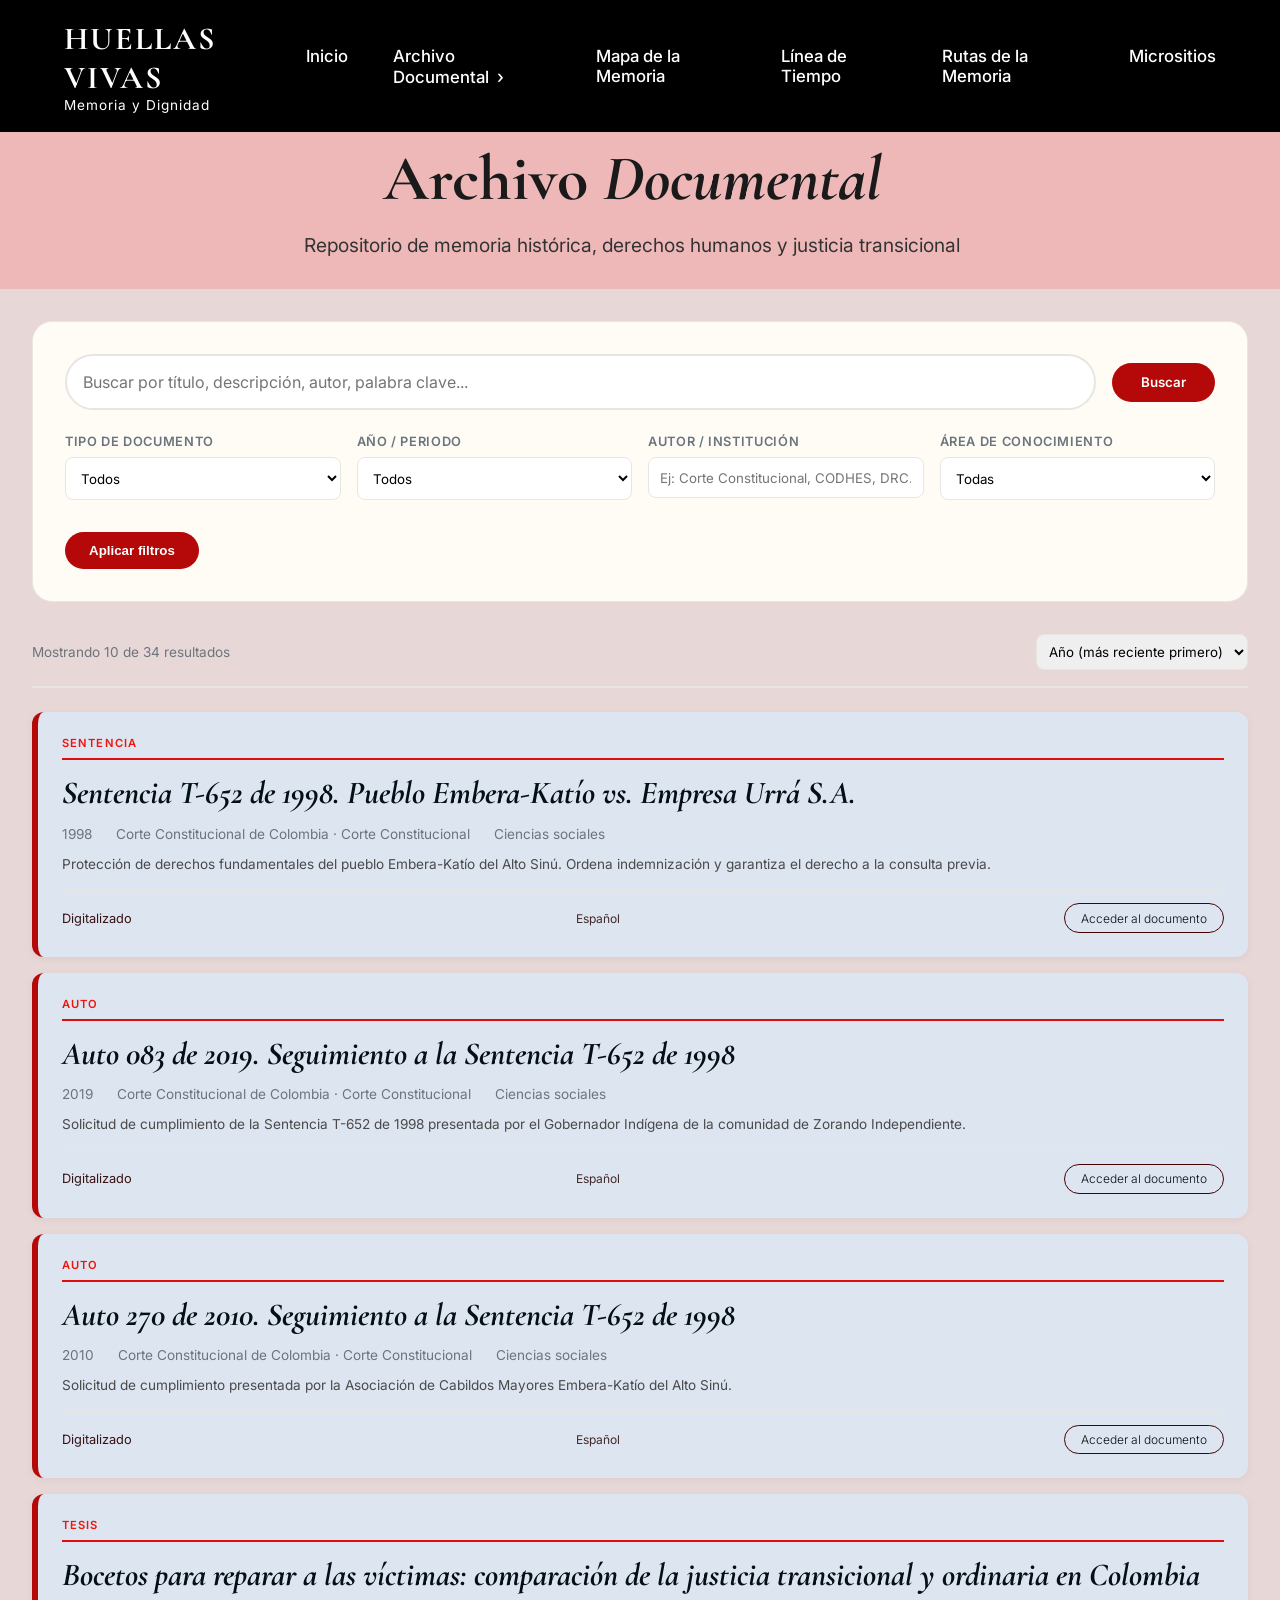
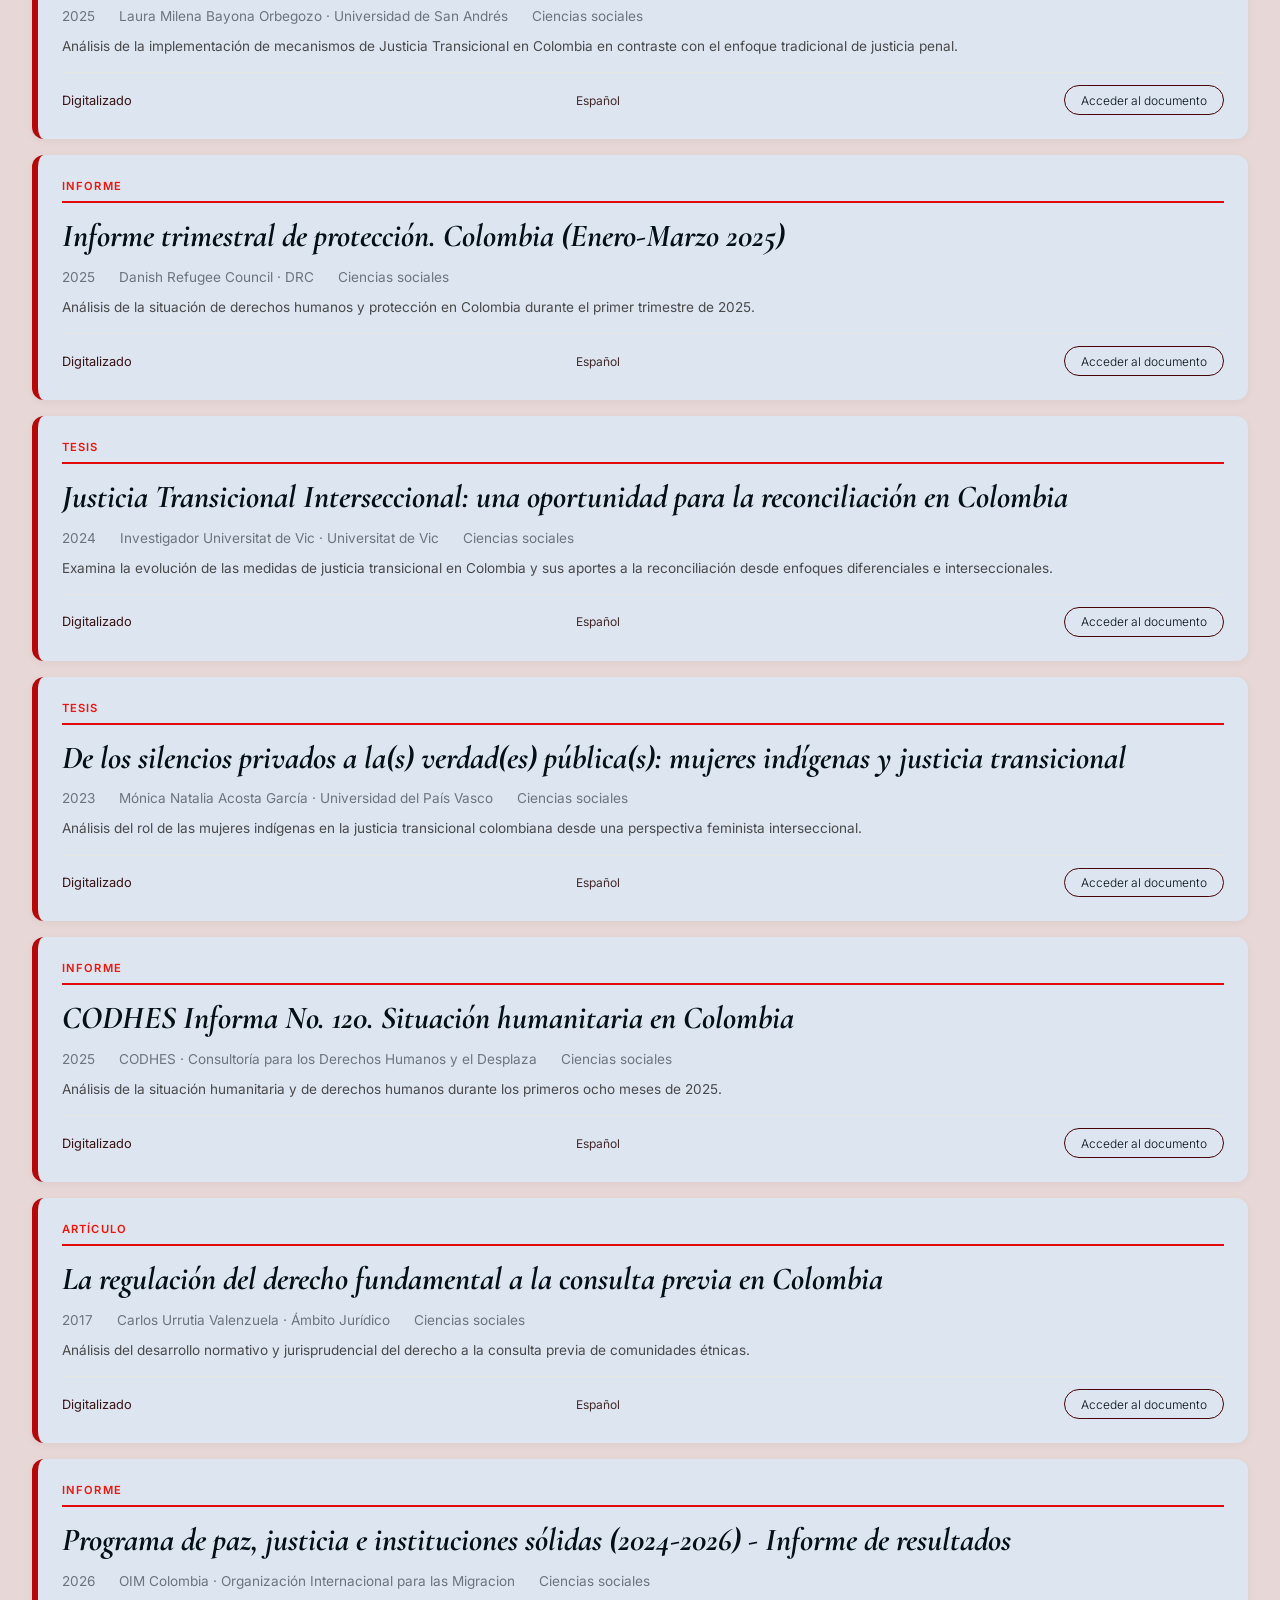
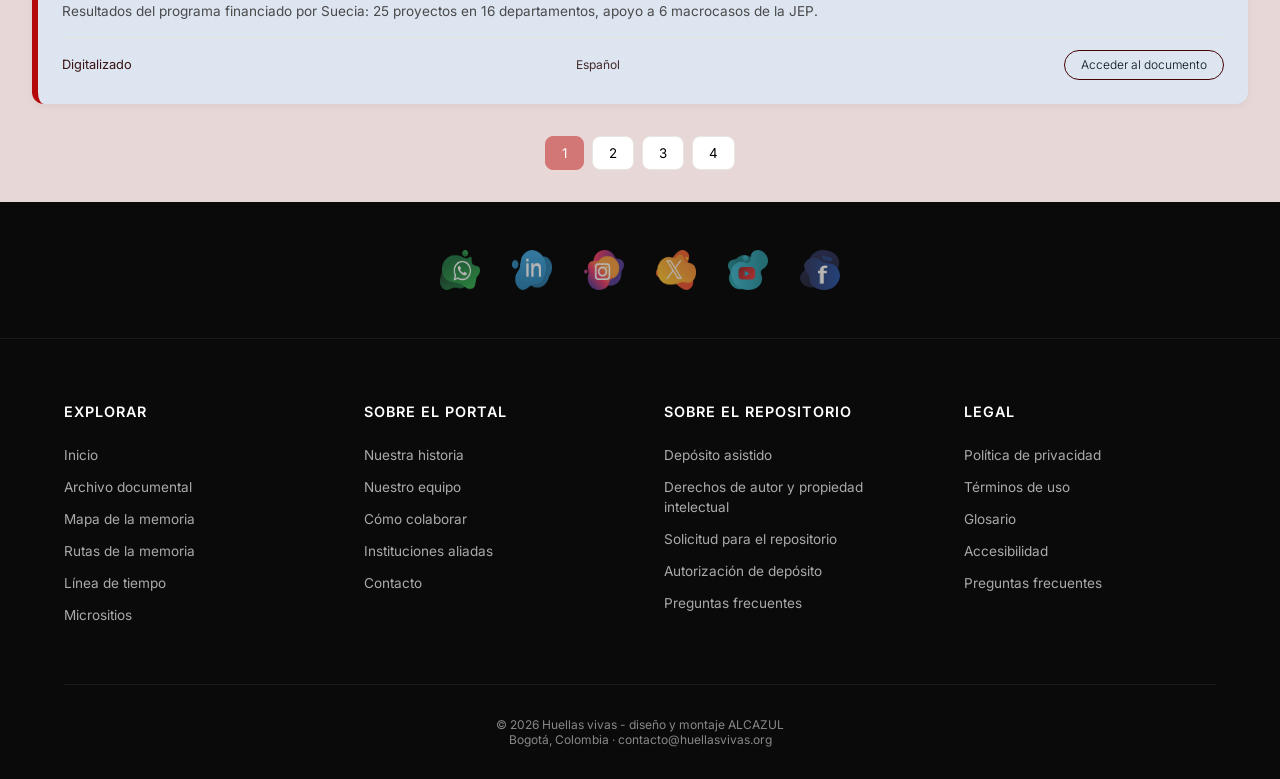
<file: archivo_documental.html>
<!DOCTYPE html>
<html lang="es">
<head>
    <meta charset="UTF-8">
    <meta name="viewport" content="width=device-width, initial-scale=1.0, viewport-fit=cover">
    <title>Huellas Vivas · Archivo Documental</title>
    <link rel="stylesheet" href="css/estilo.css">
    <link rel="preconnect" href="https://fonts.googleapis.com">
    <link rel="preconnect" href="https://fonts.gstatic.com" crossorigin>
    <link href="https://fonts.googleapis.com/css2?family=Cormorant+Garamond:wght@400;500;600;700&family=Inter:wght@400;500;600&display=swap" rel="stylesheet">
    <style>

        /* Forzar barra relativa solo en esta página */
.navbar-principal {
    position: relative !important;
    background: #000000 !important;
}

body {
    background: #e8d7d7;
}

.hero-archivo h1 {
    color: #e8d7d7 !important;
}

.hero-archivo p {
    color: #b40a0a !important;
}

        .repositorio-container {
            max-width: 1400px;
            margin: 2rem auto;
            padding: 0 2rem;
        }
        
        .buscador-section {
            background: #fefcf5;
            padding: 2rem;
            border-radius: 20px;
            margin-bottom: 2rem;
            border: 1px solid #e8e6e1;
        }
        
        .buscador-wrapper {
            display: flex;
            gap: 1rem;
            align-items: center;
            flex-wrap: wrap;
        }
        
        .buscador-input {
            flex: 1;
            padding: 1rem;
            font-size: 1rem;
            border: 2px solid #e8e6e1;
            border-radius: 50px;
            font-family: 'Inter', sans-serif;
            transition: border-color 0.3s;
        }
        
        .buscador-input:focus {
            outline: none;
            border-color: #939947;
        }
        
        .buscador-boton {
            background: #b50808;
            color: #feffff;
            border: none;
            padding: 0.7rem 1.8rem;
            border-radius: 50px;
            font-weight: 600;
            cursor: pointer;
            transition: background 0.3s;
            font-family: 'Inter', sans-serif;
            white-space: nowrap;
        }
        
        .buscador-boton:hover {
            background: #0c0000;
        }
        
        .filtros-grid {
            display: grid;
            grid-template-columns: repeat(auto-fit, minmax(200px, 1fr));
            gap: 1rem;
            margin-top: 1.5rem;
        }
        
        .filtro-group {
            display: flex;
            flex-direction: column;
            gap: 0.5rem;
        }
        
        .filtro-group label {
            font-size: 0.8rem;
            font-weight: 600;
            text-transform: uppercase;
            letter-spacing: 0.05em;
            color: #6c757d;
        }
        
        .filtro-group select, .filtro-group input {
            padding: 0.7rem;
            border: 1px solid #e8e6e1;
            border-radius: 8px;
            font-family: 'Inter', sans-serif;
            background: white;
            cursor: pointer;
        }
        
        .filtro-group select:focus, .filtro-group input:focus {
            outline: none;
            border-color: #939947;
        }
        
        .boton-filtros {
            background: #b50808;
            color: #feffff;
            border: none;
            padding: 0.7rem 1.5rem;
            border-radius: 50px;
            font-weight: 600;
            cursor: pointer;
            transition: background 0.3s;
            margin-top: 2rem;
        }
        
        .boton-filtros:hover {
            background: #050505;
        }
        
        .resultados-info {
            display: flex;
            justify-content: space-between;
            align-items: baseline;
            flex-wrap: wrap;
            margin-bottom: 1.5rem;
            padding-bottom: 1rem;
            border-bottom: 2px solid #e8e6e1;
        }
        
        .resultados-count {
            color: #6c757d;
            font-size: 0.85rem;
        }
        
        .criterios-busqueda {
            font-size: 0.75rem;
            color: #8b8b8b;
            margin-top: 0.25rem;
        }
        
        .ordenar-select {
            padding: 0.5rem;
            border: 1px solid #e8e6e1;
            border-radius: 8px;
            font-family: 'Inter', sans-serif;
        }
        
        .grid-resultados {
            display: flex;
            flex-direction: column;
            gap: 1rem;
            margin-bottom: 2rem;
        }
        
        .tarjeta-expediente {
            background: #dde5f1;
            border-radius: 12px;
            padding: 1.5rem;
            box-shadow: 0 2px 8px rgba(0, 0, 0, 0.05);
            transition: transform 0.2s, box-shadow 0.2s;
            border-left: 6px solid #b50808;
            font-family: 'Inter', sans-serif;
        }
        
        .tarjeta-expediente:hover {
            transform: translateX(4px);
            box-shadow: 0 6px 16px rgba(0, 0, 0, 0.1);
        }
        
.expediente-tipo {
    font-family: 'Inter', sans-serif;
    font-size: 0.7rem;
    font-weight: 600;
    text-transform: uppercase;
    letter-spacing: 0.1em;
    color: #f01409;
    margin-bottom: 0.75rem;
    padding-bottom: 0.5rem;
    border-bottom: 2px solid #e20b0b;  /* Línea gris */
}
        
.expediente-titulo {
    font-family: 'Cormorant Garamond', serif;
    font-size: 2rem;
    font-weight: 700;
    font-style: italic;
    color: #031015;
    margin-bottom: 0.75rem;
    line-height: 1.3;
}
        
        .expediente-metadatos {
            display: flex;
            flex-wrap: wrap;
            gap: 1.5rem;
            margin-bottom: 0.75rem;
            font-size: 0.85rem;
            color: #6c757d;
        }
        
        .expediente-resumen {
            font-size: 0.85rem;
            color: #4a4a4a;
            margin-bottom: 1rem;
            line-height: 1.5;
        }
        
        .expediente-estado {
            display: flex;
            flex-wrap: wrap;
            justify-content: space-between;
            align-items: center;
            margin-top: 0.5rem;
            padding-top: 0.75rem;
            border-top: 1px solid #e8e6e1;
        }
        
        .estado-acceso {
            font-size: 0.8rem;
            color: #381313;
        }
        
        .expediente-idioma {
            font-size: 0.75rem;
            color: #432929;
        }
        
        .enlace-documento {
            background: none;
            border: 1px solid #460303;
            color: #031015;
            padding: 0.4rem 1rem;
            border-radius: 70px;
            font-size: 0.75rem;
            font-weight: 300;
            text-decoration: none;
            transition: all 0.3s;
            display: inline-block;
        }
        
        .enlace-documento:hover {
            background: #460303;
            color: white;
        }
        
        .paginacion {
            display: flex;
            justify-content: center;
            gap: 0.5rem;
            flex-wrap: wrap;
            margin-top: 2rem;
        }
        
        .paginacion button {
            background: white;
            border: 1px solid #e8e6e1;
            padding: 0.5rem 1rem;
            border-radius: 8px;
            cursor: pointer;
            transition: all 0.3s;
            font-family: 'Inter', sans-serif;
        }
        
        .paginacion button:hover {
            background: #e72424;
            color: white;
            border-color: #e72424;
        }
        
        .paginacion button.active {
            background: #d37676;
            color: white;
            border-color: #d37676;
        }
        
        .sin-resultados {
            text-align: center;
            padding: 3rem;
            color: #e72424;
        
        @media (max-width: 768px) {
            .repositorio-container {
                padding: 0 1rem;
            }
            .expediente-titulo {
                font-size: 1.1rem;
            }
            .expediente-metadatos {
                flex-direction: column;
                gap: 0.5rem;
            }
            .expediente-estado {
                flex-direction: column;
                align-items: flex-start;
                gap: 0.5rem;
            }
            .buscador-wrapper {
                flex-direction: column;
            }
            .buscador-boton {
                width: 100%;
                text-align: center;
            }
        }
        /* Forzar barra relativa solo en esta página */
.navbar-principal {
    position: relative !important;
    background: #0a0a1a !important;
}
    </style>
</head>
<body>

<nav class="navbar-principal">
    <div class="navbar-container">
        <div class="navbar-logo">
            <a href="index.html">
                <span class="logo-text">HUELLAS VIVAS</span>
                <span class="logo-subtitle">Memoria y Dignidad</span>
            </a>
        </div>
        
        <button class="navbar-toggle" id="navbar-toggle" aria-label="Menú">
            <span></span>
            <span></span>
            <span></span>
        </button>
        
        <div class="navbar-menu" id="navbar-menu">
            <ul>
                <li><a href="index.html" class="nav-link">Inicio</a></li>
                <li class="nav-dropdown">
                    <a href="#" class="nav-link">Archivo Documental <span class="dropdown-arrow">›</span></a>
                    <ul class="dropdown-menu">
                        <li><a href="ARCHIVO_DOCUMENTAL.html">Todos los documentos</a></li>
                        <li><a href="NORMATIVIDAD.html">Normatividad</a></li>
                        <li><a href="ARCHIVO_DOCUMENTAL.html?seccion=comunidades">Comunidades</a></li>
                        <li><a href="ARCHIVO_DOCUMENTAL.html?seccion=clasificacion">Clasificación</a></li>
                        <li><a href="ARCHIVO_DOCUMENTAL.html?seccion=tipologias">Tipologías</a></li>
                        <li><a href="ARCHIVO_DOCUMENTAL.html?seccion=multimedia">Multimedia</a></li>
                    </ul>
                </li>
                <li><a href="MAPA_MEMORIA.html" class="nav-link">Mapa de la Memoria</a></li>
                <li><a href="LINEA_TIEMPO.html" class="nav-link">Línea de Tiempo</a></li>
                <li><a href="RUTA_MEMORIA.html" class="nav-link">Rutas de la Memoria</a></li>
                <li><a href="MICROSITIOS.html" class="nav-link">Micrositios</a></li>
            </ul>
        </div>
    </div>
</nav>

<main>
<section class="hero-archivo" style="background: #eeb8b8; padding:0.5rem 2rem 2rem 1rem; text-align: center; margin-top: 0;">
    <div class="hero-archivo-content">
        <h1 style="color:#1a1a1a !important; font-family: 'Cormorant Garamond', serif; font-size: 4rem; margin-bottom: 1rem;">Archivo <i>Documental</i></h1>
<p style="color:#333333 !important; font-family: 'Inter', sans-serif; font-size: 1.2rem; max-width: 700px; margin: 0 auto;">Repositorio de memoria histórica, derechos humanos y justicia transicional</p>
</div>
</section>

    <div class="repositorio-container">
        <div class="buscador-section">
            <div class="buscador-wrapper">
                <input type="text" id="buscadorTexto" class="buscador-input" placeholder="Buscar por título, descripción, autor, palabra clave...">
                <button id="btnBuscarTexto" class="buscador-boton">Buscar</button>
            </div>
            
            <div class="filtros-grid">
                <div class="filtro-group">
                    <label>Tipo de documento</label>
                    <select id="filtroTipo">
                        <option value="todos">Todos</option>
                        <option value="Sentencia">Sentencias</option>
                        <option value="Auto">Autos de seguimiento</option>
                        <option value="Tesis">Tesis académicas</option>
                        <option value="Informe">Informes</option>
                        <option value="Artículo">Artículos jurídicos</option>
                        <option value="Testimonio">Testimonios</option>
                        <option value="Fotografía">Fotografías</option>
                        <option value="Ley">Leyes</option>
                        <option value="Video">Videos</option>
                        <option value="Mapa">Mapas</option>
                        <option value="Constitución">Constituciones</option>
                        <option value="Tratado internacional">Tratados internacionales</option>
                        <option value="Convención">Convenciones</option>
                        <option value="Protocolo">Protocolos</option>
                    </select>
                </div>
                
                <div class="filtro-group">
                    <label>Año / Periodo</label>
                    <select id="filtroAnio">
                        <option value="todos">Todos</option>
                        <optgroup label="Periodos históricos (investigación)">
                            <option value="periodo1">1960 - 1980 · Silenciamiento institucional</option>
                            <option value="periodo2">1990 - 2010 · Emergencia de la memoria social</option>
                            <option value="periodo3">2011 - actualidad · Justicia transicional y digitalización</option>
                        </optgroup>
                        <optgroup label="Periodos por décadas">
                            <option value="decada1">1960 - 1980</option>
                            <option value="decada2">1981 - 2000</option>
                            <option value="decada3">2001 - 2020</option>
                            <option value="decada4">2021 - actualidad</option>
                        </optgroup>
                    </select>
                </div>
                
                <div class="filtro-group">
                    <label>Autor / Institución</label>
                    <input type="text" id="filtroAutor" placeholder="Ej: Corte Constitucional, CODHES, DRC...">
                </div>
                
                <div class="filtro-group">
                    <label>Área de conocimiento</label>
                    <select id="filtroArea">
                        <option value="todos">Todas</option>
                        <option value="100">Filosofía y psicología</option>
                        <option value="200">Religión</option>
                        <option value="300">Ciencias sociales</option>
                        <option value="400">Lenguas</option>
                        <option value="500">Ciencias naturales y matemáticas</option>
                        <option value="600">Tecnología y ciencias aplicadas</option>
                        <option value="700">Arte</option>
                        <option value="800">Literatura</option>
                        <option value="900">Historia y geografía</option>
                    </select>
                </div>
            </div>
            
            <button id="btnFiltros" class="boton-filtros">Aplicar filtros</button>
        </div>
        
        <div class="resultados-info">
            <div>
                <div id="resultadosCount" class="resultados-count">Mostrando 0 resultados</div>
                <div id="criteriosBusqueda" class="criterios-busqueda"></div>
            </div>
            <select id="ordenarSelect" class="ordenar-select">
                <option value="año-desc">Año (más reciente primero)</option>
                <option value="año-asc">Año (más antiguo primero)</option>
                <option value="titulo-asc">Título (A-Z)</option>
            </select>
        </div>
        
        <div id="resultadosContainer" class="grid-resultados"></div>
        
        <div id="paginacionContainer" class="paginacion"></div>
    </div>
</main>

<section class="social-section" aria-label="Redes sociales del proyecto">
    <div class="social-icons">
        <a href="https://wa.me/tu-numero" target="_blank"><img src="assets/iconos/whats.png" alt="WhatsApp"></a>
        <a href="https://www.linkedin.com/in/tu-perfil" target="_blank"><img src="assets/iconos/linkedin.png" alt="LinkedIn"></a>
        <a href="https://www.instagram.com/tu-perfil" target="_blank"><img src="assets/iconos/insta.png" alt="Instagram"></a>
        <a href="https://twitter.com/tu-perfil" target="_blank"><img src="assets/iconos/x.png" alt="X"></a>
        <a href="https://www.youtube.com/tu-canal" target="_blank"><img src="assets/iconos/youtube.png" alt="YouTube"></a>
        <a href="https://www.facebook.com/tu-perfil" target="_blank"><img src="assets/iconos/face.png" alt="Facebook"></a>
    </div>
</section>

<footer>
    <div class="footer-contenido">
        <div class="footer-enlaces">
            <h3>EXPLORAR</h3>
            <ul>
                <li><a href="index.html">Inicio</a></li>
                <li><a href="ARCHIVO_DOCUMENTAL.html">Archivo documental</a></li>
                <li><a href="MAPA_MEMORIA.html">Mapa de la memoria</a></li>
                <li><a href="RUTA_MEMORIA.html">Rutas de la memoria</a></li>
                <li><a href="LINEA_TIEMPO.html">Línea de tiempo</a></li>
                <li><a href="MICROSITIOS.html">Micrositios</a></li>
            </ul>
        </div>
        <div class="footer-enlaces">
            <h3>SOBRE EL PORTAL</h3>
            <ul>
                <li><a href="#" id="footer-que-es">Nuestra historia</a></li>
                <li><a href="#" id="footer-equipo">Nuestro equipo</a></li>
                <li><a href="#" id="footer-colaborar">Cómo colaborar</a></li>
                <li><a href="#">Instituciones aliadas</a></li>
                <li><a href="#" id="footer-contacto">Contacto</a></li>
            </ul>
        </div>
        <div class="footer-enlaces">
            <h3>SOBRE EL REPOSITORIO</h3>
            <ul>
                <li><a href="#">Depósito asistido</a></li>
                <li><a href="#">Derechos de autor y propiedad intelectual</a></li>
                <li><a href="#">Solicitud para el repositorio</a></li>
                <li><a href="#">Autorización de depósito</a></li>
                <li><a href="#">Preguntas frecuentes</a></li>
            </ul>
        </div>
        <div class="footer-enlaces">
            <h3>LEGAL</h3>
            <ul>
                <li><a href="#">Política de privacidad</a></li>
                <li><a href="#">Términos de uso</a></li>
                <li><a href="#">Glosario</a></li>
                <li><a href="#">Accesibilidad</a></li>
                <li><a href="#">Preguntas frecuentes</a></li>
            </ul>
        </div>
    </div>
    <div class="footer-copyright">
        <p>© 2026 Huellas vivas - diseño y montaje ALCAZUL</p>
        <p>Bogotá, Colombia · <a href="mailto:contacto@huellasvivas.org">contacto@huellasvivas.org</a></p>
    </div>
</footer>

<div id="footer-modal">
    <div class="modal-contenido">
        <div class="modal-header">
            <h3 id="modal-title">Información</h3>
            <span class="modal-close" id="modal-close">&times;</span>
        </div>
        <div class="modal-body" id="modal-body"></div>
    </div>
</div>

<script>
    // ===== 25 DOCUMENTOS DEL REPOSITORIO =====
    const documentosRepo = [
        { titulo: "Sentencia T-652 de 1998. Pueblo Embera-Katío vs. Empresa Urrá S.A.", tipo: "Sentencia", año: 1998, autores: "Corte Constitucional de Colombia", organizacion: "Corte Constitucional", descripcion: "Protección de derechos fundamentales del pueblo Embera-Katío del Alto Sinú. Ordena indemnización y garantiza el derecho a la consulta previa.", url: "https://www.corteconstitucional.gov.co/relatoria/1998/T-652-98.htm", area: "300", digitalizado: true, palabrasClave: ["embera", "consulta previa", "indígenas"] },
        { titulo: "Auto 083 de 2019. Seguimiento a la Sentencia T-652 de 1998", tipo: "Auto", año: 2019, autores: "Corte Constitucional de Colombia", organizacion: "Corte Constitucional", descripcion: "Solicitud de cumplimiento de la Sentencia T-652 de 1998 presentada por el Gobernador Indígena de la comunidad de Zorando Independiente.", url: "https://www.corteconstitucional.gov.co/relatoria/autos/2019/a083-19.htm", area: "300", digitalizado: true, palabrasClave: ["seguimiento", "embera"] },
        { titulo: "Auto 270 de 2010. Seguimiento a la Sentencia T-652 de 1998", tipo: "Auto", año: 2010, autores: "Corte Constitucional de Colombia", organizacion: "Corte Constitucional", descripcion: "Solicitud de cumplimiento presentada por la Asociación de Cabildos Mayores Embera-Katío del Alto Sinú.", url: "https://www.corteconstitucional.gov.co/relatoria/autos/2010/a270-10.htm", area: "300", digitalizado: true, palabrasClave: ["seguimiento", "embera"] },
        { titulo: "Bocetos para reparar a las víctimas: comparación de la justicia transicional y ordinaria en Colombia", tipo: "Tesis", año: 2025, autores: "Laura Milena Bayona Orbegozo", organizacion: "Universidad de San Andrés", descripcion: "Análisis de la implementación de mecanismos de Justicia Transicional en Colombia en contraste con el enfoque tradicional de justicia penal.", url: "https://repositorio.udesa.edu.ar/items/d5c4f1b5-5a21-4fcb-8527-3cb853c6a9bd/full", area: "300", digitalizado: true, palabrasClave: ["justicia transicional", "reparación"] },
        { titulo: "Informe trimestral de protección. Colombia (Enero-Marzo 2025)", tipo: "Informe", año: 2025, autores: "Danish Refugee Council", organizacion: "DRC", descripcion: "Análisis de la situación de derechos humanos y protección en Colombia durante el primer trimestre de 2025.", url: "https://www.pro.drc.ngo/resources/documents/protection-reports-colombia", area: "300", digitalizado: true, palabrasClave: ["protección", "desplazamiento"] },
        { titulo: "Justicia Transicional Interseccional: una oportunidad para la reconciliación en Colombia", tipo: "Tesis", año: 2024, autores: "Investigador Universitat de Vic", organizacion: "Universitat de Vic", descripcion: "Examina la evolución de las medidas de justicia transicional en Colombia y sus aportes a la reconciliación desde enfoques diferenciales e interseccionales.", url: "https://searchworks.stanford.edu/articles/edstdx__edstdx.10803.692966", area: "300", digitalizado: true, palabrasClave: ["justicia transicional", "interseccionalidad"] },
        { titulo: "De los silencios privados a la(s) verdad(es) pública(s): mujeres indígenas y justicia transicional", tipo: "Tesis", año: 2023, autores: "Mónica Natalia Acosta García", organizacion: "Universidad del País Vasco", descripcion: "Análisis del rol de las mujeres indígenas en la justicia transicional colombiana desde una perspectiva feminista interseccional.", url: "https://research.science.eus/documentos/674770e46eecbf153663cfcd", area: "300", digitalizado: true, palabrasClave: ["mujeres indígenas", "justicia transicional"] },
        { titulo: "CODHES Informa No. 120. Situación humanitaria en Colombia", tipo: "Informe", año: 2025, autores: "CODHES", organizacion: "Consultoría para los Derechos Humanos y el Desplazamiento", descripcion: "Análisis de la situación humanitaria y de derechos humanos durante los primeros ocho meses de 2025.", url: "https://codhes.org/?option=com_docman&task=cat_view&gid=56&dir=ASC&order=date&Itemid=51&limit=10&limitstart=10", area: "300", digitalizado: true, palabrasClave: ["desplazamiento", "CODHES"] },
        { titulo: "La regulación del derecho fundamental a la consulta previa en Colombia", tipo: "Artículo", año: 2017, autores: "Carlos Urrutia Valenzuela", organizacion: "Ámbito Jurídico", descripcion: "Análisis del desarrollo normativo y jurisprudencial del derecho a la consulta previa de comunidades étnicas.", url: "https://www.ambitojuridico.com/noticias/constitucional-y-derechos-humanos/la-regulacion-del-derecho-fundamental-la-consulta-previa", area: "300", digitalizado: true, palabrasClave: ["consulta previa", "comunidades étnicas"] },
        { titulo: "Programa de paz, justicia e instituciones sólidas (2024-2026) - Informe de resultados", tipo: "Informe", año: 2026, autores: "OIM Colombia", organizacion: "Organización Internacional para las Migraciones", descripcion: "Resultados del programa financiado por Suecia: 25 proyectos en 16 departamentos, apoyo a 6 macrocasos de la JEP.", url: "https://colombia.iom.int/es/news/representantes-del-sistema-de-paz-gobierno-y-cooperacion-evaluan-el-impacto-del-programa-suecia-oim-en-colombia", area: "300", digitalizado: true, palabrasClave: ["OIM", "JEP", "cooperación"] },
        { titulo: "Informe temático: Confinamiento en Colombia (Marzo 2024)", tipo: "Informe", año: 2024, autores: "Danish Refugee Council", organizacion: "DRC", descripcion: "Análisis de la situación de confinamiento de comunidades en zonas afectadas por el conflicto armado.", url: "https://www.pro.drc.ngo/resources/documents/protection-reports-colombia", area: "300", digitalizado: true, palabrasClave: ["confinamiento", "comunidades"] },
        { titulo: "Informe temático: Salud mental en contextos de desplazamiento (Septiembre 2024)", tipo: "Informe", año: 2024, autores: "Danish Refugee Council", organizacion: "DRC", descripcion: "Impacto del desplazamiento forzado en la salud mental de las víctimas.", url: "https://www.pro.drc.ngo/resources/documents/protection-reports-colombia", area: "300", digitalizado: true, palabrasClave: ["salud mental", "desplazamiento"] },
        { titulo: "Informe sobre la doble afectación en Colombia (Diciembre 2023)", tipo: "Informe", año: 2023, autores: "Danish Refugee Council", organizacion: "DRC", descripcion: "Análisis de la afectación múltiple en víctimas del conflicto armado.", url: "https://www.pro.drc.ngo/resources/documents/protection-reports-colombia", area: "300", digitalizado: true, palabrasClave: ["doble afectación", "víctimas"] },
        { titulo: "Análisis de Riesgos y Necesidades de VBG Colombia (Diciembre 2023)", tipo: "Informe", año: 2023, autores: "Danish Refugee Council", organizacion: "DRC", descripcion: "Evaluación de riesgos de violencia basada en género en contextos de desplazamiento.", url: "https://www.pro.drc.ngo/resources/documents/protection-reports-colombia", area: "300", digitalizado: true, palabrasClave: ["VBG", "violencia de género"] },
        { titulo: "Informe temático: Protección de la niñez (Noviembre 2023)", tipo: "Informe", año: 2023, autores: "Danish Refugee Council", organizacion: "DRC", descripcion: "Situación de los derechos de niños, niñas y adolescentes afectados por el conflicto.", url: "https://www.pro.drc.ngo/resources/documents/protection-reports-colombia", area: "300", digitalizado: true, palabrasClave: ["niñez", "protección"] },
        { titulo: "Masacre de Bojayá. Informe de la Comisión de la Verdad", tipo: "Informe", año: 2002, autores: "Comisión de la Verdad", organizacion: "CEV", descripcion: "79 personas murieron cuando un cilindro bomba impactó la iglesia donde se refugiaban. Testimonios y análisis forense.", url: "https://comisiondelaverdad.co/bojaya", area: "900", digitalizado: true, palabrasClave: ["bojayá", "masacre", "chocó"] },
        { titulo: "La tierra que nos quitaron. Testimonio de una campesina desplazada", tipo: "Testimonio", año: 2021, autores: "María del Carmen López", organizacion: "", descripcion: "Relato de una campesina desplazada que después de 20 años pudo regresar a su tierra en el Meta.", url: "https://www.centrodememoriahistorica.gov.co/testimonios/tierra-quitaron", area: "300", digitalizado: true, palabrasClave: ["desplazamiento", "tierra", "campesina"] },
        { titulo: "Marcha del silencio. Fotografía de Jesús Abad Colorado", tipo: "Fotografía", año: 2008, autores: "Jesús Abad Colorado", organizacion: "", descripcion: "Millones de personas marcharon contra la violencia. Imagen icónica del 4 de febrero de 2008.", url: "https://www.jesusabadcolorado.com/marcha-silencio", area: "700", digitalizado: true, palabrasClave: ["marcha", "silencio", "bogotá"] },
        { titulo: "Comisión de la Verdad. Informe final 'Hay futuro si hay verdad'", tipo: "Informe", año: 2022, autores: "Comisión para el Esclarecimiento de la Verdad", organizacion: "CEV", descripcion: "Hallazgos, recomendaciones y análisis del conflicto armado colombiano. 11 volúmenes.", url: "https://web.comisiondelaverdad.co/actualidad/noticias/informe-final-hay-futuro-si-hay-verdad", area: "300", digitalizado: true, palabrasClave: ["verdad", "comisión", "justicia"] },
        { titulo: "Ley de Justicia y Paz (Ley 975 de 2005)", tipo: "Ley", año: 2005, autores: "Congreso de Colombia", organizacion: "", descripcion: "Marco legal para la desmovilización de grupos paramilitares y la reparación a víctimas.", url: "https://www.funcionpublica.gov.co/eva/gestornormativo/norma.php?i=15264", area: "300", digitalizado: true, palabrasClave: ["justicia", "paz", "desmovilización"] },
        { titulo: "El Salado. Memoria de una masacre", tipo: "Testimonio", año: 2010, autores: "Centro de Memoria de Montes de María", organizacion: "", descripcion: "Testimonios de sobrevivientes de la masacre de El Salado (febrero de 2000).", url: "https://centrodememoriahistorica.gov.co/el-salado", area: "900", digitalizado: true, palabrasClave: ["salado", "montes de maría", "masacre"] },
        { titulo: "Palacio de Justicia. Toma y retoma de 1985", tipo: "Informe", año: 1985, autores: "Comisión de la Verdad", organizacion: "", descripcion: "Informe sobre la toma y retoma del Palacio de Justicia. Personas desaparecidas y víctimas fatales.", url: "https://comisiondelaverdad.co/palacio-justicia", area: "900", digitalizado: true, palabrasClave: ["palacio", "justicia", "M-19"] },
        { titulo: "Mujeres tejedoras de paz. Documental", tipo: "Video", año: 2019, autores: "ONU Mujeres", organizacion: "ONU", descripcion: "Documental sobre lideresas sociales constructoras de paz en territorios afectados por el conflicto.", url: "https://www.onumujeres.org/tejedoras-de-paz", area: "300", digitalizado: true, palabrasClave: ["mujeres", "paz", "lideresas"] },
        { titulo: "Mapa de la violencia en Colombia (1985-2016)", tipo: "Mapa", año: 2017, autores: "Centro Nacional de Memoria Histórica", organizacion: "CNMH", descripcion: "Mapa interactivo con georreferenciación de más de 2000 hechos violentos.", url: "https://centrodememoriahistorica.gov.co/mapa-violencia/", area: "900", digitalizado: true, palabrasClave: ["mapa", "violencia", "georreferenciación"] },
        { titulo: "Afrodescendientes y conflicto armado. Informe diferencial", tipo: "Informe", año: 2018, autores: "Comisión de la Verdad", organizacion: "", descripcion: "Impacto diferencial del conflicto en comunidades afrocolombianas del Pacífico.", url: "https://comisiondelaverdad.co/afrodescendientes", area: "300", digitalizado: true, palabrasClave: ["afro", "étnias", "pacífico"] }
    ];

    // ===== 9 INSTRUMENTOS NORMATIVOS =====
    const normasInternacionales = [
        { titulo: "Constitución Política de Colombia (1991) - Arts. 15, 20, 23, 74", tipo: "Constitución", año: 1991, autores: "Asamblea Nacional Constituyente", organizacion: "República de Colombia", descripcion: "Define los derechos fundamentales a la intimidad, a recibir información veraz, a presentar peticiones y a acceder a los documentos públicos.", url: "http://www.secretariasenado.gov.co/index.php/constitucion-politica", area: "300", digitalizado: true, palabrasClave: ["constitución", "derechos fundamentales"] },
        { titulo: "Pacto Internacional de Derechos Civiles y Políticos - Ley 74 de 1968", tipo: "Tratado internacional", año: 1968, autores: "ONU", organizacion: "Naciones Unidas", descripcion: "Establece el derecho a la verdad y a la justicia, fundamentando el acceso a la información como parte del debido proceso.", url: "https://www.ohchr.org/es/instruments-mechanisms/instruments/international-covenant-civil-and-political-rights", area: "300", digitalizado: true, palabrasClave: ["derechos civiles", "verdad"] },
        { titulo: "Convención Americana sobre Derechos Humanos - Ley 16 de 1972", tipo: "Convención", año: 1972, autores: "OEA", organizacion: "Organización de Estados Americanos", descripcion: "Consagra el derecho a la verdad y la obligación estatal de investigar violaciones graves de DDHH.", url: "https://www.cidh.oas.org/basicos/spanish/basicos2.htm", area: "300", digitalizado: true, palabrasClave: ["derechos humanos", "verdad"] },
        { titulo: "Convención contra la Tortura - Ley 70 de 1986", tipo: "Convención", año: 1986, autores: "ONU", organizacion: "Naciones Unidas", descripcion: "Obliga a los Estados a investigar y documentar delitos de tortura. Los archivos como prueba forense.", url: "https://www.ohchr.org/es/instruments-mechanisms/instruments/convention-against-torture-and-other-cruel-inhuman-or-degrading", area: "300", digitalizado: true, palabrasClave: ["tortura", "investigación"] },
        { titulo: "Convención sobre Desapariciones Forzadas - Ley 1418 de 2010", tipo: "Convención", año: 2010, autores: "ONU", organizacion: "Naciones Unidas", descripcion: "Establece el derecho de las familias a conocer el paradero de los desaparecidos. Los archivos como derecho humano.", url: "https://www.ohchr.org/es/instruments-mechanisms/instruments/international-convention-protection-all-persons-enforced", area: "300", digitalizado: true, palabrasClave: ["desaparición forzada", "archivos"] },
        { titulo: "Estatuto de Roma de la CPI - Ley 742 de 2002", tipo: "Tratado internacional", año: 2002, autores: "Corte Penal Internacional", organizacion: "ONU", descripcion: "Define crímenes de guerra y de lesa humanidad, exigiendo la preservación de pruebas documentales.", url: "https://www.icc-cpi.int/es/romestatute", area: "300", digitalizado: true, palabrasClave: ["CPI", "crímenes de guerra"] },
        { titulo: "Protocolo II Adicional a los Convenios de Ginebra - Ley 171 de 1994", tipo: "Protocolo", año: 1994, autores: "CICR", organizacion: "Comité Internacional de la Cruz Roja", descripcion: "Rige la protección de la población civil y los registros de víctimas en conflictos no internacionales.", url: "https://www.icrc.org/es/doc/assets/files/other/icrc_003_0321.pdf", area: "300", digitalizado: true, palabrasClave: ["población civil", "registros de víctimas"] },
        { titulo: "Convenio 169 de la OIT - Ley 21 de 1991", tipo: "Convención", año: 1991, autores: "OIT", organizacion: "Organización Internacional del Trabajo", descripcion: "Garantiza el derecho a la consulta previa y a la autodeterminación informativa de pueblos indígenas.", url: "https://www.ilo.org/es/resource/convenio-169-de-la-oit", area: "300", digitalizado: true, palabrasClave: ["pueblos indígenas", "consulta previa"] },
        { titulo: "Principios para la lucha contra la impunidad (Principios Joinet/Orentlicher, 2005)", tipo: "Instrumento internacional", año: 2005, autores: "ONU", organizacion: "Comisión de Derechos Humanos", descripcion: "Establecen el derecho inalienable a la verdad, la obligación de preservar archivos y la creación de comisiones de la verdad.", url: "https://www.ohchr.org/es/instruments-mechanisms/instruments/updated-set-principles-protection-and-promotion-human-rights-through", area: "300", digitalizado: true, palabrasClave: ["impunidad", "verdad"] }
    ];

    const todosLosDocumentos = [...documentosRepo, ...normasInternacionales];
    let resultadosFiltrados = [...todosLosDocumentos];
    let paginaActual = 1;
    const resultadosPorPagina = 10;

    const buscadorTexto = document.getElementById('buscadorTexto');
    const btnBuscarTexto = document.getElementById('btnBuscarTexto');
    const filtroTipo = document.getElementById('filtroTipo');
    const filtroAnio = document.getElementById('filtroAnio');
    const filtroAutor = document.getElementById('filtroAutor');
    const filtroArea = document.getElementById('filtroArea');
    const btnFiltros = document.getElementById('btnFiltros');
    const ordenarSelect = document.getElementById('ordenarSelect');
    const resultadosContainer = document.getElementById('resultadosContainer');
    const resultadosCount = document.getElementById('resultadosCount');
    const criteriosBusqueda = document.getElementById('criteriosBusqueda');
    const paginacionContainer = document.getElementById('paginacionContainer');

    let filtrosActivos = { texto: "", tipo: "todos", anio: "todos", autor: "", area: "todos" };

    function obtenerNombreArea(codigo) {
        const areas = {
            "100": "Filosofía y psicología",
            "200": "Religión",
            "300": "Ciencias sociales",
            "400": "Lenguas",
            "500": "Ciencias naturales y matemáticas",
            "600": "Tecnología y ciencias aplicadas",
            "700": "Arte",
            "800": "Literatura",
            "900": "Historia y geografía"
        };
        return areas[codigo] || codigo;
    }

    function obtenerNombrePeriodo(valor) {
        const periodos = {
            "periodo1": "1960-1980 · Silenciamiento institucional",
            "periodo2": "1990-2010 · Emergencia de la memoria social",
            "periodo3": "2011-actualidad · Justicia transicional y digitalización",
            "decada1": "1960-1980",
            "decada2": "1981-2000",
            "decada3": "2001-2020",
            "decada4": "2021-actualidad"
        };
        return periodos[valor] || valor;
    }

    function evaluarFiltroAnio(docAño, filtroValor) {
        if (filtroValor === "todos") return true;
        
        if (filtroValor === "periodo1") return docAño >= 1960 && docAño <= 1980;
        if (filtroValor === "periodo2") return docAño >= 1990 && docAño <= 2010;
        if (filtroValor === "periodo3") return docAño >= 2011;
        
        if (filtroValor === "decada1") return docAño >= 1960 && docAño <= 1980;
        if (filtroValor === "decada2") return docAño >= 1981 && docAño <= 2000;
        if (filtroValor === "decada3") return docAño >= 2001 && docAño <= 2020;
        if (filtroValor === "decada4") return docAño >= 2021;
        
        return false;
    }

    function obtenerCriteriosTexto() {
        const criterios = [];
        if (filtrosActivos.texto) criterios.push(`texto: "${filtrosActivos.texto}"`);
        if (filtrosActivos.tipo !== "todos") criterios.push(`tipo: ${filtrosActivos.tipo}`);
        if (filtrosActivos.anio !== "todos") {
            const nombrePeriodo = obtenerNombrePeriodo(filtrosActivos.anio);
            criterios.push(`periodo: ${nombrePeriodo}`);
        }
        if (filtrosActivos.autor) criterios.push(`autor: ${filtrosActivos.autor}`);
        if (filtrosActivos.area !== "todos") criterios.push(`área: ${obtenerNombreArea(filtrosActivos.area)}`);
        return criterios;
    }

    function actualizarCriteriosBusqueda() {
        const criterios = obtenerCriteriosTexto();
        if (criterios.length === 0) {
            criteriosBusqueda.innerHTML = "";
        } else {
            criteriosBusqueda.innerHTML = `Filtros aplicados: ${criterios.join(" · ")}`;
        }
    }

    function filtrarDocumentos() {
        filtrosActivos = {
            texto: buscadorTexto.value,
            tipo: filtroTipo.value,
            anio: filtroAnio.value,
            autor: filtroAutor.value,
            area: filtroArea.value
        };
        
        const textoBusqueda = filtrosActivos.texto.toLowerCase();
        const tipo = filtrosActivos.tipo;
        const anioFiltro = filtrosActivos.anio;
        const autor = filtrosActivos.autor.toLowerCase();
        const area = filtrosActivos.area;

        resultadosFiltrados = todosLosDocumentos.filter(doc => {
            let coincideTexto = true;
            if (textoBusqueda) {
                coincideTexto = doc.titulo.toLowerCase().includes(textoBusqueda) ||
                    doc.descripcion.toLowerCase().includes(textoBusqueda) ||
                    doc.autores.toLowerCase().includes(textoBusqueda) ||
                    (doc.palabrasClave && doc.palabrasClave.some(p => p.toLowerCase().includes(textoBusqueda)));
            }
            let coincideTipo = true;
            if (tipo !== 'todos') coincideTipo = doc.tipo === tipo;
            let coincideAnio = evaluarFiltroAnio(doc.año, anioFiltro);
            let coincideAutor = true;
            if (autor) coincideAutor = doc.autores.toLowerCase().includes(autor) || doc.organizacion.toLowerCase().includes(autor);
            let coincideArea = true;
            if (area !== 'todos') coincideArea = doc.area === area;
            return coincideTexto && coincideTipo && coincideAnio && coincideAutor && coincideArea;
        });
        
        ordenarResultados();
        paginaActual = 1;
        renderizarResultados();
        actualizarCriteriosBusqueda();
    }

    function ordenarResultados() {
        const criterio = ordenarSelect.value;
        resultadosFiltrados.sort((a, b) => {
            if (criterio === 'año-desc') return b.año - a.año;
            if (criterio === 'año-asc') return a.año - b.año;
            if (criterio === 'titulo-asc') return a.titulo.localeCompare(b.titulo);
            return 0;
        });
    }

    function renderizarResultados() {
        const inicio = (paginaActual - 1) * resultadosPorPagina;
        const fin = inicio + resultadosPorPagina;
        const resultadosPagina = resultadosFiltrados.slice(inicio, fin);
        const total = resultadosFiltrados.length;
        
        resultadosCount.innerHTML = `Mostrando ${resultadosPagina.length} de ${total} resultados`;
        
        if (resultadosPagina.length === 0) {
            resultadosContainer.innerHTML = '<div class="sin-resultados">No se encontraron documentos con los filtros seleccionados.</div>';
            paginacionContainer.innerHTML = '';
            return;
        }
        
        resultadosContainer.innerHTML = resultadosPagina.map(doc => {
            const esExterno = doc.esExterno || doc.url.startsWith('http');
            const targetAttr = esExterno ? 'target="_blank" rel="noopener noreferrer"' : '';
            const procedenciaTexto = doc.organizacion ? `${doc.autores} · ${doc.organizacion}` : doc.autores;
            const estadoAcceso = doc.digitalizado ? 'Digitalizado' : 'No digitalizado';
            const nombreArea = obtenerNombreArea(doc.area);
            
            return `
                <div class="tarjeta-expediente">
                    <div class="expediente-tipo">${doc.tipo}</div>
                    <div class="expediente-titulo">${doc.titulo}</div>
                    <div class="expediente-metadatos">
                        <span>${doc.año}</span>
                        <span>${procedenciaTexto.substring(0, 60)}</span>
                        <span>${nombreArea}</span>
                    </div>
                    <div class="expediente-resumen">${doc.descripcion}</div>
                    <div class="expediente-estado">
                        <div class="estado-acceso">${estadoAcceso}</div>
                        <div class="expediente-idioma">Español</div>
                        <a href="${doc.url}" class="enlace-documento" ${targetAttr}>Acceder al documento</a>
                    </div>
                </div>
            `;
        }).join('');
        
        renderizarPaginacion();
    }
    
    function renderizarPaginacion() {
        const totalPaginas = Math.ceil(resultadosFiltrados.length / resultadosPorPagina);
        if (totalPaginas <= 1) {
            paginacionContainer.innerHTML = '';
            return;
        }
        
        let paginacionHTML = '';
        for (let i = 1; i <= totalPaginas; i++) {
            paginacionHTML += `<button class="${i === paginaActual ? 'active' : ''}" data-pagina="${i}">${i}</button>`;
        }
        
        paginacionContainer.innerHTML = paginacionHTML;
        
        document.querySelectorAll('[data-pagina]').forEach(btn => {
            btn.addEventListener('click', () => {
                paginaActual = parseInt(btn.dataset.pagina);
                renderizarResultados();
                window.scrollTo({ top: 400, behavior: 'smooth' });
            });
        });
    }
    
    btnBuscarTexto.addEventListener('click', filtrarDocumentos);
    btnFiltros.addEventListener('click', filtrarDocumentos);
    ordenarSelect.addEventListener('change', () => {
        ordenarResultados();
        paginaActual = 1;
        renderizarResultados();
    });
    
    buscadorTexto.addEventListener('keypress', (e) => {
        if (e.key === 'Enter') filtrarDocumentos();
    });
    filtroAutor.addEventListener('keypress', (e) => {
        if (e.key === 'Enter') filtrarDocumentos();
    });
    
    renderizarResultados();

    // Modales del footer
    const modal = document.getElementById('footer-modal');
    function mostrarModal(titulo, contenido) {
        document.getElementById('modal-title').innerHTML = titulo;
        document.getElementById('modal-body').innerHTML = contenido;
        modal.style.display = 'flex';
    }
    function cerrarModal() { modal.style.display = 'none'; }
    const contenidos = {
        'que-es': { titulo: 'Nuestra historia', body: '<p>Huellas Vivas es un archivo digital independiente dedicado a la preservación de la memoria histórica del conflicto armado colombiano.</p><p>Nace en 2024 como un proyecto colaborativo entre investigadores, víctimas y organizaciones sociales.</p>' },
        'equipo': { titulo: 'Nuestro equipo', body: '<p>Dirección: Dra. Elena Montoya</p><p>Coordinación documental: Javier Restrepo</p><p>Sistema de información: Laura Jiménez</p>' },
        'contacto': { titulo: 'Contacto', body: '<p>Bogotá, Colombia</p><p>contacto@huellasvivas.org</p>' },
        'colaborar': { titulo: 'Cómo colaborar', body: '<p>Puedes colaborar con donación de documentos, apoyo económico o voluntariado.</p><p>colaboraciones@huellasvivas.org</p>' }
    };
    document.getElementById('footer-que-es')?.addEventListener('click', (e) => { e.preventDefault(); mostrarModal(contenidos['que-es'].titulo, contenidos['que-es'].body); });
    document.getElementById('footer-equipo')?.addEventListener('click', (e) => { e.preventDefault(); mostrarModal(contenidos['equipo'].titulo, contenidos['equipo'].body); });
    document.getElementById('footer-contacto')?.addEventListener('click', (e) => { e.preventDefault(); mostrarModal(contenidos['contacto'].titulo, contenidos['contacto'].body); });
    document.getElementById('footer-colaborar')?.addEventListener('click', (e) => { e.preventDefault(); mostrarModal(contenidos['colaborar'].titulo, contenidos['colaborar'].body); });
    document.getElementById('modal-close')?.addEventListener('click', cerrarModal);
    modal?.addEventListener('click', (e) => { if (e.target === modal) cerrarModal(); });
</script>

<script src="js/main.js"></script>
</body>
</html>
</file>
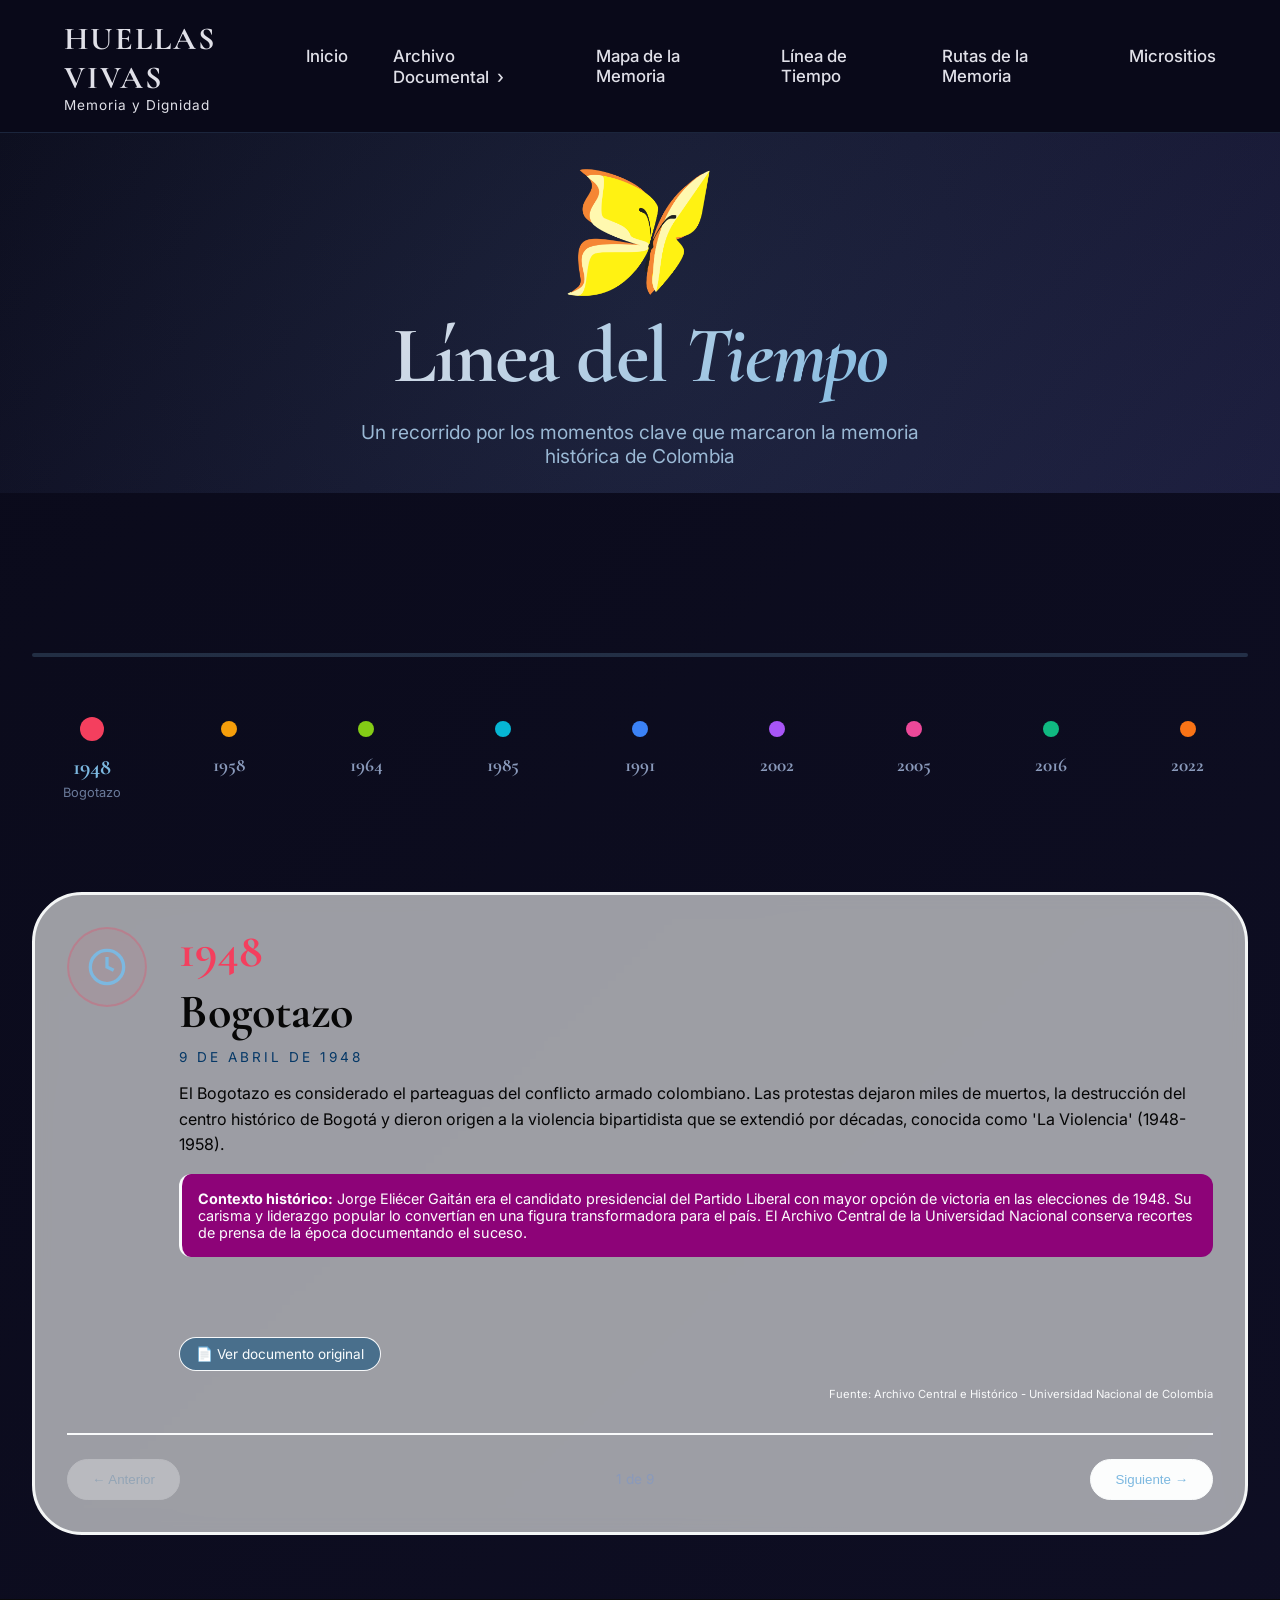
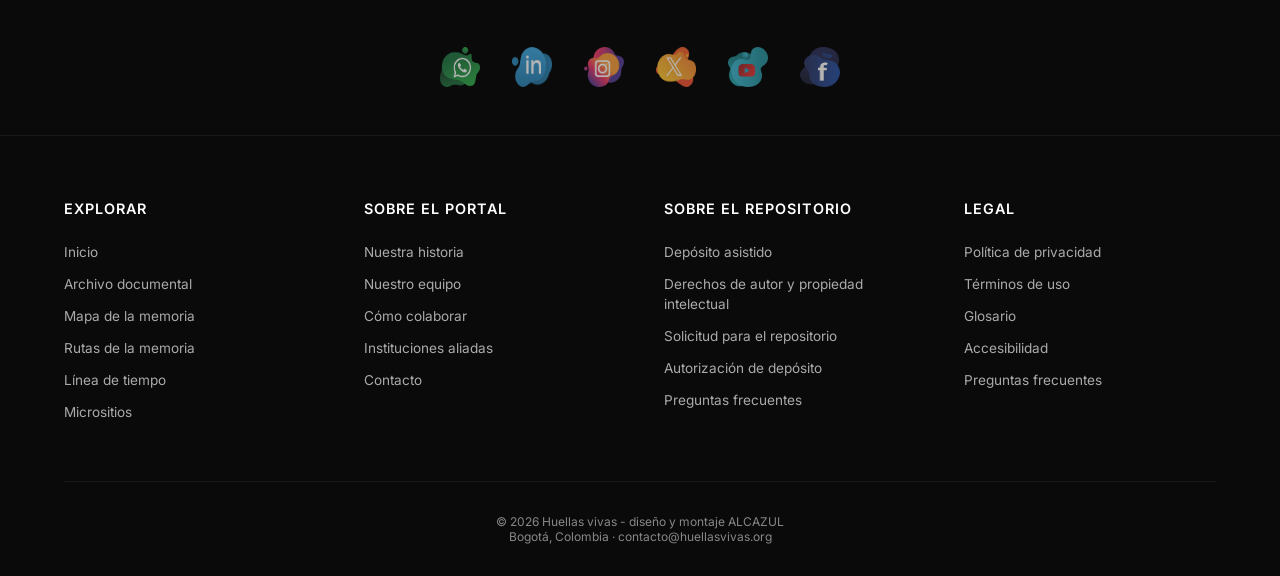
<file: linea_tiempo.html>
<!DOCTYPE html>
<html lang="es">
<head>
    <meta charset="UTF-8">
    <meta name="viewport" content="width=device-width, initial-scale=1.0, viewport-fit=cover">
    <title>Huellas Vivas · Línea de Tiempo</title>
    <link rel="preconnect" href="https://fonts.googleapis.com">
    <link rel="preconnect" href="https://fonts.gstatic.com" crossorigin>
    <link href="https://fonts.googleapis.com/css2?family=Cormorant+Garamond:wght@400;500;600;700&family=Inter:wght@300;400;500;600;700;800&display=swap" rel="stylesheet">
    <link rel="stylesheet" href="css/estilo.css">
    
    <style>
        /* ===== ESTILOS EXCLUSIVOS PARA LÍNEA DE TIEMPO ===== */
        
        * {
            margin: 0;
            padding: 0;
            box-sizing: border-box;
        }
        
        body {
            font-family: 'Inter', sans-serif;
            background: linear-gradient(135deg, #0a0a1a 0%, #0f0f25 100%);
            color: #e0e0e8;
            overflow-x: hidden;
        }
        
        /* Navbar personalizada */
        .navbar-principal {
            position: relative !important;
            background: rgba(10, 10, 26, 0.95) !important;
            backdrop-filter: blur(10px);
            border-bottom: 1px solid rgba(100, 150, 200, 0.2);
        }
        
        .navbar-principal .logo-text,
        .navbar-principal .logo-subtitle,
        .navbar-principal .nav-link {
            color: #e0e0e8 !important;
        }
        
        /* Hero animado */
        .hero-timeline {
            min-height: 40vh;
            display: flex;
            align-items: center;
            justify-content: center;
            text-align: center;
            position: relative;
            overflow: hidden;
            background: linear-gradient(135deg, #0a0a1a 0%, #1a1a3a 100%);
        }
        
        .hero-timeline::before {
            content: '';
            position: absolute;
            width: 200%;
            height: 200%;
            background: radial-gradient(circle, rgba(124, 184, 224, 0.1) 0%, transparent 70%);
            animation: pulse 8s ease-in-out infinite;
        }
        
        @keyframes pulse {
            0%, 100% { transform: scale(1); opacity: 0.3; }
            50% { transform: scale(1.1); opacity: 0.5; }
        }
        
        .hero-content {
            position: relative;
            z-index: 2;
        }
        
        .hero-timeline h1 {
            font-family: 'Cormorant Garamond', serif;
            font-size: 5rem;
            font-weight: 700;
            background: linear-gradient(135deg, #e0e0e8 0%, #7cb8e0 100%);
            -webkit-background-clip: text;
            background-clip: text;
            color: transparent;
            margin-bottom: 1rem;
            letter-spacing: -0.02em;
        }
        
        .hero-timeline p {
            font-size: 1.2rem;
            color: #9ab8d4;
            max-width: 600px;
            margin: 0 auto;
        }
        
        .hero-stats {
            display: flex;
            justify-content: center;
            gap: 3rem;
            margin-top: 2rem;
        }
        
        .stat-item {
            text-align: center;
        }
        
        .stat-number {
            font-size: 2rem;
            font-weight: 700;
            color: #7cb8e0;
        }
        
        .stat-label {
            font-size: 0.75rem;
            text-transform: uppercase;
            letter-spacing: 2px;
            color: #8a9abb;
        }
        
        /* ===== LÍNEA DE TIEMPO HORIZONTAL MODERNA ===== */
        .timeline-wrapper {
            max-width: 1400px;
            margin: 0 auto;
            padding: 4rem 2rem;
            position: relative;
        }
        
        /* Línea horizontal */
        .timeline-horizontal {
            position: relative;
            padding: 2rem 0;
        }
        
        .timeline-track {
            position: relative;
            height: 4px;
            background: rgba(124, 184, 224, 0.2);
            border-radius: 4px;
            margin: 4rem 0;
        }
        
        .timeline-progress {
            position: absolute;
            height: 100%;
            background: linear-gradient(90deg, #7cb8e0, #d6db7b);
            border-radius: 4px;
            width: 0%;
            transition: width 0.3s ease;
        }
        
        /* Nodos */
        .timeline-nodes {
            display: flex;
            justify-content: space-between;
            position: relative;
            flex-wrap: wrap;
            gap: 1rem;
        }
        
        .timeline-node {
            flex: 1;
            min-width: 120px;
            text-align: center;
            cursor: pointer;
            position: relative;
            transition: all 0.3s ease;
        }
        
        .node-marker {
            width: 16px;
            height: 16px;
            background: #7cb8e0;
            border-radius: 50%;
            margin: 0 auto 1rem auto;
            transition: all 0.3s ease;
            position: relative;
            z-index: 2;
            box-shadow: 0 0 0 0 rgba(124, 184, 224, 0.4);
        }
        
        .timeline-node.active .node-marker {
            transform: scale(1.5);
            box-shadow: 0 0 0 8px rgba(124, 184, 224, 0.2);
        }
        
        .timeline-node:hover .node-marker {
            transform: scale(1.3);
        }
        
        .node-year {
            font-family: 'Cormorant Garamond', serif;
            font-size: 1.2rem;
            font-weight: 700;
            color: #8a9abb;
            transition: all 0.3s ease;
        }
        
        .timeline-node.active .node-year {
            color: #7cb8e0;
            font-size: 1.4rem;
        }
        
        .node-title {
            font-size: 0.8rem;
            color: #6a7a9a;
            margin-top: 0.3rem;
            opacity: 0;
            transition: opacity 0.3s ease;
        }
        
        .timeline-node:hover .node-title,
        .timeline-node.active .node-title {
            opacity: 1;
        }
        
        /* ===== TARJETA DE EVENTO ===== */
        .event-card-container {
            margin-top: 3rem;
            padding: 2rem;
            background: rgba(254, 255, 254, 0.6);
            backdrop-filter: blur(10px);
            border-radius: 50px;
            border: 3px solid rgb(244, 246, 246);
            transition: all 0.4s ease;
        }
        
        .event-card {
            display: flex;
            gap: 2rem;
            flex-wrap: wrap;
        }
        
        .event-icon {
            flex-shrink: 0;
            width: 80px;
            height: 80px;
            background: rgb(170, 90, 10);
            border-radius: 50%;
            display: flex;
            align-items: center;
            justify-content: center;
            border: 2px solid rgba(11, 11, 11, 0.3);
        }
        
        .event-icon svg {
            width: 40px;
            height: 40px;
            stroke: #7cb8e0;
        }
        
        .event-info {
            flex: 1;
        }
        
        .event-year-large {
            font-family: 'Cormorant Garamond', serif;
            font-size: 3rem;
            font-weight: 700;
            color: #32ac0a;
            line-height: 1;
            margin-bottom: 0.5rem;
        }
        
        .event-title {
            font-size: 3rem;
            font-weight: 700;
            font-family: 'Cormorant Garamond', serif;
            color: #070707;
            margin-bottom: 0.5rem;
        }
        
        .event-subtitle {
            font-size: 0.85rem;
            text-transform: uppercase;
            letter-spacing: 3px;
            color: #053867;
            margin-bottom: 1rem;
        }
        
        .event-description {
            font-size: 1rem;
            line-height: 1.6;
            color: #050505;
            margin-bottom: 1rem;
        }
        
        .event-context {
            background: rgb(141, 3, 120);
            padding: 1rem;
            border-radius: 12px;
            border-left: 3px solid #fafbfd;
            margin-bottom: 5rem;
            font-size: 0.9rem;
            color: #fcfcfd;
        }
        
        .event-links {
            display: flex;
            gap: 1rem;
            flex-wrap: wrap;
            margin-top: 1rem;
        }
        
        .event-link {
            display: inline-flex;
            align-items: center;
            gap: 0.5rem;
            padding: 0.5rem 1rem;
            background: rgba(11, 78, 122, 0.574);
            border: 1px solid rgba(250, 251, 252, 0.978);
            border-radius: 30px;
            color: #fafdfe;
            text-decoration: none;
            font-size: 0.85rem;
            transition: all 0.3s ease;
        }
        
        .event-link:hover {
            background: rgb(141, 3, 120);
            transform: translateY(-2px);
        }
        
        .event-source {
            font-size: 0.7rem;
            color: #f9fafb;
            margin-top: 1rem;
            text-align: right;
        }
        
        /* ===== NAVEGACIÓN ENTRE EVENTOS ===== */
        .event-navigation {
            display: flex;
            justify-content: space-between;
            align-items: center;
            margin-top: 2rem;
            padding-top: 1.5rem;
            border-top: 2px solid rgb(249, 250, 251);
        }
        
        .nav-btn {
            background: rgb(252, 253, 253);
            border: 1px solid rgb(249, 251, 252);
            padding: 0.75rem 1.5rem;
            border-radius: 40px;
            color: #7cb8e0;
            cursor: pointer;
            transition: all 0.3s ease;
            font-weight: 500;
        }
        
        .nav-btn:hover {
            background: rgb(141, 3, 120);
            transform: translateX(-3px);
        }
        
        .nav-btn.next:hover {
            transform: translateX(3px);
        }
        
        .nav-btn:disabled {
            opacity: 0.3;
            cursor: not-allowed;
            transform: none;
        }
        
        .event-counter {
            font-size: 0.85rem;
            color: #8a9abb;
        }
        
        /* ===== RESPONSIVE ===== */
        @media (max-width: 768px) {
            .hero-timeline h1 {
                font-size: 2.5rem;
            }
            
            .hero-stats {
                gap: 1.5rem;
            }
            
            .timeline-nodes {
                flex-direction: column;
                align-items: flex-start;
                gap: 1.5rem;
            }
            
            .timeline-node {
                display: flex;
                align-items: center;
                gap: 1rem;
                min-width: auto;
                width: 100%;
            }
            
            .node-marker {
                margin: 0;
            }
            
            .node-year {
                font-size: 1rem;
            }
            
            .node-title {
                opacity: 1;
                font-size: 0.7rem;
            }
            
            .timeline-track {
                display: none;
            }
            
            .event-card {
                flex-direction: column;
                text-align: center;
            }
            
            .event-icon {
                margin: 0 auto;
            }
            
            .event-title {
                font-size: 1.5rem;
            }
            
            .event-year-large {
                font-size: 2rem;
            }
        }
        
        @media (max-width: 480px) {
            .timeline-wrapper {
                padding: 2rem 1rem;
            }
            
            .hero-timeline {
                min-height: 50vh;
            }
            
            .nav-btn {
                padding: 0.5rem 1rem;
                font-size: 0.8rem;
            }
        }
    </style>
</head>
<body>

<nav class="navbar-principal">
    <div class="navbar-container">
        <div class="navbar-logo">
            <a href="index.html">
                <span class="logo-text">HUELLAS VIVAS</span>
                <span class="logo-subtitle">Memoria y Dignidad</span>
            </a>
        </div>
        
        <button class="navbar-toggle" id="navbar-toggle" aria-label="Menú">
            <span></span>
            <span></span>
            <span></span>
        </button>
        
        <div class="navbar-menu" id="navbar-menu">
            <ul>
                <li><a href="index.html" class="nav-link">Inicio</a></li>
                <li class="nav-dropdown">
                    <a href="#" class="nav-link">Archivo Documental <span class="dropdown-arrow">›</span></a>
                    <ul class="dropdown-menu">
                        <li><a href="ARCHIVO_DOCUMENTAL.html">Todos los documentos</a></li>
                        <li><a href="ARCHIVO_DOCUMENTAL.html?seccion=comunidades">Comunidades</a></li>
                        <li><a href="ARCHIVO_DOCUMENTAL.html?seccion=clasificacion">Clasificación</a></li>
                        <li><a href="ARCHIVO_DOCUMENTAL.html?seccion=tipologias">Tipologías</a></li>
                        <li><a href="ARCHIVO_DOCUMENTAL.html?seccion=multimedia">Multimedia</a></li>
                    </ul>
                </li>
                <li><a href="MAPA_MEMORIA.html" class="nav-link">Mapa de la Memoria</a></li>
                <li><a href="LINEA_TIEMPO.html" class="nav-link">Línea de Tiempo</a></li>
                <li><a href="RUTA_MEMORIA.html" class="nav-link">Rutas de la Memoria</a></li>
                <li><a href="MICROSITIOS.html" class="nav-link">Micrositios</a></li>
            </ul>
        </div>
    </div>
</nav>

<main>
    <section class="hero-timeline">
        <div class="hero-content">
            <img src="assets/imagenes/LG01.png" width="150" height="auto" alt="Logo">
            <h1>Línea del <i>Tiempo</i></h1>
            <p>Un recorrido por los momentos clave que marcaron la memoria histórica de Colombia</p>
            
        </div>
    </section>

    <div class="timeline-wrapper">
        <div class="timeline-horizontal">
            <div class="timeline-track">
                <div class="timeline-progress" id="timelineProgress"></div>
            </div>
            
            <div class="timeline-nodes" id="timelineNodes"></div>
        </div>
        
        <div class="event-card-container" id="eventCardContainer">
            <!-- El contenido se genera dinámicamente con JS -->
        </div>
    </div>
</main>

<section class="social-section" aria-label="Redes sociales del proyecto">
    <div class="social-icons">
        <a href="https://wa.me/" target="_blank"><img src="assets/iconos/whats.png" alt="WhatsApp"></a>
        <a href="https://www.linkedin.com/" target="_blank"><img src="assets/iconos/linkedin.png" alt="LinkedIn"></a>
        <a href="https://www.instagram.com/" target="_blank"><img src="assets/iconos/insta.png" alt="Instagram"></a>
        <a href="https://twitter.com/" target="_blank"><img src="assets/iconos/x.png" alt="X"></a>
        <a href="https://www.youtube.com/" target="_blank"><img src="assets/iconos/youtube.png" alt="YouTube"></a>
        <a href="https://www.facebook.com/" target="_blank"><img src="assets/iconos/face.png" alt="Facebook"></a>
    </div>
</section>

<footer>
    <div class="footer-contenido">
        <div class="footer-enlaces">
            <h3>EXPLORAR</h3>
            <ul>
                <li><a href="index.html">Inicio</a></li>
                <li><a href="ARCHIVO_DOCUMENTAL.html">Archivo documental</a></li>
                <li><a href="MAPA_MEMORIA.html">Mapa de la memoria</a></li>
                <li><a href="RUTA_MEMORIA.html">Rutas de la memoria</a></li>
                <li><a href="LINEA_TIEMPO.html">Línea de tiempo</a></li>
                <li><a href="MICROSITIOS.html">Micrositios</a></li>
            </ul>
        </div>
        <div class="footer-enlaces">
            <h3>SOBRE EL PORTAL</h3>
            <ul>
                <li><a href="#" id="footer-que-es">Nuestra historia</a></li>
                <li><a href="#" id="footer-equipo">Nuestro equipo</a></li>
                <li><a href="#" id="footer-colaborar">Cómo colaborar</a></li>
                <li><a href="#">Instituciones aliadas</a></li>
                <li><a href="#" id="footer-contacto">Contacto</a></li>
            </ul>
        </div>
        <div class="footer-enlaces">
            <h3>SOBRE EL REPOSITORIO</h3>
            <ul>
                <li><a href="#">Depósito asistido</a></li>
                <li><a href="#">Derechos de autor y propiedad intelectual</a></li>
                <li><a href="#">Solicitud para el repositorio</a></li>
                <li><a href="#">Autorización de depósito</a></li>
                <li><a href="#">Preguntas frecuentes</a></li>
            </ul>
        </div>
        <div class="footer-enlaces">
            <h3>LEGAL</h3>
            <ul>
                <li><a href="#">Política de privacidad</a></li>
                <li><a href="#">Términos de uso</a></li>
                <li><a href="#">Glosario</a></li>
                <li><a href="#">Accesibilidad</a></li>
                <li><a href="#">Preguntas frecuentes</a></li>
            </ul>
        </div>
    </div>
    <div class="footer-copyright">
        <p>© 2026 Huellas vivas - diseño y montaje ALCAZUL</p>
        <p>Bogotá, Colombia · <a href="mailto:contacto@huellasvivas.org">contacto@huellasvivas.org</a></p>
    </div>
</footer>

<div id="footer-modal">
    <div class="modal-contenido">
        <div class="modal-header">
            <h3 id="modal-title">Información</h3>
            <span class="modal-close" id="modal-close">&times;</span>
        </div>
        <div class="modal-body" id="modal-body"></div>
    </div>
</div>

<script>
    // ===== DATOS DE EVENTOS CON ENLACES VERIFICADOS Y FUNCIONALES =====
    const eventos = [
        {
            id: 0,
            year: "1948",
            title: "Bogotazo",
            subtitle: "9 de abril de 1948",
            shortDesc: "El asesinato de Jorge Eliécer Gaitán desencadenó una violenta insurrección popular que marcó el inicio del conflicto armado moderno en Colombia.",
            fullDesc: "El Bogotazo es considerado el parteaguas del conflicto armado colombiano. Las protestas dejaron miles de muertos, la destrucción del centro histórico de Bogotá y dieron origen a la violencia bipartidista que se extendió por décadas, conocida como 'La Violencia' (1948-1958).",
            context: "Jorge Eliécer Gaitán era el candidato presidencial del Partido Liberal con mayor opción de victoria en las elecciones de 1948. Su carisma y liderazgo popular lo convertían en una figura transformadora para el país. El Archivo Central de la Universidad Nacional conserva recortes de prensa de la época documentando el suceso.",
            url: "https://gestiondocumental.unal.edu.co/los-titulares-del-bogotazo/",
            source: "Archivo Central e Histórico - Universidad Nacional de Colombia",
            color: "#f43f5e",
            icon: "clock"
        },
        {
            id: 1,
            year: "1958",
            title: "Frente Nacional",
            subtitle: "Acuerdo de alternación política",
            shortDesc: "Liberalismo y conservadurismo acuerdan alternarse el poder durante 16 años, excluyendo a otras fuerzas políticas.",
            fullDesc: "El Frente Nacional (1958-1974) fue un pacto bipartidista que buscó poner fin a 'La Violencia'. Estableció la alternación presidencial y la paridad en cargos públicos, pero excluyó a movimientos alternativos, lo que generaría descontento y el surgimiento de guerrillas. Durante estas elecciones fueron elegidas por primera vez mujeres al Congreso de Colombia.",
            context: "El acuerdo fue ratificado mediante el plebiscito del 1 de diciembre de 1957, con una participación ciudadana masiva. Este pacto dio estabilidad política pero también generó exclusiones que alimentaron futuros conflictos armados.",
            url: "http://hdl.handle.net/20.500.12749/28212",
            source: "Repositorio Institucional - Universidad Autónoma de Bucaramanga (UNAB)",
            color: "#f59e0b",
            icon: "chart"
        },
        {
            id: 2,
            year: "1964",
            title: "Nacimiento de las FARC",
            subtitle: "Operación Marquetalia",
            shortDesc: "El gobierno atacó las 'repúblicas independientes' campesinas, dando origen a la guerrilla más antigua de América Latina.",
            fullDesc: "El 18 de mayo de 1964, el Ejército Nacional, por orden del presidente Guillermo León Valencia, lanzó la 'Operación Marquetalia' con el fin de retomar el control de las llamadas 'Repúblicas Independientes' organizadas por las guerrillas. El 20 de julio de 1964, la resistencia de Marquetalia redactó el 'Programa Agrario de los Guerrilleros', primer documento programático de la organización insurgente que posteriormente sería conocida como las FARC-EP.",
            context: "Las 'repúblicas independientes' eran zonas de colonización campesina donde el Estado tenía poca presencia. En el marco de la Doctrina de Seguridad Nacional impulsada por Estados Unidos durante la Guerra Fría, el gobierno colombiano atacó estas zonas consideradas 'enclaves comunistas'. Los sobrevivientes, incluyendo a Manuel Marulanda Vélez ('Tirofijo') y Jacobo Arenas, reorganizaron la resistencia armada.",
            url: "https://bapp.com.co/fase-exploratoria/#fase-de-conversaciones",
            source: "Biblioteca Abierta del Proceso de Paz colombiano",
            color: "#84cc16",
            icon: "mail"
        },
        {
            id: 3,
            year: "1985",
            title: "Toma del Palacio de Justicia",
            subtitle: "6 y 7 de noviembre de 1985",
            shortDesc: "El M-19 tomó el Palacio de Justicia. La retoma militar dejó más de 100 víctimas y 11 desaparecidos forzados.",
            fullDesc: "Más de 100 personas murieron y 11 permanecen desaparecidas. En 2014, la Corte Interamericana de Derechos Humanos condenó al Estado colombiano por violaciones a los derechos humanos, reconociendo la desaparición forzada de 12 personas y la ejecución extrajudicial del Magistrado Carlos Horacio Urán.",
            context: "La operación militar de retoma incluyó el uso de tanques de guerra y artillería pesada sobre el edificio. El M-19 exigía un juicio público al presidente Belisario Betancur por supuestos incumplimientos de acuerdos de paz. El informe de la Comisión de la Verdad contiene testimonios directos, incluyendo la declaración del expresidente Betancourt.",
            url: "https://caracol.com.co/2025/11/05/las-voces-del-holocausto-que-guarda-el-centro-de-memoria-del-palacio-de-justicia/",
            source: "Caracol Radio / Centro de Memoria del Holocausto",
            color: "#06b6d4",
            icon: "gears"
        },
        {
            id: 4,
            year: "1991",
            title: "Nueva Constitución",
            subtitle: "4 de julio de 1991",
            shortDesc: "Promulgación de la Constitución Política que reemplazó a la de 1886, estableciendo a Colombia como Estado Social de Derecho.",
            fullDesc: "La Constitución de 1991 creó la acción de tutela para la protección de derechos fundamentales, reconoció la diversidad étnica y cultural del país, y estableció mecanismos de participación ciudadana como el referendo, la consulta popular y el cabildo abierto.",
            context: "Surgió del movimiento estudiantil de la 'Séptima Papeleta', que impulsó una Asamblea Nacional Constituyente elegida por voto popular. Fue uno de los procesos constituyentes más participativos de América Latina.",
            url: "https://pdba.georgetown.edu/Constitutions/Colombia/col91.html",
            source: "Universidad de Georgetown - Political Database of the Americas",
            color: "#3b82f6",
            icon: "chat"
        },
        {
            id: 5,
            year: "2002",
            title: "Masacre de Bojayá",
            subtitle: "2 de mayo de 2002",
            shortDesc: "Un cilindro bomba impactó la iglesia donde se refugiaban más de 300 personas. 79 personas murieron, incluyendo 48 menores de edad.",
            fullDesc: "En medio de los enfrentamientos entre la guerrilla de las FARC y los paramilitares de las AUC, un cilindro bomba lanzado por las FARC impactó la iglesia de Bellavista donde se refugiaban cerca de 300 personas. La masacre causó la muerte de 79 personas, incluyendo 48 menores de edad.",
            context: "La masacre evidencia el impacto desproporcionado del conflicto en las comunidades afrocolombianas del Medio Atrato. Este caso es emblemático por los procesos de memoria colectiva y las luchas por la reparación y la verdad en la región.",
            url: "https://www.redalyc.org/journal/5515/551562456006/html/",
            source: "Revista Colombiana de Sociología (Universidad Nacional de Colombia)",
            color: "#a855f7",
            icon: "mapPin"
        },
        {
            id: 6,
            year: "2005",
            title: "Ley de Justicia y Paz",
            subtitle: "Ley 975 de 2005",
            shortDesc: "Marco legal para la desmovilización de grupos paramilitares, con penas alternativas y reparación a víctimas.",
            fullDesc: "La Ley 975 de 2005 tiene por objeto facilitar los procesos de paz y la reincorporación a la vida civil de miembros de grupos armados al margen de la ley, garantizando los derechos de las víctimas a la verdad, la justicia y la reparación. Crea un sistema judicial transicional, ofreciendo penas alternativas (5 a 8 años) para quienes, habiéndose desmovilizado, contribuyan decisivamente a la reconciliación nacional.",
            context: "Durante el gobierno de Álvaro Uribe Vélez, esta ley se promulgó en el marco del proceso de paz con las AUC, de las cuales se desmovilizaron más de 30,000 miembros entre 2003 y 2006. Fue la primera ley de justicia transicional en Colombia.",
            url: "https://www.fiscalia.gov.co/colombia/wp-content/uploads/2012/04/ley_975_de_2005.pdf",
            source: "Fiscalía General de la Nación de Colombia",
            color: "#ec4899",
            icon: "book"
        },
        {
            id: 7,
            year: "2016",
            title: "Acuerdo de Paz",
            subtitle: "24 de noviembre de 2016",
            shortDesc: "Firma del Acuerdo Final entre el gobierno de Juan Manuel Santos y las FARC-EP, tras más de 50 años de conflicto.",
            fullDesc: "El Acuerdo Final incluyó seis puntos fundamentales: Reforma Rural Integral, Participación Política, Fin del Conflicto, Solución al Problema de las Drogas Ilícitas, Sistema Integral de Verdad, Justicia, Reparación y No Repetición (SIVJRNR), y Mecanismos de Implementación y Verificación.",
            context: "Tras el plebiscito del 2 de octubre de 2016, donde ganó el 'No', se renegociaron algunos puntos del acuerdo. El acuerdo firmado fue reconocido internacionalmente como modelo de resolución de conflictos.",
            url: "https://herramientaspedagogicas.jep.gov.co/catedra-nacional/plan-tematico-2025/modulo-4/sesion-5-el-acuerdo-de-paz-de-2016/",
            source: "Jurisdicción Especial para la Paz (JEP) - Cátedra Nacional",
            color: "#10b981",
            icon: "shield"
        },
        {
            id: 8,
            year: "2022",
            title: "Comisión de la Verdad",
            subtitle: "28 de junio de 2022",
            shortDesc: "Presentación del informe final 'Hay futuro si hay verdad', un compendio de hallazgos sobre el conflicto armado.",
            fullDesc: "El informe incluye hallazgos sobre responsabilidades del conflicto, análisis de patrones de violencia y más de 100 recomendaciones para evitar la repetición. Fue el resultado de 4 años de trabajo con más de 30,000 víctimas.",
            context: "Creada en el Acuerdo de Paz de 2016 como parte del Sistema Integral de Verdad, Justicia, Reparación y No Repetición (SIVJRNR). Es la primera comisión de la verdad en la historia de Colombia.",
            url: "https://www.comisiondelaverdad.co/",
            source: "Comisión para el Esclarecimiento de la Verdad (CEV)",
            color: "#f97316",
            icon: "flag"
        }
    ];

    // ===== ICONOS SVG =====
    const icons = {
        clock: `<svg viewBox="0 0 24 24" fill="none" stroke="currentColor" stroke-width="2"><circle cx="12" cy="12" r="10"/><polyline points="12 6 12 12 16 14"/></svg>`,
        chart: `<svg viewBox="0 0 24 24" fill="none" stroke="currentColor" stroke-width="2"><line x1="18" y1="20" x2="18" y2="10"/><line x1="12" y1="20" x2="12" y2="4"/><line x1="6" y1="20" x2="6" y2="14"/></svg>`,
        mail: `<svg viewBox="0 0 24 24" fill="none" stroke="currentColor" stroke-width="2"><path d="M4 4h16c1.1 0 2 .9 2 2v12c0 1.1-.9 2-2 2H4c-1.1 0-2-.9-2-2V6c0-1.1.9-2 2-2z"/><polyline points="22,6 12,13 2,6"/></svg>`,
        gears: `<svg viewBox="0 0 24 24" fill="none" stroke="currentColor" stroke-width="2"><circle cx="12" cy="12" r="3"/><path d="M19.4 15a1.65 1.65 0 0 0 .33 1.82l.06.06a2 2 0 1 1-2.83 2.83l-.06-.06a1.65 1.65 0 0 0-1.82-.33 1.65 1.65 0 0 0-1 1.51V21a2 2 0 0 1-4 0v-.09A1.65 1.65 0 0 0 9 19.4a1.65 1.65 0 0 0-1.82.33l-.06.06a2 2 0 1 1-2.83-2.83l.06-.06a1.65 1.65 0 0 0 .33-1.82 1.65 1.65 0 0 0-1.51-1H3a2 2 0 0 1 0-4h.09A1.65 1.65 0 0 0 4.6 9a1.65 1.65 0 0 0-.33-1.82l-.06-.06a2 2 0 1 1 2.83-2.83l.06.06a1.65 1.65 0 0 0 1.82.33H9a1.65 1.65 0 0 0 1-1.51V3a2 2 0 0 1 4 0v.09a1.65 1.65 0 0 0 1 1.51 1.65 1.65 0 0 0 1.82-.33l.06-.06a2 2 0 1 1 2.83 2.83l-.06.06a1.65 1.65 0 0 0-.33 1.82V9a1.65 1.65 0 0 0 1.51 1H21a2 2 0 0 1 0 4h-.09a1.65 1.65 0 0 0-1.51 1z"/></svg>`,
        chat: `<svg viewBox="0 0 24 24" fill="none" stroke="currentColor" stroke-width="2"><path d="M21 15a2 2 0 0 1-2 2H7l-4 4V5a2 2 0 0 1 2-2h14a2 2 0 0 1 2 2z"/></svg>`,
        mapPin: `<svg viewBox="0 0 24 24" fill="none" stroke="currentColor" stroke-width="2"><path d="M21 10c0 7-9 13-9 13s-9-6-9-13a9 9 0 0 1 18 0z"/><circle cx="12" cy="10" r="3"/></svg>`,
        book: `<svg viewBox="0 0 24 24" fill="none" stroke="currentColor" stroke-width="2"><path d="M4 19.5A2.5 2.5 0 0 1 6.5 17H20"></path><path d="M6.5 2H20v20H6.5A2.5 2.5 0 0 1 4 19.5v-15A2.5 2.5 0 0 1 6.5 2z"></path></svg>`,
        shield: `<svg viewBox="0 0 24 24" fill="none" stroke="currentColor" stroke-width="2"><path d="M12 22s8-4 8-10V5l-8-3-8 3v7c0 6 8 10 8 10z"></path></svg>`,
        flag: `<svg viewBox="0 0 24 24" fill="none" stroke="currentColor" stroke-width="2"><path d="M4 15s1-1 4-1 5 2 8 2 4-1 4-1V3s-1 1-4 1-5-2-8-2-4 1-4 1z"></path><line x1="4" y1="22" x2="4" y2="15"></line></svg>`
    };

    let currentIndex = 0;

    // Renderizar nodos de la línea de tiempo
    function renderTimelineNodes() {
        const container = document.getElementById('timelineNodes');
        container.innerHTML = '';
        
        eventos.forEach((evento, idx) => {
            const node = document.createElement('div');
            node.className = `timeline-node ${idx === currentIndex ? 'active' : ''}`;
            node.setAttribute('data-idx', idx);
            node.innerHTML = `
                <div class="node-marker" style="background: ${evento.color}; box-shadow: 0 0 0 0 ${evento.color}40;"></div>
                <div class="node-year">${evento.year}</div>
                <div class="node-title">${evento.title}</div>
            `;
            node.addEventListener('click', () => {
                currentIndex = idx;
                renderTimelineNodes();
                renderEventCard();
                updateProgressBar();
                scrollToEventCard();
            });
            container.appendChild(node);
        });
    }

    // Renderizar tarjeta del evento actual
    function renderEventCard() {
        const evento = eventos[currentIndex];
        const container = document.getElementById('eventCardContainer');
        
        container.innerHTML = `
            <div class="event-card">
                <div class="event-icon" style="border-color: ${evento.color}40; background: ${evento.color}10;">
                    ${icons[evento.icon]}
                </div>
                <div class="event-info">
                    <div class="event-year-large" style="color: ${evento.color}">${evento.year}</div>
                    <div class="event-title">${evento.title}</div>
                    <div class="event-subtitle">${evento.subtitle}</div>
                    <div class="event-description">${evento.fullDesc}</div>
                    <div class="event-context">
                        <strong>Contexto histórico:</strong> ${evento.context}
                    </div>
                    <div class="event-links">
                        <a href="${evento.url}" class="event-link" target="_blank" rel="noopener noreferrer">
                            📄 Ver documento original
                        </a>
                    </div>
                    <div class="event-source">
                        Fuente: ${evento.source}
                    </div>
                </div>
            </div>
            <div class="event-navigation">
                <button class="nav-btn prev" id="prevBtn" ${currentIndex === 0 ? 'disabled' : ''}>← Anterior</button>
                <div class="event-counter">${currentIndex + 1} de ${eventos.length}</div>
                <button class="nav-btn next" id="nextBtn" ${currentIndex === eventos.length - 1 ? 'disabled' : ''}>Siguiente →</button>
            </div>
        `;
        
        // Eventos de navegación
        const prevBtn = document.getElementById('prevBtn');
        const nextBtn = document.getElementById('nextBtn');
        
        if (prevBtn && !prevBtn.disabled) {
            prevBtn.addEventListener('click', () => {
                if (currentIndex > 0) {
                    currentIndex--;
                    renderTimelineNodes();
                    renderEventCard();
                    updateProgressBar();
                    scrollToEventCard();
                }
            });
        }
        
        if (nextBtn && !nextBtn.disabled) {
            nextBtn.addEventListener('click', () => {
                if (currentIndex < eventos.length - 1) {
                    currentIndex++;
                    renderTimelineNodes();
                    renderEventCard();
                    updateProgressBar();
                    scrollToEventCard();
                }
            });
        }
    }

    // Actualizar barra de progreso
    function updateProgressBar() {
        const progress = document.getElementById('timelineProgress');
        if (progress) {
            const percentage = (currentIndex / (eventos.length - 1)) * 100;
            progress.style.width = `${percentage}%`;
        }
    }

    // Función para desplazar suavemente hacia la tarjeta de resultados
    function scrollToEventCard() {
        const eventCard = document.querySelector('.event-card-container');
        if (eventCard) {
            const offset = 100;
            const elementPosition = eventCard.getBoundingClientRect().top;
            const offsetPosition = elementPosition + window.pageYOffset - offset;
            
            window.scrollTo({
                top: offsetPosition,
                behavior: 'smooth'
            });
        }
    }

    // Inicializar
    renderTimelineNodes();
    renderEventCard();
    updateProgressBar();

    // ===== MODAL PARA FOOTER =====
    const modal = document.getElementById('footer-modal');
    const modalTitle = document.getElementById('modal-title');
    const modalBody = document.getElementById('modal-body');
    const modalClose = document.getElementById('modal-close');

    function openModal(title, content) {
        if (modalTitle) modalTitle.textContent = title;
        if (modalBody) modalBody.innerHTML = content;
        if (modal) modal.style.display = 'flex';
        document.body.style.overflow = 'hidden';
    }

    function closeModal() {
        if (modal) modal.style.display = 'none';
        document.body.style.overflow = '';
    }

    if (modalClose) {
        modalClose.addEventListener('click', closeModal);
    }

    window.addEventListener('click', (e) => {
        if (e.target === modal) {
            closeModal();
        }
    });

    const footerLinks = {
        'footer-que-es': {
            title: 'Nuestra historia',
            content: '<p>Huellas Vivas nace en 2024 como un archivo digital de memoria histórica y derechos humanos en Colombia. Recopilamos documentos, testimonios y fotografías para que ninguna víctima sea olvidada.</p>'
        },
        'footer-equipo': {
            title: 'Nuestro equipo',
            content: '<p>Somos un equipo interdisciplinario de historiadores, comunicadores, diseñadores y activistas comprometidos con la memoria y la verdad.</p>'
        },
        'footer-colaborar': {
            title: 'Cómo colaborar',
            content: '<p>Puedes colaborar donando documentos, testimonios o recursos económicos. Escríbenos a contacto@huellasvivas.org para más información.</p>'
        },
        'footer-contacto': {
            title: 'Contacto',
            content: '<p>Email: contacto@huellasvivas.org<br>Bogotá, Colombia<br>Tel: +57 1 234 5678</p>'
        }
    };

    for (const [id, data] of Object.entries(footerLinks)) {
        const element = document.getElementById(id);
        if (element) {
            element.addEventListener('click', (e) => {
                e.preventDefault();
                openModal(data.title, data.content);
            });
        }
    }

    // ===== MENÚ MÓVIL =====
    const navbarToggle = document.getElementById('navbar-toggle');
    const navbarMenu = document.getElementById('navbar-menu');
    
    if (navbarToggle && navbarMenu) {
        navbarToggle.addEventListener('click', () => {
            navbarMenu.classList.toggle('active');
            document.body.style.overflow = navbarMenu.classList.contains('active') ? 'hidden' : '';
        });
    }
    
    const navLinks = document.querySelectorAll('.navbar-menu a');
    navLinks.forEach(link => {
        link.addEventListener('click', () => {
            navbarMenu.classList.remove('active');
            document.body.style.overflow = '';
        });
    });
    
    const dropdowns = document.querySelectorAll('.nav-dropdown');
    dropdowns.forEach(dropdown => {
        const link = dropdown.querySelector('a');
        if (link) {
            link.addEventListener('click', (e) => {
                if (window.innerWidth <= 768) {
                    e.preventDefault();
                    dropdown.classList.toggle('active');
                }
            });
        }
    });
</script>
</body>
</html>
</file>
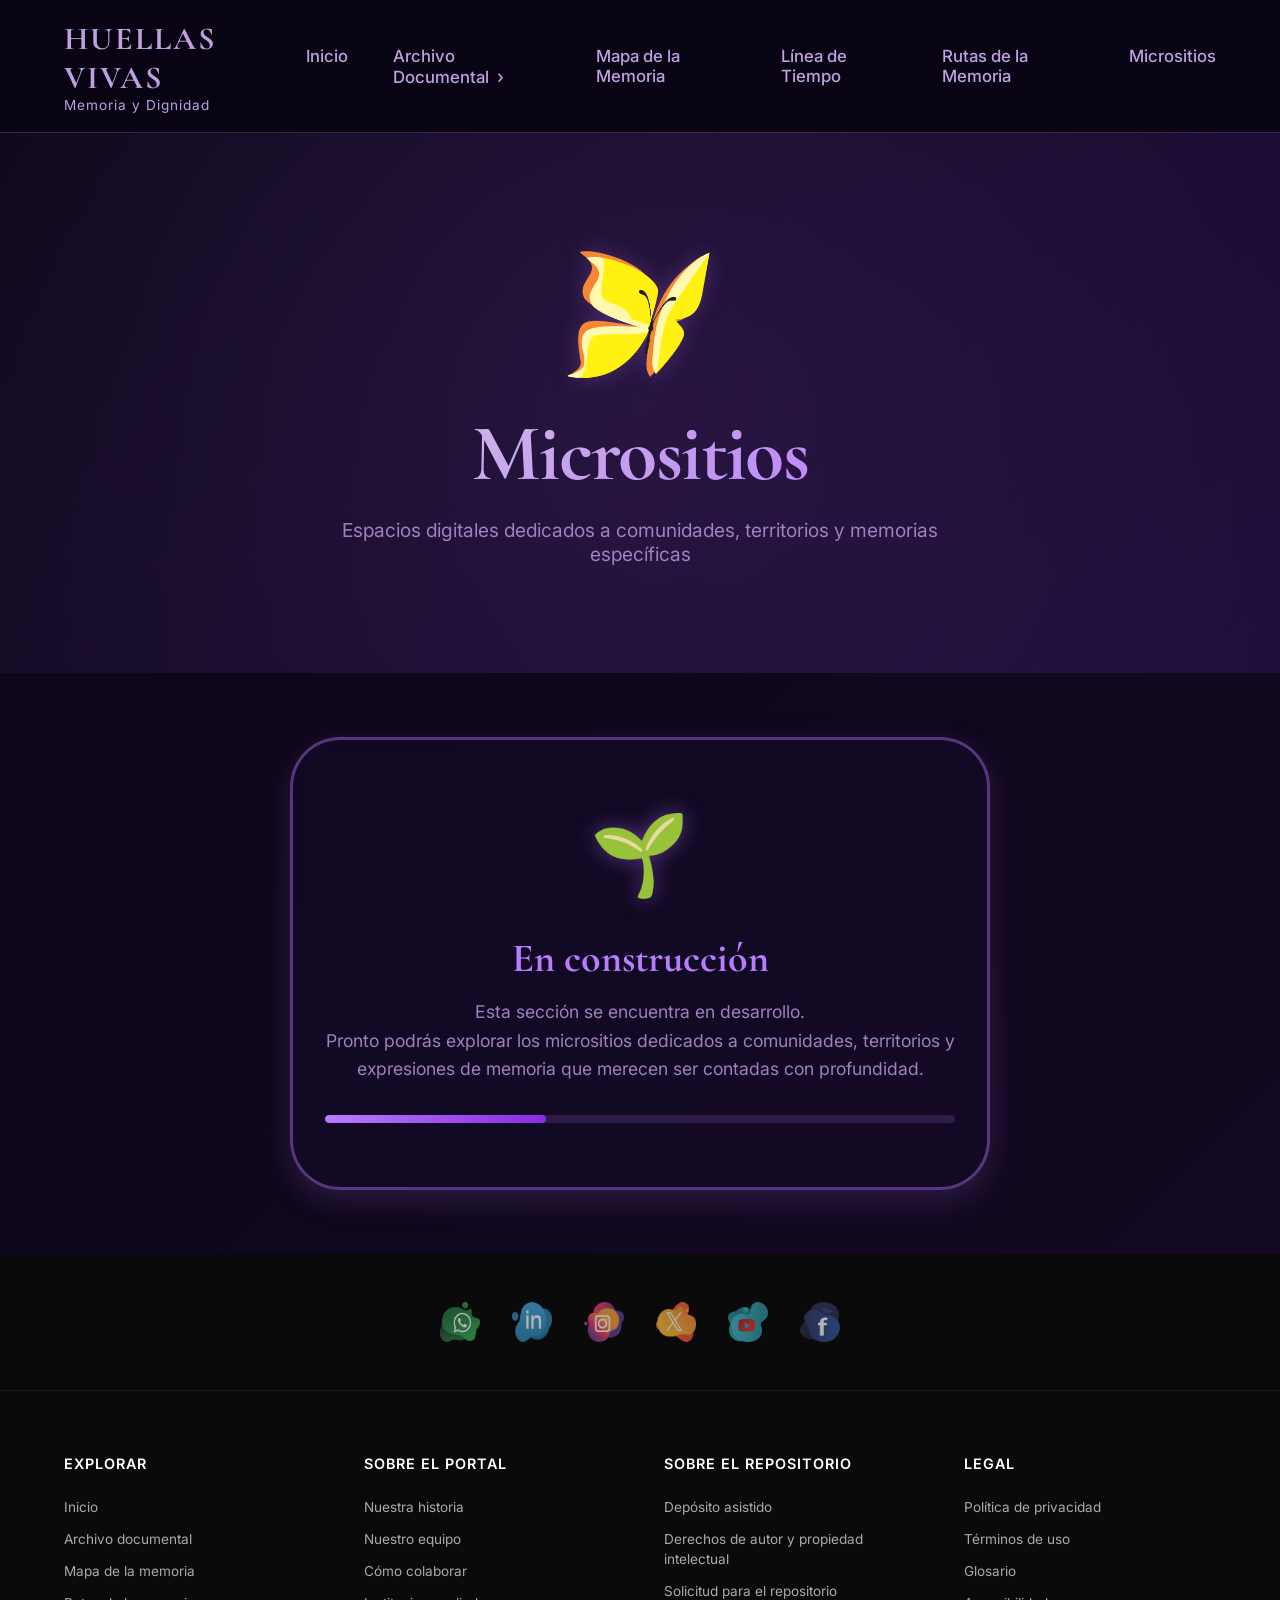
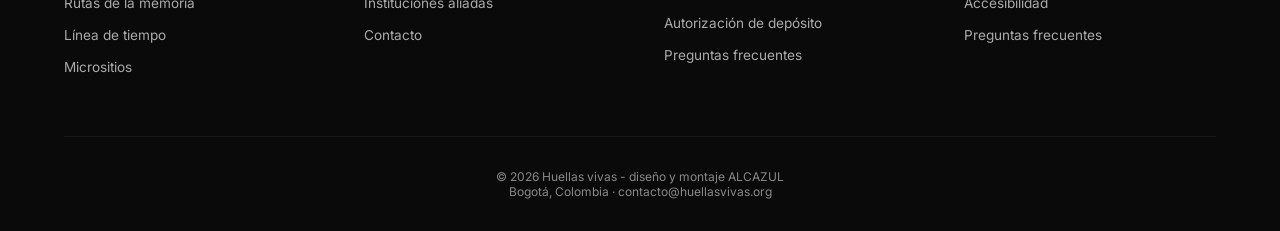
<file: micrositios.html>
<!DOCTYPE html>
<html lang="es">
<head>
    <meta charset="UTF-8">
    <meta name="viewport" content="width=device-width, initial-scale=1.0, viewport-fit=cover">
    <title>Huellas Vivas · Micrositios</title>
    <link rel="preconnect" href="https://fonts.googleapis.com">
    <link rel="preconnect" href="https://fonts.gstatic.com" crossorigin>
    <link href="https://fonts.googleapis.com/css2?family=Cormorant+Garamond:wght@400;500;600;700&family=Inter:wght@300;400;500;600;700;800&display=swap" rel="stylesheet">
    <link rel="stylesheet" href="css/estilo.css">
    
    <style>
        /* ===== ESTILOS EXCLUSIVOS PARA MICROSITIOS ===== */
        /* IDENTIDAD: GAMA DE PÚRPURA / MORADO */
        
        * {
            margin: 0;
            padding: 0;
            box-sizing: border-box;
        }
        
        body {
            font-family: 'Inter', sans-serif;
            background: linear-gradient(135deg, #0a0515 0%, #150a25 100%);
            color: #d0c0e0;
            overflow-x: hidden;
            min-height: 100vh;
        }
        
        /* Navbar personalizada - tonos púrpura oscuro */
        .navbar-principal {
            position: relative !important;
            background: rgba(10, 5, 21, 0.95) !important;
            backdrop-filter: blur(10px);
            border-bottom: 1px solid rgba(160, 100, 220, 0.3);
        }
        
        .navbar-principal .logo-text,
        .navbar-principal .logo-subtitle,
        .navbar-principal .nav-link {
            color: #c0a0e0 !important;
        }
        
        .navbar-principal .logo-text:hover,
        .navbar-principal .nav-link:hover {
            color: #b87cff !important;
        }
        
        /* Hero animado - gradiente púrpura */
        .hero-micrositios {
            min-height: 60vh;
            display: flex;
            align-items: center;
            justify-content: center;
            text-align: center;
            position: relative;
            overflow: hidden;
            background: linear-gradient(135deg, #0a0515 0%, #1a0a35 100%);
        }
        
        .hero-micrositios::before {
            content: '';
            position: absolute;
            width: 200%;
            height: 200%;
            background: radial-gradient(circle, rgba(160, 100, 220, 0.15) 0%, transparent 70%);
            animation: pulse 8s ease-in-out infinite;
        }
        
        @keyframes pulse {
            0%, 100% { transform: scale(1); opacity: 0.3; }
            50% { transform: scale(1.1); opacity: 0.5; }
        }
        
        .hero-content {
            position: relative;
            z-index: 2;
        }
        
        .hero-content img {
            margin-bottom: 1rem;
            filter: drop-shadow(0 0 10px rgba(160, 100, 220, 0.3));
        }
        
        .hero-micrositios h1 {
            font-family: 'Cormorant Garamond', serif;
            font-size: 5rem;
            font-weight: 700;
            background: linear-gradient(135deg, #d0c0e0 0%, #b87cff 100%);
            -webkit-background-clip: text;
            background-clip: text;
            color: transparent;
            margin-bottom: 1rem;
            letter-spacing: -0.02em;
        }
        
        .hero-micrositios p {
            font-size: 1.2rem;
            color: #a080c0;
            max-width: 600px;
            margin: 0 auto;
        }
        
        /* Sección de desarrollo */
        .desarrollo-container {
            max-width: 1400px;
            margin: 0 auto;
            padding: 4rem 2rem;
            min-height: 50vh;
            display: flex;
            align-items: center;
            justify-content: center;
        }
        
        .desarrollo-card {
            text-align: center;
            padding: 4rem 2rem;
            background: rgba(20, 10, 40, 0.7);
            backdrop-filter: blur(10px);
            border-radius: 50px;
            border: 3px solid rgba(160, 100, 220, 0.5);
            max-width: 700px;
            margin: 0 auto;
            transition: all 0.4s ease;
            box-shadow: 0 10px 30px rgba(160, 100, 220, 0.2);
        }
        
        .desarrollo-card:hover {
            border-color: rgba(160, 100, 220, 0.9);
            box-shadow: 0 15px 40px rgba(160, 100, 220, 0.3);
            transform: translateY(-5px);
        }
        
        .desarrollo-icon {
            font-size: 5rem;
            margin-bottom: 2rem;
            display: inline-block;
            animation: float 3s ease-in-out infinite;
            filter: drop-shadow(0 0 10px rgba(160, 100, 220, 0.5));
        }
        
        @keyframes float {
            0%, 100% { transform: translateY(0); }
            50% { transform: translateY(-15px); }
        }
        
        .desarrollo-card h2 {
            font-family: 'Cormorant Garamond', serif;
            font-size: 2.5rem;
            font-weight: 700;
            color: #b87cff;
            margin-bottom: 1rem;
        }
        
        .desarrollo-card p {
            font-size: 1.1rem;
            color: #a080c0;
            line-height: 1.6;
            margin-bottom: 2rem;
        }
        
        .desarrollo-progreso {
            width: 100%;
            height: 8px;
            background: rgba(160, 100, 220, 0.2);
            border-radius: 10px;
            overflow: hidden;
            margin-top: 2rem;
        }
        
        .desarrollo-progreso-bar {
            width: 35%;
            height: 100%;
            background: linear-gradient(90deg, #b87cff, #8a2be2);
            border-radius: 10px;
            animation: progresoAnim 2s ease-in-out infinite alternate;
        }
        
        @keyframes progresoAnim {
            0% { width: 25%; opacity: 0.7; }
            100% { width: 45%; opacity: 1; }
        }
        
        /* ===== RESPONSIVE ===== */
        @media (max-width: 768px) {
            .hero-micrositios h1 {
                font-size: 2.5rem;
            }
            
            .desarrollo-card {
                padding: 2rem 1.5rem;
                border-radius: 30px;
            }
            
            .desarrollo-card h2 {
                font-size: 1.8rem;
            }
            
            .desarrollo-icon {
                font-size: 3.5rem;
            }
        }
        
        @media (max-width: 480px) {
            .desarrollo-container {
                padding: 2rem 1rem;
            }
            
            .hero-micrositios {
                min-height: 50vh;
            }
            
            .hero-micrositios h1 {
                font-size: 2rem;
            }
        }
    </style>
</head>
<body>

<nav class="navbar-principal">
    <div class="navbar-container">
        <div class="navbar-logo">
            <a href="index.html">
                <span class="logo-text">HUELLAS VIVAS</span>
                <span class="logo-subtitle">Memoria y Dignidad</span>
            </a>
        </div>
        
        <button class="navbar-toggle" id="navbar-toggle" aria-label="Menú">
            <span></span>
            <span></span>
            <span></span>
        </button>
        
        <div class="navbar-menu" id="navbar-menu">
            <ul>
                <li><a href="index.html" class="nav-link">Inicio</a></li>
                <li class="nav-dropdown">
                    <a href="#" class="nav-link">Archivo Documental <span class="dropdown-arrow">›</span></a>
                    <ul class="dropdown-menu">
                        <li><a href="ARCHIVO_DOCUMENTAL.html">Todos los documentos</a></li>
                        <li><a href="ARCHIVO_DOCUMENTAL.html?seccion=comunidades">Comunidades</a></li>
                        <li><a href="ARCHIVO_DOCUMENTAL.html?seccion=clasificacion">Clasificación</a></li>
                        <li><a href="ARCHIVO_DOCUMENTAL.html?seccion=tipologias">Tipologías</a></li>
                        <li><a href="ARCHIVO_DOCUMENTAL.html?seccion=multimedia">Multimedia</a></li>
                    </ul>
                </li>
                <li><a href="MAPA_MEMORIA.html" class="nav-link">Mapa de la Memoria</a></li>
                <li><a href="LINEA_TIEMPO.html" class="nav-link">Línea de Tiempo</a></li>
                <li><a href="RUTA_MEMORIA.html" class="nav-link">Rutas de la Memoria</a></li>
                <li><a href="MICROSITIOS.html" class="nav-link">Micrositios</a></li>
            </ul>
        </div>
    </div>
</nav>

<main>
    <section class="hero-micrositios">
        <div class="hero-content">
            <img src="assets/imagenes/LG01.png" width="150" height="auto" alt="Logo">
            <h1>Micrositios</h1>
            <p>Espacios digitales dedicados a comunidades, territorios y memorias específicas</p>
        </div>
    </section>

    <div class="desarrollo-container">
        <div class="desarrollo-card">
            <div class="desarrollo-icon">🌱</div>
            <h2>En construcción</h2>
            <p>Esta sección se encuentra en desarrollo.<br>Pronto podrás explorar los micrositios dedicados a comunidades, territorios y expresiones de memoria que merecen ser contadas con profundidad.</p>
            <div class="desarrollo-progreso">
                <div class="desarrollo-progreso-bar"></div>
            </div>
        </div>
    </div>
</main>

<section class="social-section" aria-label="Redes sociales del proyecto">
    <div class="social-icons">
        <a href="https://wa.me/" target="_blank"><img src="assets/iconos/whats.png" alt="WhatsApp"></a>
        <a href="https://www.linkedin.com/" target="_blank"><img src="assets/iconos/linkedin.png" alt="LinkedIn"></a>
        <a href="https://www.instagram.com/" target="_blank"><img src="assets/iconos/insta.png" alt="Instagram"></a>
        <a href="https://twitter.com/" target="_blank"><img src="assets/iconos/x.png" alt="X"></a>
        <a href="https://www.youtube.com/" target="_blank"><img src="assets/iconos/youtube.png" alt="YouTube"></a>
        <a href="https://www.facebook.com/" target="_blank"><img src="assets/iconos/face.png" alt="Facebook"></a>
    </div>
</section>

<footer>
    <div class="footer-contenido">
        <div class="footer-enlaces">
            <h3>EXPLORAR</h3>
            <ul>
                <li><a href="index.html">Inicio</a></li>
                <li><a href="ARCHIVO_DOCUMENTAL.html">Archivo documental</a></li>
                <li><a href="MAPA_MEMORIA.html">Mapa de la memoria</a></li>
                <li><a href="RUTA_MEMORIA.html">Rutas de la memoria</a></li>
                <li><a href="LINEA_TIEMPO.html">Línea de tiempo</a></li>
                <li><a href="MICROSITIOS.html">Micrositios</a></li>
            </ul>
        </div>
        <div class="footer-enlaces">
            <h3>SOBRE EL PORTAL</h3>
            <ul>
                <li><a href="#" id="footer-que-es">Nuestra historia</a></li>
                <li><a href="#" id="footer-equipo">Nuestro equipo</a></li>
                <li><a href="#" id="footer-colaborar">Cómo colaborar</a></li>
                <li><a href="#">Instituciones aliadas</a></li>
                <li><a href="#" id="footer-contacto">Contacto</a></li>
            </ul>
        </div>
        <div class="footer-enlaces">
            <h3>SOBRE EL REPOSITORIO</h3>
            <ul>
                <li><a href="#">Depósito asistido</a></li>
                <li><a href="#">Derechos de autor y propiedad intelectual</a></li>
                <li><a href="#">Solicitud para el repositorio</a></li>
                <li><a href="#">Autorización de depósito</a></li>
                <li><a href="#">Preguntas frecuentes</a></li>
            </ul>
        </div>
        <div class="footer-enlaces">
            <h3>LEGAL</h3>
            <ul>
                <li><a href="#">Política de privacidad</a></li>
                <li><a href="#">Términos de uso</a></li>
                <li><a href="#">Glosario</a></li>
                <li><a href="#">Accesibilidad</a></li>
                <li><a href="#">Preguntas frecuentes</a></li>
            </ul>
        </div>
    </div>
    <div class="footer-copyright">
        <p>© 2026 Huellas vivas - diseño y montaje ALCAZUL</p>
        <p>Bogotá, Colombia · <a href="mailto:contacto@huellasvivas.org">contacto@huellasvivas.org</a></p>
    </div>
</footer>

<div id="footer-modal">
    <div class="modal-contenido">
        <div class="modal-header">
            <h3 id="modal-title">Información</h3>
            <span class="modal-close" id="modal-close">&times;</span>
        </div>
        <div class="modal-body" id="modal-body"></div>
    </div>
</div>

<script>
    // ===== MODAL PARA FOOTER =====
    const modal = document.getElementById('footer-modal');
    const modalTitle = document.getElementById('modal-title');
    const modalBody = document.getElementById('modal-body');
    const modalClose = document.getElementById('modal-close');

    function openModal(title, content) {
        if (modalTitle) modalTitle.textContent = title;
        if (modalBody) modalBody.innerHTML = content;
        if (modal) modal.style.display = 'flex';
        document.body.style.overflow = 'hidden';
    }

    function closeModal() {
        if (modal) modal.style.display = 'none';
        document.body.style.overflow = '';
    }

    if (modalClose) {
        modalClose.addEventListener('click', closeModal);
    }

    window.addEventListener('click', (e) => {
        if (e.target === modal) {
            closeModal();
        }
    });

    const footerLinks = {
        'footer-que-es': {
            title: 'Nuestra historia',
            content: '<p>Huellas Vivas nace en 2024 como un archivo digital de memoria histórica y derechos humanos en Colombia. Recopilamos documentos, testimonios y fotografías para que ninguna víctima sea olvidada.</p>'
        },
        'footer-equipo': {
            title: 'Nuestro equipo',
            content: '<p>Somos un equipo interdisciplinario de historiadores, comunicadores, diseñadores y activistas comprometidos con la memoria y la verdad.</p>'
        },
        'footer-colaborar': {
            title: 'Cómo colaborar',
            content: '<p>Puedes colaborar donando documentos, testimonios o recursos económicos. Escríbenos a contacto@huellasvivas.org para más información.</p>'
        },
        'footer-contacto': {
            title: 'Contacto',
            content: '<p>Email: contacto@huellasvivas.org<br>Bogotá, Colombia<br>Tel: +57 1 234 5678</p>'
        }
    };

    for (const [id, data] of Object.entries(footerLinks)) {
        const element = document.getElementById(id);
        if (element) {
            element.addEventListener('click', (e) => {
                e.preventDefault();
                openModal(data.title, data.content);
            });
        }
    }

    // ===== MENÚ MÓVIL =====
    const navbarToggle = document.getElementById('navbar-toggle');
    const navbarMenu = document.getElementById('navbar-menu');
    
    if (navbarToggle && navbarMenu) {
        navbarToggle.addEventListener('click', () => {
            navbarMenu.classList.toggle('active');
            document.body.style.overflow = navbarMenu.classList.contains('active') ? 'hidden' : '';
        });
    }
    
    const navLinks = document.querySelectorAll('.navbar-menu a');
    navLinks.forEach(link => {
        link.addEventListener('click', () => {
            navbarMenu.classList.remove('active');
            document.body.style.overflow = '';
        });
    });
    
    const dropdowns = document.querySelectorAll('.nav-dropdown');
    dropdowns.forEach(dropdown => {
        const link = dropdown.querySelector('a');
        if (link) {
            link.addEventListener('click', (e) => {
                if (window.innerWidth <= 768) {
                    e.preventDefault();
                    dropdown.classList.toggle('active');
                }
            });
        }
    });
</script>
</body>
</html>
</file>
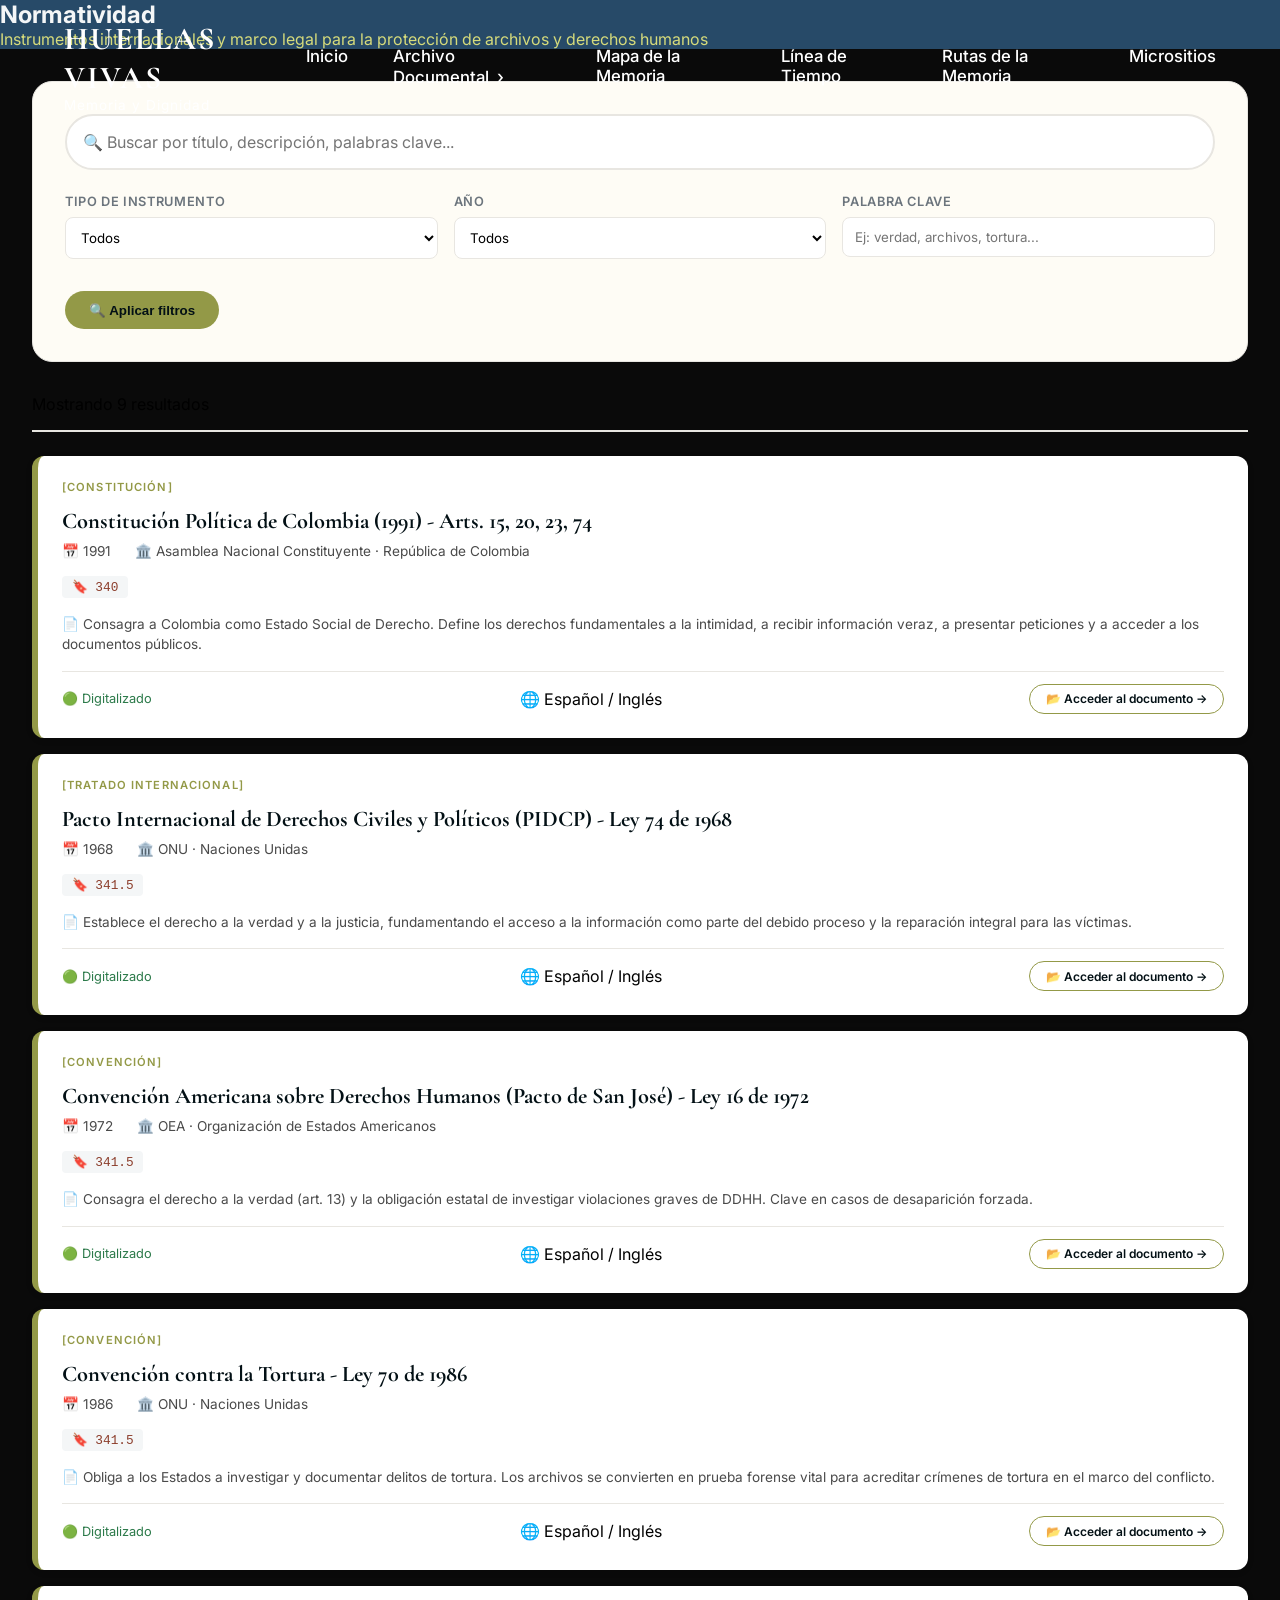
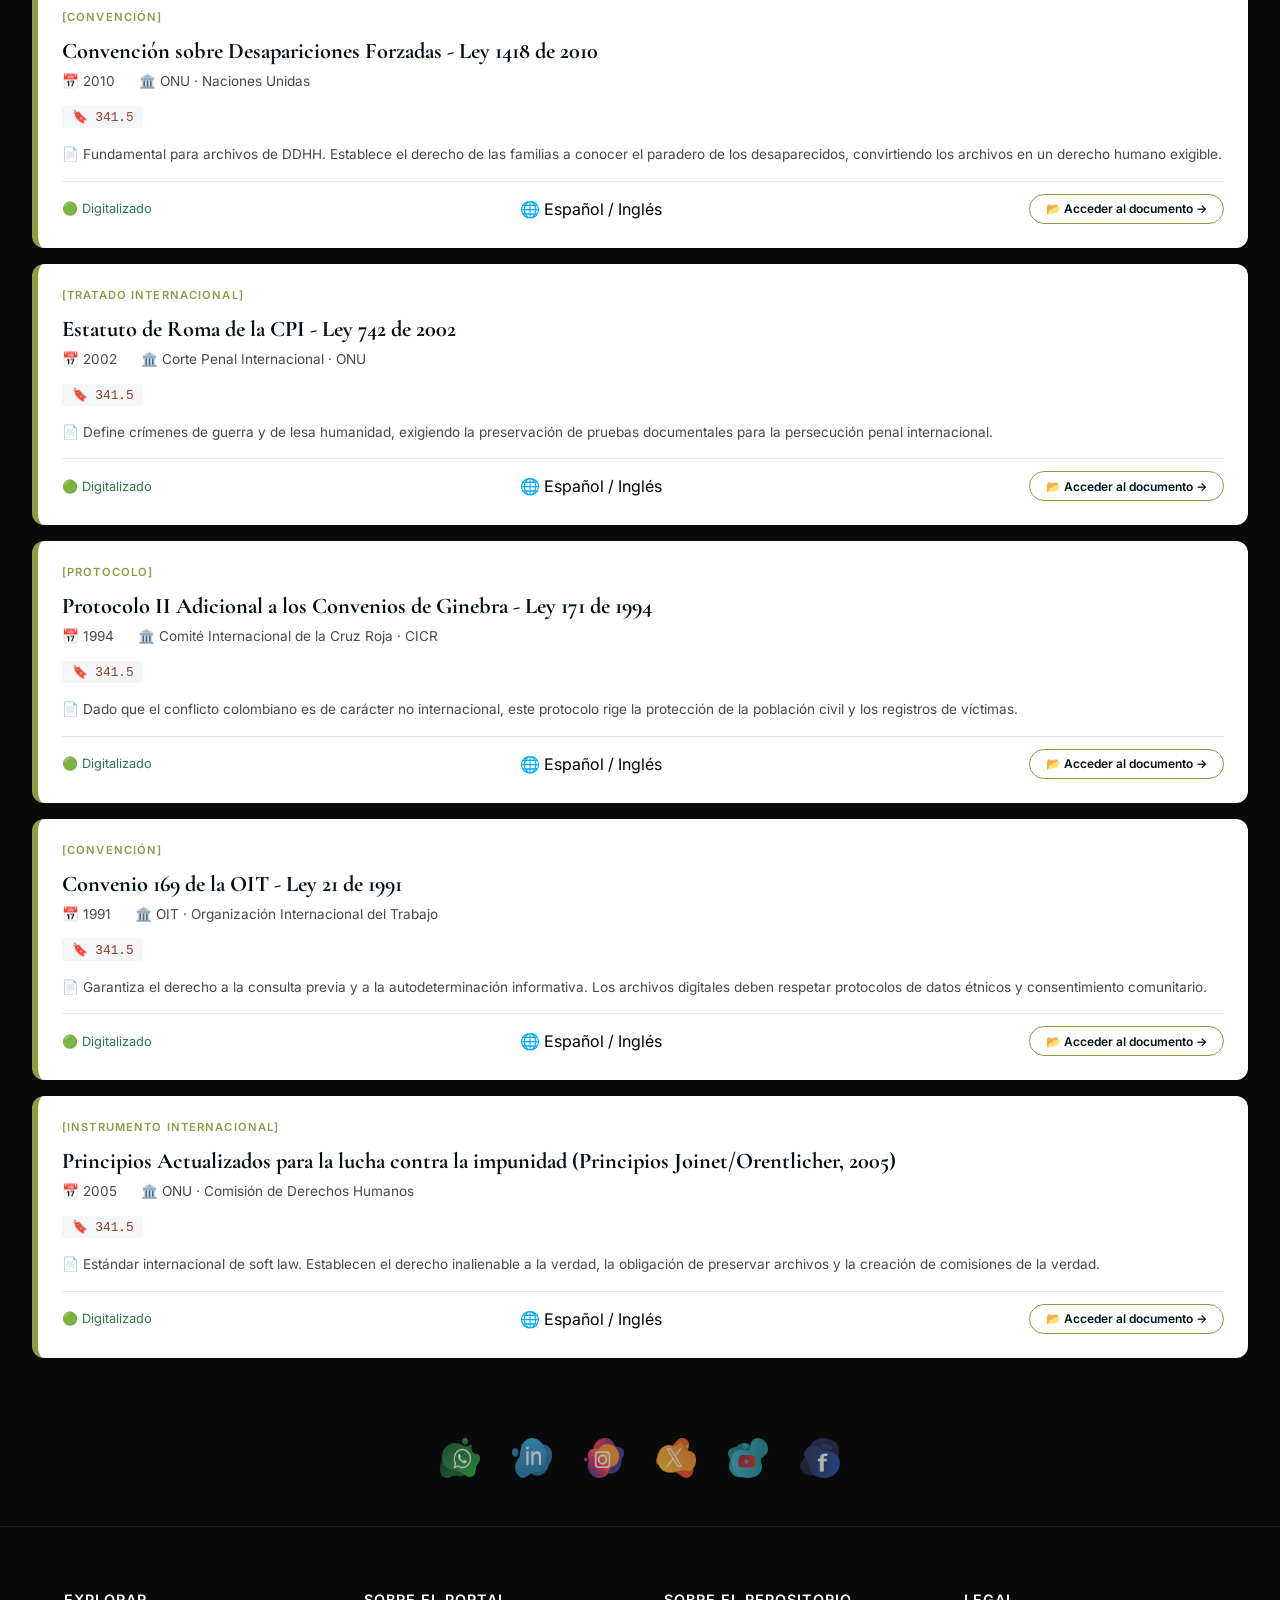
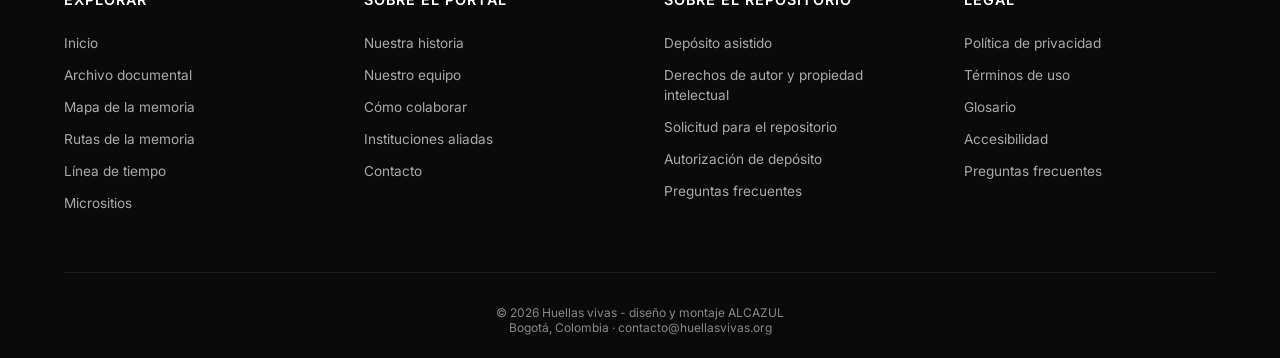
<file: normatividad.html>
<!DOCTYPE html>
<html lang="es">
<head>
    <meta charset="UTF-8">
    <meta name="viewport" content="width=device-width, initial-scale=1.0, viewport-fit=cover">
    <title>Huellas Vivas · Normatividad</title>
    <link rel="stylesheet" href="css/estilo.css">
    <link rel="preconnect" href="https://fonts.googleapis.com">
    <link rel="preconnect" href="https://fonts.gstatic.com" crossorigin>
    <link href="https://fonts.googleapis.com/css2?family=Cormorant+Garamond:wght@400;500;600;700&family=Inter:wght@400;500;600&display=swap" rel="stylesheet">
    <style>
        /* Mismos estilos que ARCHIVO_DOCUMENTAL.html */
        .repositorio-container {
            max-width: 1400px;
            margin: 2rem auto;
            padding: 0 2rem;
        }
        
        .buscador-section {
            background: #fefcf5;
            padding: 2rem;
            border-radius: 20px;
            margin-bottom: 2rem;
            border: 1px solid #e8e6e1;
        }
        
        .buscador-input {
            width: 100%;
            padding: 1rem;
            font-size: 1rem;
            border: 2px solid #e8e6e1;
            border-radius: 50px;
            font-family: 'Inter', sans-serif;
            transition: border-color 0.3s;
        }
        
        .buscador-input:focus {
            outline: none;
            border-color: #939947;
        }
        
        .filtros-grid {
            display: grid;
            grid-template-columns: repeat(auto-fit, minmax(200px, 1fr));
            gap: 1rem;
            margin-top: 1.5rem;
        }
        
        .filtro-group {
            display: flex;
            flex-direction: column;
            gap: 0.5rem;
        }
        
        .filtro-group label {
            font-size: 0.8rem;
            font-weight: 600;
            text-transform: uppercase;
            letter-spacing: 0.05em;
            color: #6c757d;
        }
        
        .filtro-group select, .filtro-group input {
            padding: 0.7rem;
            border: 1px solid #e8e6e1;
            border-radius: 8px;
            font-family: 'Inter', sans-serif;
            background: white;
            cursor: pointer;
        }
        
        .boton-buscar {
            background: #939947;
            color: #031015;
            border: none;
            padding: 0.7rem 1.5rem;
            border-radius: 50px;
            font-weight: 600;
            cursor: pointer;
            transition: background 0.3s;
            margin-top: 2rem;
        }
        
        .boton-buscar:hover {
            background: #d6db7b;
        }
        
        .resultados-info {
            display: flex;
            justify-content: space-between;
            align-items: center;
            flex-wrap: wrap;
            margin-bottom: 1.5rem;
            padding-bottom: 1rem;
            border-bottom: 2px solid #e8e6e1;
        }
        
        .grid-resultados {
            display: flex;
            flex-direction: column;
            gap: 1rem;
            margin-bottom: 2rem;
        }
        
        .tarjeta-expediente {
            background: white;
            border-radius: 12px;
            padding: 1.5rem;
            box-shadow: 0 2px 8px rgba(0, 0, 0, 0.05);
            transition: transform 0.2s, box-shadow 0.2s;
            border-left: 6px solid #939947;
            font-family: 'Inter', sans-serif;
        }
        
        .tarjeta-expediente:hover {
            transform: translateX(4px);
            box-shadow: 0 6px 16px rgba(0, 0, 0, 0.1);
        }
        
        .expediente-tipo {
            font-family: 'Inter', sans-serif;
            font-size: 0.7rem;
            font-weight: 600;
            text-transform: uppercase;
            letter-spacing: 0.1em;
            color: #939947;
            margin-bottom: 0.75rem;
        }
        
        .expediente-titulo {
            font-family: 'Cormorant Garamond', serif;
            font-size: 1.4rem;
            font-weight: 700;
            color: #031015;
            margin-bottom: 0.5rem;
            line-height: 1.3;
        }
        
        .expediente-metadatos {
            display: flex;
            flex-wrap: wrap;
            gap: 1.5rem;
            margin-bottom: 1rem;
            font-size: 0.85rem;
        }
        
        .expediente-metadatos span {
            display: flex;
            align-items: center;
            gap: 0.3rem;
            color: #4a4a4a;
        }
        
        .expediente-signatura {
            font-family: monospace;
            font-size: 0.8rem;
            background: #f4f6f7;
            display: inline-block;
            padding: 0.2rem 0.6rem;
            border-radius: 4px;
            margin-bottom: 1rem;
            color: #8b3c2a;
        }
        
        .expediente-resumen {
            font-size: 0.85rem;
            color: #4a4a4a;
            margin-bottom: 1rem;
            line-height: 1.5;
        }
        
        .expediente-estado {
            display: flex;
            flex-wrap: wrap;
            justify-content: space-between;
            align-items: center;
            margin-top: 0.5rem;
            padding-top: 0.75rem;
            border-top: 1px solid #e8e6e1;
        }
        
        .estado-acceso {
            display: flex;
            align-items: center;
            gap: 0.5rem;
            font-size: 0.8rem;
            color: #2c7a4a;
        }
        
        .enlace-documento {
            background: none;
            border: 1px solid #939947;
            color: #031015;
            padding: 0.4rem 1rem;
            border-radius: 50px;
            font-size: 0.75rem;
            font-weight: 600;
            text-decoration: none;
            transition: all 0.3s;
            display: inline-block;
        }
        
        .enlace-documento:hover {
            background: #939947;
            color: white;
        }
        
        .sin-resultados {
            text-align: center;
            padding: 3rem;
            color: #6c757d;
        }
        
        @media (max-width: 768px) {
            .repositorio-container {
                padding: 0 1rem;
            }
            .expediente-titulo {
                font-size: 1.2rem;
            }
            .expediente-estado {
                flex-direction: column;
                align-items: flex-start;
                gap: 0.5rem;
            }
        }
    </style>
</head>
<body>

<nav class="navbar-principal">
    <div class="navbar-container">
        <div class="navbar-logo">
            <a href="index.html">
                <span class="logo-text">HUELLAS VIVAS</span>
                <span class="logo-subtitle">Memoria y Dignidad</span>
            </a>
        </div>
        
        <button class="navbar-toggle" id="navbar-toggle" aria-label="Menú">
            <span></span>
            <span></span>
            <span></span>
        </button>
        
        <div class="navbar-menu" id="navbar-menu">
            <ul>
                <li><a href="index.html" class="nav-link">Inicio</a></li>
                
                <li class="nav-dropdown">
                    <a href="#" class="nav-link">Archivo Documental <span class="dropdown-arrow">›</span></a>
                    <ul class="dropdown-menu">
                        <li><a href="ARCHIVO_DOCUMENTAL.html">Todos los documentos</a></li>
                        <li><a href="NORMATIVIDAD.html">Normatividad</a></li>
                        <li><a href="ARCHIVO_DOCUMENTAL.html?seccion=comunidades">Comunidades</a></li>
                        <li><a href="ARCHIVO_DOCUMENTAL.html?seccion=clasificacion">Clasificación</a></li>
                        <li><a href="ARCHIVO_DOCUMENTAL.html?seccion=tipologias">Tipologías</a></li>
                        <li><a href="ARCHIVO_DOCUMENTAL.html?seccion=multimedia">Multimedia</a></li>
                        <li><a href="ARCHIVO_DOCUMENTAL.html?seccion=recientes">Recientes</a></li>
                    </ul>
                </li>
                
                <li><a href="MAPA_MEMORIA.html" class="nav-link">Mapa de la Memoria</a></li>
                <li><a href="LINEA_TIEMPO.html" class="nav-link">Línea de Tiempo</a></li>
                <li><a href="RUTA_MEMORIA.html" class="nav-link">Rutas de la Memoria</a></li>
                <li><a href="MICROSITIOS.html" class="nav-link">Micrositios</a></li>
            </ul>
        </div>
    </div>
</nav>

<main>
    <section class="hero" style="background: #274a68;">
        <div class="hero-col hero-titulo">
            <h1 style="color:#f4f6f7;">Normatividad</h1>
            <p style="color:#d6db7b;">Instrumentos internacionales y marco legal para la protección de archivos y derechos humanos</p>
        </div>
    </section>

    <div class="repositorio-container">
        <div class="buscador-section">
            <input type="text" id="buscadorTexto" class="buscador-input" placeholder="🔍 Buscar por título, descripción, palabras clave...">
            
            <div class="filtros-grid">
                <div class="filtro-group">
                    <label>Tipo de instrumento</label>
                    <select id="filtroTipo">
                        <option value="todos">Todos</option>
                        <option value="Constitución">Constituciones</option>
                        <option value="Tratado internacional">Tratados internacionales</option>
                        <option value="Convención">Convenciones</option>
                        <option value="Protocolo">Protocolos</option>
                        <option value="Instrumento internacional">Instrumentos internacionales</option>
                    </select>
                </div>
                
                <div class="filtro-group">
                    <label>Año</label>
                    <select id="filtroAnio">
                        <option value="todos">Todos</option>
                        <option value="1968">1968</option>
                        <option value="1972">1972</option>
                        <option value="1986">1986</option>
                        <option value="1991">1991</option>
                        <option value="1994">1994</option>
                        <option value="2002">2002</option>
                        <option value="2005">2005</option>
                        <option value="2010">2010</option>
                    </select>
                </div>
                
                <div class="filtro-group">
                    <label>Palabra clave</label>
                    <input type="text" id="filtroPalabraClave" placeholder="Ej: verdad, archivos, tortura...">
                </div>
            </div>
            
            <button id="btnBuscar" class="boton-buscar">🔍 Aplicar filtros</button>
        </div>
        
        <div class="resultados-info">
            <div id="resultadosCount">Mostrando 9 resultados</div>
        </div>
        
        <div id="resultadosContainer" class="grid-resultados"></div>
    </div>
</main>

<section class="social-section" aria-label="Redes sociales del proyecto">
    <div class="social-icons">
        <a href="https://wa.me/tu-numero" target="_blank"><img src="assets/iconos/whats.png" alt="WhatsApp"></a>
        <a href="https://www.linkedin.com/in/tu-perfil" target="_blank"><img src="assets/iconos/linkedin.png" alt="LinkedIn"></a>
        <a href="https://www.instagram.com/tu-perfil" target="_blank"><img src="assets/iconos/insta.png" alt="Instagram"></a>
        <a href="https://twitter.com/tu-perfil" target="_blank"><img src="assets/iconos/x.png" alt="X"></a>
        <a href="https://www.youtube.com/tu-canal" target="_blank"><img src="assets/iconos/youtube.png" alt="YouTube"></a>
        <a href="https://www.facebook.com/tu-perfil" target="_blank"><img src="assets/iconos/face.png" alt="Facebook"></a>
    </div>
</section>

<footer>
    <div class="footer-contenido">
        <div class="footer-enlaces">
            <h3>EXPLORAR</h3>
            <ul>
                <li><a href="index.html">Inicio</a></li>
                <li><a href="ARCHIVO_DOCUMENTAL.html">Archivo documental</a></li>
                <li><a href="MAPA_MEMORIA.html">Mapa de la memoria</a></li>
                <li><a href="RUTA_MEMORIA.html">Rutas de la memoria</a></li>
                <li><a href="LINEA_TIEMPO.html">Línea de tiempo</a></li>
                <li><a href="MICROSITIOS.html">Micrositios</a></li>
            </ul>
        </div>
        <div class="footer-enlaces">
            <h3>SOBRE EL PORTAL</h3>
            <ul>
                <li><a href="#" id="footer-que-es">Nuestra historia</a></li>
                <li><a href="#" id="footer-equipo">Nuestro equipo</a></li>
                <li><a href="#" id="footer-colaborar">Cómo colaborar</a></li>
                <li><a href="#">Instituciones aliadas</a></li>
                <li><a href="#" id="footer-contacto">Contacto</a></li>
            </ul>
        </div>
        <div class="footer-enlaces">
            <h3>SOBRE EL REPOSITORIO</h3>
            <ul>
                <li><a href="#">Depósito asistido</a></li>
                <li><a href="#">Derechos de autor y propiedad intelectual</a></li>
                <li><a href="#">Solicitud para el repositorio</a></li>
                <li><a href="#">Autorización de depósito</a></li>
                <li><a href="#">Preguntas frecuentes</a></li>
            </ul>
        </div>
        <div class="footer-enlaces">
            <h3>LEGAL</h3>
            <ul>
                <li><a href="#">Política de privacidad</a></li>
                <li><a href="#">Términos de uso</a></li>
                <li><a href="#">Glosario</a></li>
                <li><a href="#">Accesibilidad</a></li>
                <li><a href="#">Preguntas frecuentes</a></li>
            </ul>
        </div>
    </div>
    <div class="footer-copyright">
        <p>© 2026 Huellas vivas - diseño y montaje ALCAZUL</p>
        <p>Bogotá, Colombia · <a href="mailto:contacto@huellasvivas.org">contacto@huellasvivas.org</a></p>
    </div>
</footer>

<div id="footer-modal">
    <div class="modal-contenido">
        <div class="modal-header">
            <h3 id="modal-title">Información</h3>
            <span class="modal-close" id="modal-close">&times;</span>
        </div>
        <div class="modal-body" id="modal-body"></div>
    </div>
</div>

<script>
    // Instrumentos normativos (9)
    const normas = [
        { titulo: "Constitución Política de Colombia (1991) - Arts. 15, 20, 23, 74", tipo: "Constitución", año: 1991, autores: "Asamblea Nacional Constituyente", organizacion: "República de Colombia", descripcion: "Consagra a Colombia como Estado Social de Derecho. Define los derechos fundamentales a la intimidad, a recibir información veraz, a presentar peticiones y a acceder a los documentos públicos.", url: "http://www.secretariasenado.gov.co/index.php/constitucion-politica", cdd: "340", palabrasClave: ["constitución", "derechos fundamentales", "acceso a la información", "archivos públicos"] },
        { titulo: "Pacto Internacional de Derechos Civiles y Políticos (PIDCP) - Ley 74 de 1968", tipo: "Tratado internacional", año: 1968, autores: "ONU", organizacion: "Naciones Unidas", descripcion: "Establece el derecho a la verdad y a la justicia, fundamentando el acceso a la información como parte del debido proceso y la reparación integral para las víctimas.", url: "https://www.ohchr.org/es/instruments-mechanisms/instruments/international-covenant-civil-and-political-rights", cdd: "341.5", palabrasClave: ["derechos civiles", "derechos políticos", "verdad", "justicia"] },
        { titulo: "Convención Americana sobre Derechos Humanos (Pacto de San José) - Ley 16 de 1972", tipo: "Convención", año: 1972, autores: "OEA", organizacion: "Organización de Estados Americanos", descripcion: "Consagra el derecho a la verdad (art. 13) y la obligación estatal de investigar violaciones graves de DDHH. Clave en casos de desaparición forzada.", url: "https://www.cidh.oas.org/basicos/spanish/basicos2.htm", cdd: "341.5", palabrasClave: ["derechos humanos", "verdad", "desaparición forzada", "investigación"] },
        { titulo: "Convención contra la Tortura - Ley 70 de 1986", tipo: "Convención", año: 1986, autores: "ONU", organizacion: "Naciones Unidas", descripcion: "Obliga a los Estados a investigar y documentar delitos de tortura. Los archivos se convierten en prueba forense vital para acreditar crímenes de tortura en el marco del conflicto.", url: "https://www.ohchr.org/es/instruments-mechanisms/instruments/convention-against-torture-and-other-cruel-inhuman-or-degrading", cdd: "341.5", palabrasClave: ["tortura", "investigación", "prueba forense", "crímenes"] },
        { titulo: "Convención sobre Desapariciones Forzadas - Ley 1418 de 2010", tipo: "Convención", año: 2010, autores: "ONU", organizacion: "Naciones Unidas", descripcion: "Fundamental para archivos de DDHH. Establece el derecho de las familias a conocer el paradero de los desaparecidos, convirtiendo los archivos en un derecho humano exigible.", url: "https://www.ohchr.org/es/instruments-mechanisms/instruments/international-convention-protection-all-persons-enforced", cdd: "341.5", palabrasClave: ["desaparición forzada", "archivos", "derecho a la verdad", "familias"] },
        { titulo: "Estatuto de Roma de la CPI - Ley 742 de 2002", tipo: "Tratado internacional", año: 2002, autores: "Corte Penal Internacional", organizacion: "ONU", descripcion: "Define crímenes de guerra y de lesa humanidad, exigiendo la preservación de pruebas documentales para la persecución penal internacional.", url: "https://www.icc-cpi.int/es/romestatute", cdd: "341.5", palabrasClave: ["CPI", "crímenes de guerra", "lesa humanidad", "pruebas documentales"] },
        { titulo: "Protocolo II Adicional a los Convenios de Ginebra - Ley 171 de 1994", tipo: "Protocolo", año: 1994, autores: "Comité Internacional de la Cruz Roja", organizacion: "CICR", descripcion: "Dado que el conflicto colombiano es de carácter no internacional, este protocolo rige la protección de la población civil y los registros de víctimas.", url: "https://www.icrc.org/es/doc/assets/files/other/icrc_003_0321.pdf", cdd: "341.5", palabrasClave: ["conflicto no internacional", "población civil", "registros de víctimas"] },
        { titulo: "Convenio 169 de la OIT - Ley 21 de 1991", tipo: "Convención", año: 1991, autores: "OIT", organizacion: "Organización Internacional del Trabajo", descripcion: "Garantiza el derecho a la consulta previa y a la autodeterminación informativa. Los archivos digitales deben respetar protocolos de datos étnicos y consentimiento comunitario.", url: "https://www.ilo.org/es/resource/convenio-169-de-la-oit", cdd: "341.5", palabrasClave: ["pueblos indígenas", "consulta previa", "datos étnicos", "consentimiento"] },
        { titulo: "Principios Actualizados para la lucha contra la impunidad (Principios Joinet/Orentlicher, 2005)", tipo: "Instrumento internacional", año: 2005, autores: "ONU", organizacion: "Comisión de Derechos Humanos", descripcion: "Estándar internacional de soft law. Establecen el derecho inalienable a la verdad, la obligación de preservar archivos y la creación de comisiones de la verdad.", url: "https://www.ohchr.org/es/instruments-mechanisms/instruments/updated-set-principles-protection-and-promotion-human-rights-through", cdd: "341.5", palabrasClave: ["impunidad", "derecho a la verdad", "archivos", "comisiones de la verdad"] }
    ];

    let resultadosFiltrados = [...normas];
    let paginaActual = 1;
    const resultadosPorPagina = 10;

    const buscadorTexto = document.getElementById('buscadorTexto');
    const filtroTipo = document.getElementById('filtroTipo');
    const filtroAnio = document.getElementById('filtroAnio');
    const filtroPalabraClave = document.getElementById('filtroPalabraClave');
    const btnBuscar = document.getElementById('btnBuscar');
    const resultadosContainer = document.getElementById('resultadosContainer');
    const resultadosCount = document.getElementById('resultadosCount');

    function filtrarDocumentos() {
        const textoBusqueda = buscadorTexto.value.toLowerCase();
        const tipo = filtroTipo.value;
        const anio = filtroAnio.value;
        const palabraClave = filtroPalabraClave.value.toLowerCase();

        resultadosFiltrados = normas.filter(doc => {
            let coincideTexto = true;
            if (textoBusqueda) {
                coincideTexto = doc.titulo.toLowerCase().includes(textoBusqueda) ||
                    doc.descripcion.toLowerCase().includes(textoBusqueda);
            }
            
            let coincideTipo = true;
            if (tipo !== 'todos') {
                coincideTipo = doc.tipo === tipo;
            }
            
            let coincideAnio = true;
            if (anio !== 'todos') {
                coincideAnio = doc.año === parseInt(anio);
            }
            
            let coincidePalabraClave = true;
            if (palabraClave) {
                coincidePalabraClave = doc.palabrasClave.some(p => p.toLowerCase().includes(palabraClave));
            }
            
            return coincideTexto && coincideTipo && coincideAnio && coincidePalabraClave;
        });
        
        renderizarResultados();
    }

    function renderizarResultados() {
        const total = resultadosFiltrados.length;
        resultadosCount.innerHTML = `Mostrando ${total} resultados`;
        
        if (resultadosFiltrados.length === 0) {
            resultadosContainer.innerHTML = '<div class="sin-resultados">No se encontraron instrumentos normativos con los filtros seleccionados.</div>';
            return;
        }
        
        resultadosContainer.innerHTML = resultadosFiltrados.map(doc => {
            const procedenciaTexto = doc.organizacion ? `${doc.autores} · ${doc.organizacion}` : doc.autores;
            
            return `
                <div class="tarjeta-expediente">
                    <div class="expediente-tipo">[${doc.tipo.toUpperCase()}]</div>
                    <div class="expediente-titulo">${doc.titulo}</div>
                    <div class="expediente-metadatos">
                        <span>📅 ${doc.año}</span>
                        <span>🏛️ ${procedenciaTexto.substring(0, 60)}</span>
                    </div>
                    <div class="expediente-signatura">🔖 ${doc.cdd}</div>
                    <div class="expediente-resumen">📄 ${doc.descripcion}</div>
                    <div class="expediente-estado">
                        <div class="estado-acceso">
                            🟢 Digitalizado
                        </div>
                        <div class="expediente-idioma">
                            🌐 Español / Inglés
                        </div>
                        <a href="${doc.url}" class="enlace-documento" target="_blank" rel="noopener noreferrer">📂 Acceder al documento →</a>
                    </div>
                </div>
            `;
        }).join('');
    }
    
    btnBuscar.addEventListener('click', filtrarDocumentos);
    
    let timeoutBuscador;
    buscadorTexto.addEventListener('input', () => {
        clearTimeout(timeoutBuscador);
        timeoutBuscador = setTimeout(filtrarDocumentos, 500);
    });
    
    if (filtroPalabraClave) {
        filtroPalabraClave.addEventListener('input', () => {
            clearTimeout(timeoutBuscador);
            timeoutBuscador = setTimeout(filtrarDocumentos, 500);
        });
    }
    
    filtrarDocumentos();
</script>

<script src="js/main.js"></script>
</body>
</html>
</file>
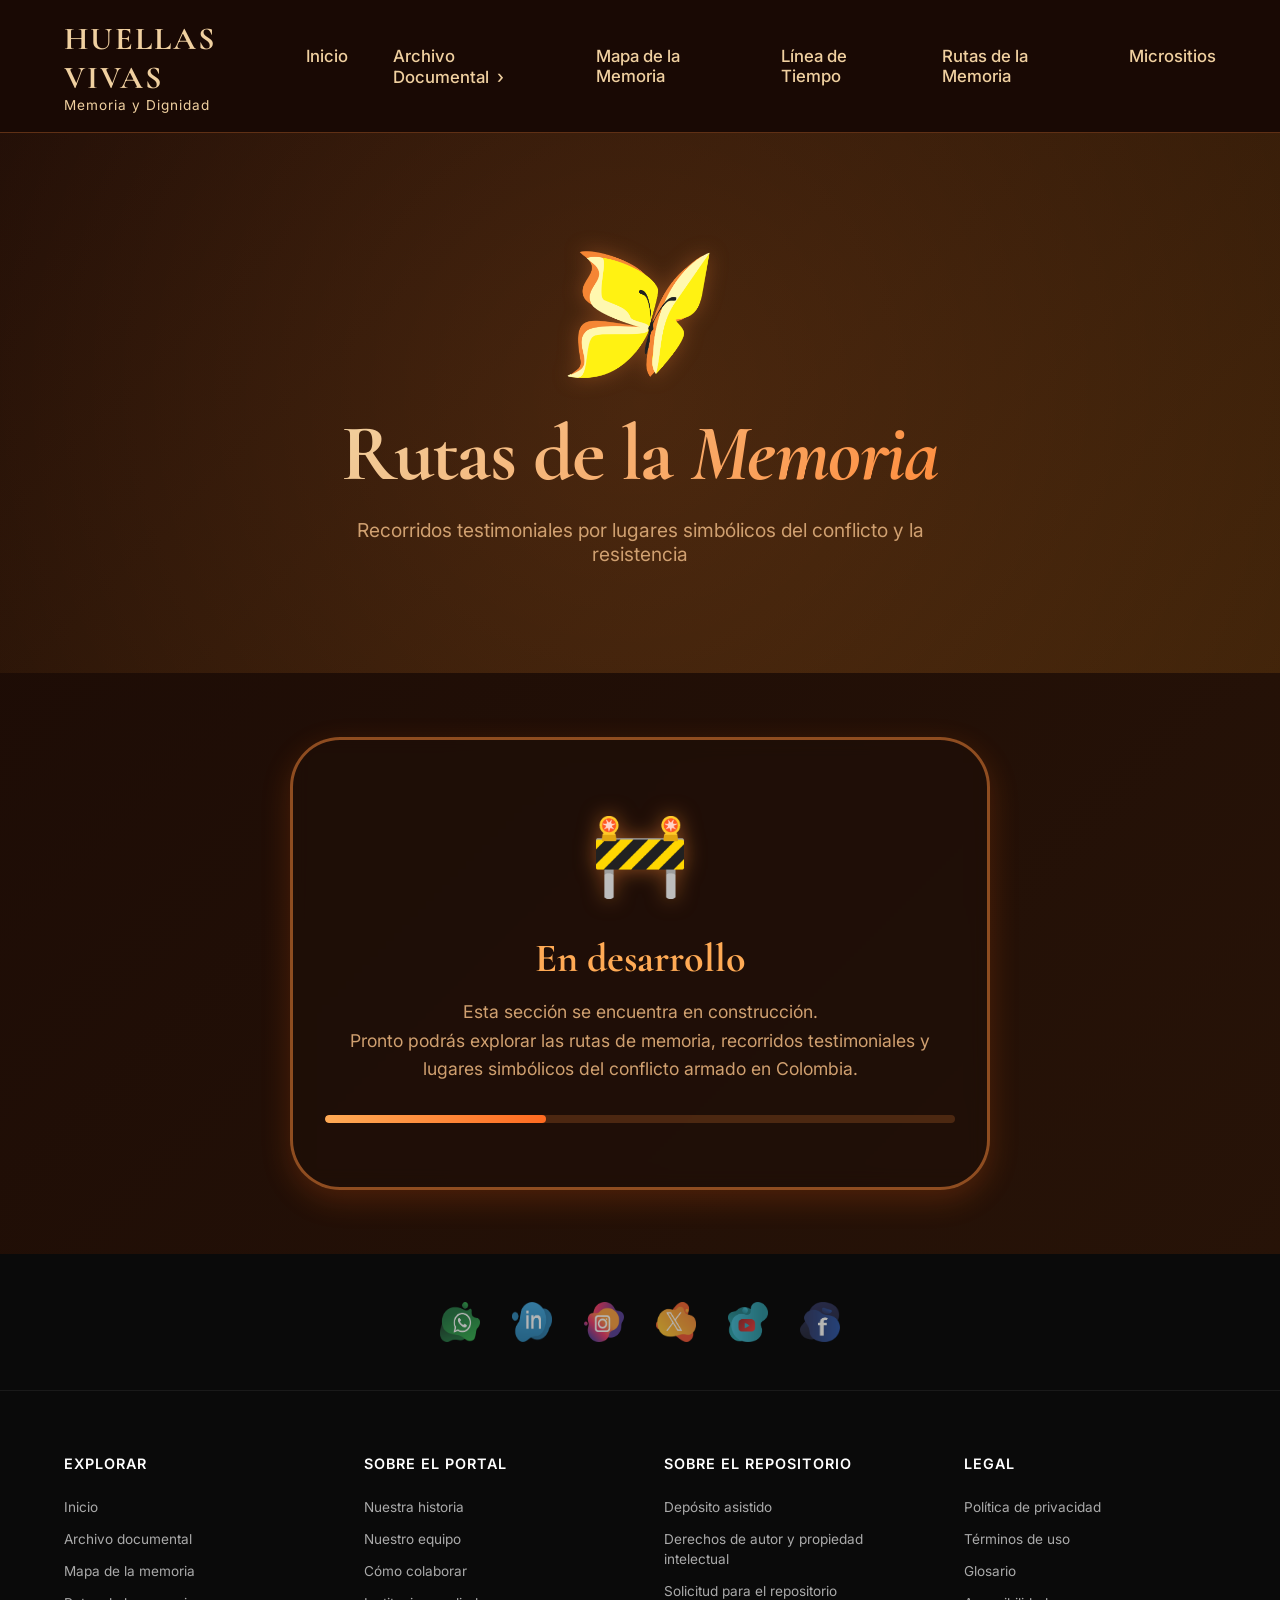
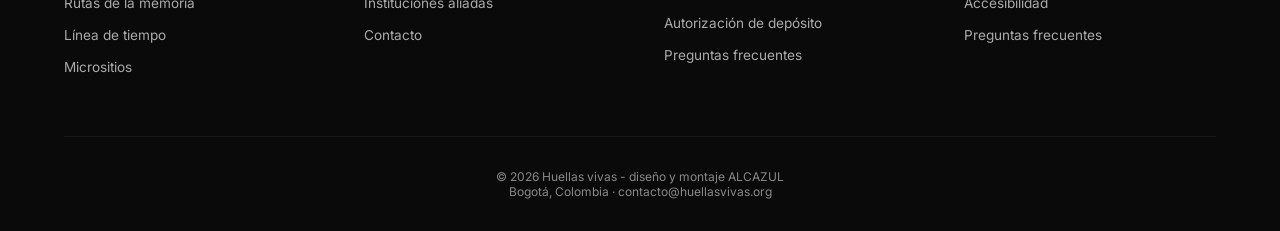
<file: ruta_memoria.html>
<!DOCTYPE html>
<html lang="es">
<head>
    <meta charset="UTF-8">
    <meta name="viewport" content="width=device-width, initial-scale=1.0, viewport-fit=cover">
    <title>Huellas Vivas · Rutas de la Memoria</title>
    <link rel="preconnect" href="https://fonts.googleapis.com">
    <link rel="preconnect" href="https://fonts.gstatic.com" crossorigin>
    <link href="https://fonts.googleapis.com/css2?family=Cormorant+Garamond:wght@400;500;600;700&family=Inter:wght@300;400;500;600;700;800&display=swap" rel="stylesheet">
    <link rel="stylesheet" href="css/estilo.css">
    
    <style>
        /* ===== ESTILOS EXCLUSIVOS PARA RUTAS DE LA MEMORIA ===== */
        /* IDENTIDAD: GAMA DE NARANJAS */
        
        * {
            margin: 0;
            padding: 0;
            box-sizing: border-box;
        }
        
        body {
            font-family: 'Inter', sans-serif;
            background: linear-gradient(135deg, #1a0a05 0%, #2a1508 100%);
            color: #f0e0d0;
            overflow-x: hidden;
            min-height: 100vh;
        }
        
        /* Navbar personalizada - tonos naranja oscuro */
        .navbar-principal {
            position: relative !important;
            background: rgba(26, 10, 5, 0.95) !important;
            backdrop-filter: blur(10px);
            border-bottom: 1px solid rgba(255, 140, 60, 0.3);
        }
        
        .navbar-principal .logo-text,
        .navbar-principal .logo-subtitle,
        .navbar-principal .nav-link {
            color: #f0d0a0 !important;
        }
        
        .navbar-principal .logo-text:hover,
        .navbar-principal .nav-link:hover {
            color: #ffaa55 !important;
        }
        
        /* Hero animado - gradiente naranja */
        .hero-rutas {
            min-height: 60vh;
            display: flex;
            align-items: center;
            justify-content: center;
            text-align: center;
            position: relative;
            overflow: hidden;
            background: linear-gradient(135deg, #1a0a05 0%, #3a2008 100%);
        }
        
        .hero-rutas::before {
            content: '';
            position: absolute;
            width: 200%;
            height: 200%;
            background: radial-gradient(circle, rgba(255, 140, 60, 0.15) 0%, transparent 70%);
            animation: pulse 8s ease-in-out infinite;
        }
        
        @keyframes pulse {
            0%, 100% { transform: scale(1); opacity: 0.3; }
            50% { transform: scale(1.1); opacity: 0.5; }
        }
        
        .hero-content {
            position: relative;
            z-index: 2;
        }
        
        .hero-content img {
            margin-bottom: 1rem;
            filter: drop-shadow(0 0 10px rgba(255, 140, 60, 0.3));
        }
        
        .hero-rutas h1 {
            font-family: 'Cormorant Garamond', serif;
            font-size: 5rem;
            font-weight: 700;
            background: linear-gradient(135deg, #f0d0a0 0%, #ff8c3c 100%);
            -webkit-background-clip: text;
            background-clip: text;
            color: transparent;
            margin-bottom: 1rem;
            letter-spacing: -0.02em;
        }
        
        .hero-rutas p {
            font-size: 1.2rem;
            color: #d0a070;
            max-width: 600px;
            margin: 0 auto;
        }
        
        /* Sección de desarrollo */
        .desarrollo-container {
            max-width: 1400px;
            margin: 0 auto;
            padding: 4rem 2rem;
            min-height: 50vh;
            display: flex;
            align-items: center;
            justify-content: center;
        }
        
        .desarrollo-card {
            text-align: center;
            padding: 4rem 2rem;
            background: rgba(30, 15, 8, 0.7);
            backdrop-filter: blur(10px);
            border-radius: 50px;
            border: 3px solid rgba(255, 140, 60, 0.5);
            max-width: 700px;
            margin: 0 auto;
            transition: all 0.4s ease;
            box-shadow: 0 10px 30px rgba(255, 100, 20, 0.2);
        }
        
        .desarrollo-card:hover {
            border-color: rgba(255, 140, 60, 0.9);
            box-shadow: 0 15px 40px rgba(255, 100, 20, 0.3);
            transform: translateY(-5px);
        }
        
        .desarrollo-icon {
            font-size: 5rem;
            margin-bottom: 2rem;
            display: inline-block;
            animation: float 3s ease-in-out infinite;
            filter: drop-shadow(0 0 10px rgba(255, 140, 60, 0.5));
        }
        
        @keyframes float {
            0%, 100% { transform: translateY(0); }
            50% { transform: translateY(-15px); }
        }
        
        .desarrollo-card h2 {
            font-family: 'Cormorant Garamond', serif;
            font-size: 2.5rem;
            font-weight: 700;
            color: #ffaa55;
            margin-bottom: 1rem;
        }
        
        .desarrollo-card p {
            font-size: 1.1rem;
            color: #d0a070;
            line-height: 1.6;
            margin-bottom: 2rem;
        }
        
        .desarrollo-progreso {
            width: 100%;
            height: 8px;
            background: rgba(255, 140, 60, 0.2);
            border-radius: 10px;
            overflow: hidden;
            margin-top: 2rem;
        }
        
        .desarrollo-progreso-bar {
            width: 35%;
            height: 100%;
            background: linear-gradient(90deg, #ffaa55, #ff6a20);
            border-radius: 10px;
            animation: progresoAnim 2s ease-in-out infinite alternate;
        }
        
        @keyframes progresoAnim {
            0% { width: 25%; opacity: 0.7; }
            100% { width: 45%; opacity: 1; }
        }
        
        /* ===== RESPONSIVE ===== */
        @media (max-width: 768px) {
            .hero-rutas h1 {
                font-size: 2.5rem;
            }
            
            .desarrollo-card {
                padding: 2rem 1.5rem;
                border-radius: 30px;
            }
            
            .desarrollo-card h2 {
                font-size: 1.8rem;
            }
            
            .desarrollo-icon {
                font-size: 3.5rem;
            }
        }
        
        @media (max-width: 480px) {
            .desarrollo-container {
                padding: 2rem 1rem;
            }
            
            .hero-rutas {
                min-height: 50vh;
            }
            
            .hero-rutas h1 {
                font-size: 2rem;
            }
        }
    </style>
</head>
<body>

<nav class="navbar-principal">
    <div class="navbar-container">
        <div class="navbar-logo">
            <a href="index.html">
                <span class="logo-text">HUELLAS VIVAS</span>
                <span class="logo-subtitle">Memoria y Dignidad</span>
            </a>
        </div>
        
        <button class="navbar-toggle" id="navbar-toggle" aria-label="Menú">
            <span></span>
            <span></span>
            <span></span>
        </button>
        
        <div class="navbar-menu" id="navbar-menu">
            <ul>
                <li><a href="index.html" class="nav-link">Inicio</a></li>
                <li class="nav-dropdown">
                    <a href="#" class="nav-link">Archivo Documental <span class="dropdown-arrow">›</span></a>
                    <ul class="dropdown-menu">
                        <li><a href="ARCHIVO_DOCUMENTAL.html">Todos los documentos</a></li>
                        <li><a href="ARCHIVO_DOCUMENTAL.html?seccion=comunidades">Comunidades</a></li>
                        <li><a href="ARCHIVO_DOCUMENTAL.html?seccion=clasificacion">Clasificación</a></li>
                        <li><a href="ARCHIVO_DOCUMENTAL.html?seccion=tipologias">Tipologías</a></li>
                        <li><a href="ARCHIVO_DOCUMENTAL.html?seccion=multimedia">Multimedia</a></li>
                    </ul>
                </li>
                <li><a href="MAPA_MEMORIA.html" class="nav-link">Mapa de la Memoria</a></li>
                <li><a href="LINEA_TIEMPO.html" class="nav-link">Línea de Tiempo</a></li>
                <li><a href="RUTA_MEMORIA.html" class="nav-link">Rutas de la Memoria</a></li>
                <li><a href="MICROSITIOS.html" class="nav-link">Micrositios</a></li>
            </ul>
        </div>
    </div>
</nav>

<main>
    <section class="hero-rutas">
        <div class="hero-content">
            <img src="assets/imagenes/LG01.png" width="150" height="auto" alt="Logo">
            <h1>Rutas de la <i>Memoria</i></h1>
            <p>Recorridos testimoniales por lugares simbólicos del conflicto y la resistencia</p>
        </div>
    </section>

    <div class="desarrollo-container">
        <div class="desarrollo-card">
            <div class="desarrollo-icon">🚧</div>
            <h2>En desarrollo</h2>
            <p>Esta sección se encuentra en construcción.<br>Pronto podrás explorar las rutas de memoria, recorridos testimoniales y lugares simbólicos del conflicto armado en Colombia.</p>
            <div class="desarrollo-progreso">
                <div class="desarrollo-progreso-bar"></div>
            </div>
        </div>
    </div>
</main>

<section class="social-section" aria-label="Redes sociales del proyecto">
    <div class="social-icons">
        <a href="https://wa.me/" target="_blank"><img src="assets/iconos/whats.png" alt="WhatsApp"></a>
        <a href="https://www.linkedin.com/" target="_blank"><img src="assets/iconos/linkedin.png" alt="LinkedIn"></a>
        <a href="https://www.instagram.com/" target="_blank"><img src="assets/iconos/insta.png" alt="Instagram"></a>
        <a href="https://twitter.com/" target="_blank"><img src="assets/iconos/x.png" alt="X"></a>
        <a href="https://www.youtube.com/" target="_blank"><img src="assets/iconos/youtube.png" alt="YouTube"></a>
        <a href="https://www.facebook.com/" target="_blank"><img src="assets/iconos/face.png" alt="Facebook"></a>
    </div>
</section>

<footer>
    <div class="footer-contenido">
        <div class="footer-enlaces">
            <h3>EXPLORAR</h3>
            <ul>
                <li><a href="index.html">Inicio</a></li>
                <li><a href="ARCHIVO_DOCUMENTAL.html">Archivo documental</a></li>
                <li><a href="MAPA_MEMORIA.html">Mapa de la memoria</a></li>
                <li><a href="RUTA_MEMORIA.html">Rutas de la memoria</a></li>
                <li><a href="LINEA_TIEMPO.html">Línea de tiempo</a></li>
                <li><a href="MICROSITIOS.html">Micrositios</a></li>
            </ul>
        </div>
        <div class="footer-enlaces">
            <h3>SOBRE EL PORTAL</h3>
            <ul>
                <li><a href="#" id="footer-que-es">Nuestra historia</a></li>
                <li><a href="#" id="footer-equipo">Nuestro equipo</a></li>
                <li><a href="#" id="footer-colaborar">Cómo colaborar</a></li>
                <li><a href="#">Instituciones aliadas</a></li>
                <li><a href="#" id="footer-contacto">Contacto</a></li>
            </ul>
        </div>
        <div class="footer-enlaces">
            <h3>SOBRE EL REPOSITORIO</h3>
            <ul>
                <li><a href="#">Depósito asistido</a></li>
                <li><a href="#">Derechos de autor y propiedad intelectual</a></li>
                <li><a href="#">Solicitud para el repositorio</a></li>
                <li><a href="#">Autorización de depósito</a></li>
                <li><a href="#">Preguntas frecuentes</a></li>
            </ul>
        </div>
        <div class="footer-enlaces">
            <h3>LEGAL</h3>
            <ul>
                <li><a href="#">Política de privacidad</a></li>
                <li><a href="#">Términos de uso</a></li>
                <li><a href="#">Glosario</a></li>
                <li><a href="#">Accesibilidad</a></li>
                <li><a href="#">Preguntas frecuentes</a></li>
            </ul>
        </div>
    </div>
    <div class="footer-copyright">
        <p>© 2026 Huellas vivas - diseño y montaje ALCAZUL</p>
        <p>Bogotá, Colombia · <a href="mailto:contacto@huellasvivas.org">contacto@huellasvivas.org</a></p>
    </div>
</footer>

<div id="footer-modal">
    <div class="modal-contenido">
        <div class="modal-header">
            <h3 id="modal-title">Información</h3>
            <span class="modal-close" id="modal-close">&times;</span>
        </div>
        <div class="modal-body" id="modal-body"></div>
    </div>
</div>

<script>
    // ===== MODAL PARA FOOTER =====
    const modal = document.getElementById('footer-modal');
    const modalTitle = document.getElementById('modal-title');
    const modalBody = document.getElementById('modal-body');
    const modalClose = document.getElementById('modal-close');

    function openModal(title, content) {
        if (modalTitle) modalTitle.textContent = title;
        if (modalBody) modalBody.innerHTML = content;
        if (modal) modal.style.display = 'flex';
        document.body.style.overflow = 'hidden';
    }

    function closeModal() {
        if (modal) modal.style.display = 'none';
        document.body.style.overflow = '';
    }

    if (modalClose) {
        modalClose.addEventListener('click', closeModal);
    }

    window.addEventListener('click', (e) => {
        if (e.target === modal) {
            closeModal();
        }
    });

    const footerLinks = {
        'footer-que-es': {
            title: 'Nuestra historia',
            content: '<p>Huellas Vivas nace en 2024 como un archivo digital de memoria histórica y derechos humanos en Colombia. Recopilamos documentos, testimonios y fotografías para que ninguna víctima sea olvidada.</p>'
        },
        'footer-equipo': {
            title: 'Nuestro equipo',
            content: '<p>Somos un equipo interdisciplinario de historiadores, comunicadores, diseñadores y activistas comprometidos con la memoria y la verdad.</p>'
        },
        'footer-colaborar': {
            title: 'Cómo colaborar',
            content: '<p>Puedes colaborar donando documentos, testimonios o recursos económicos. Escríbenos a contacto@huellasvivas.org para más información.</p>'
        },
        'footer-contacto': {
            title: 'Contacto',
            content: '<p>Email: contacto@huellasvivas.org<br>Bogotá, Colombia<br>Tel: +57 1 234 5678</p>'
        }
    };

    for (const [id, data] of Object.entries(footerLinks)) {
        const element = document.getElementById(id);
        if (element) {
            element.addEventListener('click', (e) => {
                e.preventDefault();
                openModal(data.title, data.content);
            });
        }
    }

    // ===== MENÚ MÓVIL =====
    const navbarToggle = document.getElementById('navbar-toggle');
    const navbarMenu = document.getElementById('navbar-menu');
    
    if (navbarToggle && navbarMenu) {
        navbarToggle.addEventListener('click', () => {
            navbarMenu.classList.toggle('active');
            document.body.style.overflow = navbarMenu.classList.contains('active') ? 'hidden' : '';
        });
    }
    
    const navLinks = document.querySelectorAll('.navbar-menu a');
    navLinks.forEach(link => {
        link.addEventListener('click', () => {
            navbarMenu.classList.remove('active');
            document.body.style.overflow = '';
        });
    });
    
    const dropdowns = document.querySelectorAll('.nav-dropdown');
    dropdowns.forEach(dropdown => {
        const link = dropdown.querySelector('a');
        if (link) {
            link.addEventListener('click', (e) => {
                if (window.innerWidth <= 768) {
                    e.preventDefault();
                    dropdown.classList.toggle('active');
                }
            });
        }
    });
</script>
</body>
</html>
</file>
<file: css/estilo.css>
/* RESET */
* {
    margin: 0;
    padding: 0;
    box-sizing: border-box;
}

body {
    font-family: 'Inter', sans-serif;
    overflow-x: hidden;
    background: #0a0a0a;
}

/* === HERO CON IMAGEN DE FONDO === */
.hero-image {
    position: fixed;
    top: 0;
    left: 0;
    width: 100%;
    height: 100vh;
    z-index: 0;
    background-size: cover;
    background-position: center;
    background-repeat: no-repeat;
}

.hero-overlay {
    position: absolute;
    top: 0;
    left: 0;
    width: 100%;
    height: 100%;
    background: rgba(0, 0, 0, 0.6);
    z-index: 1;
}

.hero-text {
    position: absolute;
    bottom: 20%;
    left: 10%;
    color: white;
    z-index: 2;
    text-shadow: 0 2px 10px rgba(0, 0, 0, 0.3);
}

.hero-text h1 {
    font-family: 'Cormorant Garamond', serif;
    font-size: 5rem;
    letter-spacing: 2px;
}

.hero-text p {
    font-size: 1.2rem;
    margin-top: 1rem;
}

/* Scroll down indicator */
.scrolldown {
    position: absolute;
    bottom: 30px;
    left: 50%;
    transform: translateX(-50%);
    z-index: 3;
    cursor: pointer;
}

.scrolldown-graphic {
    width: 30px;
    height: 50px;
    border: 2px solid white;
    border-radius: 20px;
    position: relative;
}

.scrolldown-graphic::after {
    content: '';
    position: absolute;
    top: 10px;
    left: 50%;
    transform: translateX(-50%);
    width: 4px;
    height: 10px;
    background: white;
    border-radius: 2px;
    animation: scrollAnim 1.5s infinite;
}

@keyframes scrollAnim {
    0% { opacity: 1; transform: translateX(-50%) translateY(0); }
    100% { opacity: 0; transform: translateX(-50%) translateY(20px); }
}

/* Responsive Hero */
@media (max-width: 768px) {
    .hero-text h1 {
        font-size: 2.5rem;
    }
    .hero-text {
        left: 5%;
        bottom: 15%;
    }
    .hero-text p {
        font-size: 1rem;
    }
}

@media (max-width: 480px) {
    .hero-text h1 {
        font-size: 2rem;
    }
    .hero-text p {
        font-size: 0.9rem;
    }
}

/* === BARRA DE NAVEGACIÓN PRINCIPAL === */
.navbar-principal {
    position: fixed;
    top: 0;
    left: 0;
    width: 100%;
    z-index: 1000;
    background: transparent;
    transition: background 0.3s, backdrop-filter 0.3s;
    padding: 1.2rem 0;
}

.navbar-principal.scrolled {
    background: rgba(0, 0, 0, 0.95);
    backdrop-filter: blur(10px);
}

.navbar-container {
    max-width: 1600px;
    margin: 0 auto;
    display: flex;
    justify-content: space-between;
    align-items: center;
    padding: 0 4rem;
}

.navbar-logo a {
    text-decoration: none;
    color: white;
    transition: opacity 0.3s;
}

.navbar-logo a:hover {
    opacity: 0.8;
}

.logo-text {
    font-family: 'Cormorant Garamond', serif;
    font-size: 2rem;
    font-weight: 700;
    letter-spacing: 2px;
}

.logo-subtitle {
    font-size: 0.85rem;
    display: block;
    letter-spacing: 1px;
}

/* Botón hamburguesa */
.navbar-toggle {
    display: none;
    background: none;
    border: none;
    cursor: pointer;
    padding: 0.5rem;
    z-index: 1001;
}

.navbar-toggle span {
    display: block;
    width: 28px;
    height: 2px;
    background: white;
    margin: 6px 0;
    transition: 0.3s;
}

/* Menú desktop */
.navbar-menu ul {
    display: flex;
    list-style: none;
    gap: 2.8rem;
}

.navbar-menu a {
    color: white;
    text-decoration: none;
    font-weight: 500;
    transition: opacity 0.3s;
    font-size: 1.05rem;
    padding: 0.5rem 0;
    position: relative;
}

/* Línea blanca al hover */
.navbar-menu a::after {
    content: '';
    position: absolute;
    bottom: 0;
    left: 0;
    width: 0;
    height: 2px;
    background: white;
    transition: width 0.3s ease;
}

.navbar-menu a:hover::after {
    width: 100%;
}

/* === DROPDOWN CORREGIDO: VERTICAL UNO DEBAJO DEL OTRO === */
.nav-dropdown {
    position: relative;
}

.dropdown-arrow {
    display: inline-block;
    transition: transform 0.3s;
    margin-left: 4px;
    font-size: 1.1rem;
}

.nav-dropdown:hover .dropdown-arrow {
    transform: rotate(90deg);
}

.dropdown-menu {
    position: absolute;
    top: calc(100% + 15px);
    left: 0;
    background: rgba(0, 0, 0, 0.95);
    backdrop-filter: blur(10px);
    list-style: none;
    padding: 0.8rem 0;
    min-width: 220px;
    border-radius: 12px;
    opacity: 0;
    visibility: hidden;
    transition: all 0.3s ease;
    box-shadow: 0 15px 30px rgba(0, 0, 0, 0.3);
    z-index: 1001;
}

/* Flecha indicadora */
.dropdown-menu::before {
    content: '';
    position: absolute;
    top: -8px;
    left: 20px;
    width: 0;
    height: 0;
    border-left: 8px solid transparent;
    border-right: 8px solid transparent;
    border-bottom: 8px solid rgba(0, 0, 0, 0.95);
}

.nav-dropdown:hover .dropdown-menu {
    opacity: 1;
    visibility: visible;
}

/* CADA ITEM DEL MENÚ - VERTICAL */
.dropdown-menu li {
    display: block;
    width: 100%;
    margin: 0;
    padding: 0;
}

/* LOS ENLACES: UNO DEBAJO DEL OTRO CON ESPACIO SUFICIENTE */
.dropdown-menu a {
    display: block;
    padding: 0.75rem 1.5rem;
    font-size: 0.9rem;
    text-align: left;
    color: white;
    text-decoration: none;
    white-space: nowrap;
    transition: background 0.2s ease;
    border-bottom: none;
}

.dropdown-menu a:hover {
    background: rgba(255, 255, 255, 0.15);
}

.dropdown-menu a::after {
    display: none;
}

/* Responsive para escritorio pequeño */
@media (max-width: 1200px) {
    .dropdown-menu {
        min-width: 200px;
    }
    .dropdown-menu a {
        padding: 0.7rem 1.3rem;
        font-size: 0.85rem;
    }
    .navbar-menu ul {
        gap: 2rem;
    }
    .navbar-menu a {
        font-size: 0.95rem;
    }
    .logo-text {
        font-size: 1.7rem;
    }
}

@media (max-width: 992px) {
    .navbar-container {
        padding: 0 2rem;
    }
    .dropdown-menu {
        min-width: 180px;
    }
    .dropdown-menu a {
        padding: 0.6rem 1.2rem;
        font-size: 0.85rem;
    }
    .navbar-menu ul {
        gap: 1.5rem;
    }
}

/* === MÓVIL: COMPORTAMIENTO DIFERENTE === */
@media (max-width: 768px) {
    .navbar-container {
        padding: 0 1.5rem;
    }
    
    .navbar-toggle {
        display: block;
    }
    
    .navbar-menu {
        position: fixed;
        top: 0;
        right: -100%;
        width: 80%;
        max-width: 300px;
        height: 100vh;
        background: #0a0a0a;
        padding: 5rem 2rem;
        transition: right 0.3s ease;
        z-index: 1000;
    }
    
    .navbar-menu.active {
        right: 0;
    }
    
    .navbar-menu ul {
        flex-direction: column;
        gap: 1.5rem;
    }
    
    .navbar-menu a {
        font-size: 1.1rem;
    }
    
    /* Dropdown móvil - vertical */
    .dropdown-menu {
        position: static;
        background: #1a1a1a;
        padding-left: 1.5rem;
        margin-top: 0.5rem;
        opacity: 1;
        visibility: visible;
        display: none;
        box-shadow: none;
        min-width: auto;
        left: auto;
    }
    
    .dropdown-menu::before {
        display: none;
    }
    
    .nav-dropdown.active .dropdown-menu {
        display: block;
    }
    
    .dropdown-menu a {
        padding: 0.6rem 1rem;
        white-space: normal;
        font-size: 0.9rem;
    }
    
    .dropdown-menu a:hover {
        background: rgba(255, 255, 255, 0.1);
    }
    
    .logo-text {
        font-size: 1.5rem;
    }
    
    .logo-subtitle {
        font-size: 0.7rem;
    }
}

@media (max-width: 480px) {
    .navbar-container {
        padding: 0 1rem;
    }
    .logo-text {
        font-size: 1.3rem;
    }
    .logo-subtitle {
        font-size: 0.6rem;
    }
}

/* === SECCIONES VERTICALES - PANTALLA COMPLETA === */
.vertical-sections {
    position: relative;
    z-index: 10;
    margin-top: 100vh;
}

.vertical-section {
    min-height: 100vh;
    width: 100%;
    display: flex;
    align-items: center;
    justify-content: center;
    padding: 5rem 6rem;
}

.vertical-section.visible {
    opacity: 1;
    transform: none;
}

/* Responsive padding de secciones */
@media (max-width: 1200px) {
    .vertical-section {
        padding: 4rem;
    }
}

@media (max-width: 992px) {
    .vertical-section {
        padding: 3rem;
    }
}

@media (max-width: 768px) {
    .vertical-section {
        padding: 2.5rem 1.5rem;
    }
}

@media (max-width: 480px) {
    .vertical-section {
        padding: 2rem 1rem;
    }
}

.section-container {
    display: flex;
    align-items: center;
    justify-content: space-between;
    width: 100%;
    max-width: 1600px;
    margin: 0 auto;
    gap: 5rem;
}

/* Responsive section-container */
@media (max-width: 992px) {
    .section-container {
        gap: 3rem;
    }
}

@media (max-width: 768px) {
    .section-container {
        flex-direction: column;
        text-align: center;
        gap: 2.5rem;
    }
}

.section-container.center {
    justify-content: center;
    text-align: center;
}

.section-content {
    flex: 1;
    max-width: 50%;
}

.section-content.full {
    flex: none;
    text-align: center;
    max-width: 1000px;
    margin: 0 auto;
}

@media (max-width: 768px) {
    .section-content {
        max-width: 100%;
        text-align: center;
    }
    .section-content.full {
        width: 100%;
    }
}

.section-subheading {
    font-size: 0.85rem;
    text-transform: uppercase;
    letter-spacing: 4px;
    margin-bottom: 1.5rem;
    opacity: 0.8;
}

@media (max-width: 480px) {
    .section-subheading {
        font-size: 0.7rem;
        letter-spacing: 3px;
    }
}

.section-heading {
    font-family: 'Cormorant Garamond', serif;
    font-size: 3.8rem;
    margin-bottom: 1.5rem;
    line-height: 1.2;
}

@media (max-width: 1200px) {
    .section-heading {
        font-size: 3.2rem;
    }
}

@media (max-width: 992px) {
    .section-heading {
        font-size: 2.8rem;
    }
}

@media (max-width: 768px) {
    .section-heading {
        font-size: 2.2rem;
    }
}

@media (max-width: 480px) {
    .section-heading {
        font-size: 1.8rem;
    }
}

.section-excerpt {
    font-size: 1.1rem;
    line-height: 1.6;
    margin-bottom: 2.5rem;
    opacity: 0.9;
}

.section-excerpt p {
    max-width: 90%;
}

.section-container.center .section-excerpt p {
    max-width: 700px;
    margin-left: auto;
    margin-right: auto;
}

@media (max-width: 1200px) {
    .section-excerpt {
        font-size: 1rem;
    }
}

@media (max-width: 768px) {
    .section-excerpt {
        font-size: 0.95rem;
    }
    .section-excerpt p {
        max-width: 100%;
    }
}

.arrow-link {
    display: inline-flex;
    align-items: center;
    gap: 0.5rem;
    text-decoration: none;
    font-weight: 600;
    border-bottom: 1px solid currentColor;
    padding-bottom: 4px;
    transition: gap 0.3s;
    color: inherit;
    font-size: 1rem;
}

.arrow-link:hover {
    gap: 1rem;
}

@media (max-width: 480px) {
    .arrow-link {
        font-size: 0.9rem;
    }
}

/* === FIGURAS E IMÁGENES === */
.section-figure {
    flex: 1;
    overflow: hidden;
    border-radius: 24px;
    box-shadow: 0 20px 40px rgba(0, 0, 0, 0.25);
    transition: box-shadow 0.4s ease;
    position: relative;
    cursor: pointer;
    max-width: 45%;
}

.section-figure img {
    width: 100%;
    height: auto;
    min-height: 400px;
    max-height: 550px;
    object-fit: cover;
    display: block;
    border-radius: 24px;
    transition: all 0.5s ease-in-out;
}

@media (max-width: 768px) {
    .section-figure {
        max-width: 100%;
        width: 100%;
    }
    .section-figure img {
        min-height: 250px;
        max-height: 350px;
    }
}

.section-figure .overlay {
    position: absolute;
    top: 0;
    left: 0;
    width: 100%;
    height: 100%;
    background: rgba(0, 0, 0, 0.6);
    display: flex;
    align-items: center;
    justify-content: center;
    border-radius: 24px;
    opacity: 0;
    transition: opacity 0.4s ease;
    z-index: 2;
    padding: 2rem;
}

.section-figure .overlay span {
    color: white;
    font-size: 1rem;
    text-align: center;
    padding: 1rem 1.5rem;
    max-width: 90%;
    transform: translateX(-100%);
    transition: transform 0.5s cubic-bezier(0.2, 0.9, 0.4, 1.1);
    opacity: 0;
    font-weight: 400;
    line-height: 1.5;
    border-left: 3px solid rgba(255, 255, 255, 0.5);
    text-shadow: 0 1px 2px rgba(0, 0, 0, 0.3);
    display: inline-block;
}

@media (max-width: 768px) {
    .section-figure .overlay span {
        font-size: 0.9rem;
        padding: 0.8rem 1rem;
    }
}

.section-figure:hover .overlay {
    opacity: 1;
}

.section-figure:hover .overlay span {
    transform: translateX(0);
    opacity: 1;
}

.section-figure:hover {
    box-shadow: 0 30px 50px rgba(0, 0, 0, 0.35);
}

.section-figure:hover img {
    transform: scale(1.03);
    filter: brightness(0.85) contrast(1.02);
}

/* === ESTADÍSTICAS === */
.stats-grid {
    display: flex;
    justify-content: center;
    gap: 6rem;
    margin-top: 3rem;
    flex-wrap: wrap;
}

.stat-number {
    font-family: 'Cormorant Garamond', serif;
    font-size: 4.5rem;
    font-weight: 700;
    display: block;
    line-height: 1;
    color: #FFD700;
    text-shadow: 0 0 10px rgba(255, 215, 0, 0.5);
}   

.stat-label {
    font-size: 0.9rem;
    text-transform: uppercase;
    letter-spacing: 3px;
    margin-top: 0.5rem;
    display: block;
    color: #51f803;
}

@media (max-width: 1200px) {
    .stat-number {
        font-size: 3.8rem;
    }
}

@media (max-width: 992px) {
    .stats-grid {
        gap: 3rem;
    }
    .stat-number {
        font-size: 3.2rem;
    }
}

@media (max-width: 768px) {
    .stats-grid {
        gap: 2rem;
    }
    .stat-number {
        font-size: 2.5rem;
    }
    .stat-label {
        font-size: 0.8rem;
    }
}

@media (max-width: 480px) {
    .stats-grid {
        gap: 1.5rem;
    }
    .stat-number {
        font-size: 2rem;
    }
    .stat-label {
        font-size: 0.7rem;
    }
}

/* === TIMELINE MINI === */
.timeline-mini {
    display: flex;
    flex-wrap: wrap;
    justify-content: center;
    gap: 2rem;
    margin: 2.5rem 0;
    font-size: 1rem;
}

.timeline-mini span {
    padding: 0.5rem 1rem;
    border-bottom: 1px solid rgba(255, 255, 255, 0.3);
}

@media (max-width: 768px) {
    .timeline-mini {
        gap: 1rem;
        font-size: 0.8rem;
    }
}

/* === NUEVA SECCIÓN: TIMELINE SIMPLE === */
.timeline-simple {
    width: 100%;
    margin: 3rem 0;
}

.hitos {
    display: flex;
    justify-content: center;
    gap: 3rem;
    flex-wrap: wrap;
}

/* === CAJAS DE LOS HITOS === */
.hito {
    flex: 1;
    min-width: 260px;
    text-align: center;
    padding: 2.5rem 2rem;
    border-radius: 20px;
    backdrop-filter: blur(5px);
    transition: all 0.3s ease;
    border: 1px solid rgba(255, 255, 255, 0.15);
}

/* Color de fondo para cada hito */
.hito:nth-child(1) {
    background: rgba(220, 20, 60, 0.85);
}

.hito:nth-child(2) {
    background: rgba(210, 105, 30, 0.85);
}

.hito:nth-child(3) {
    background: rgba(46, 139, 87, 0.85);
}

.hito:hover {
    transform: translateY(-8px);
    filter: brightness(1.05);
}

.hito-ano {
    font-family: 'Cormorant Garamond', serif;
    font-size: 2rem;
    font-weight: 700;
    margin-bottom: 1rem;
    letter-spacing: 1px;
}

.hito-desc {
    font-size: 1rem;
    line-height: 1.5;
    opacity: 0.85;
    white-space: nowrap;
}

.separador {
    width: 80px;
    height: 2px;
    background: rgba(255, 255, 255, 0.3);
    margin: 2.5rem auto 0;
    border-radius: 2px;
}

@media (max-width: 992px) {
    .hitos {
        gap: 2rem;
    }
    .hito {
        min-width: 220px;
        padding: 2rem 1.5rem;
    }
    .hito-ano {
        font-size: 1.6rem;
    }
}

@media (max-width: 768px) {
    .hitos {
        gap: 1.5rem;
        flex-direction: column;
        align-items: center;
    }
    .hito {
        min-width: 260px;
        width: 100%;
        max-width: 320px;
        padding: 1.8rem;
    }
    .hito-ano {
        font-size: 1.3rem;
    }
    .hito-desc {
        font-size: 0.9rem;
        white-space: normal;
    }
}

@media (max-width: 480px) {
    .hito {
        padding: 1.5rem;
    }
    .hito-ano {
        font-size: 1.1rem;
    }
    .hito-desc {
        font-size: 0.8rem;
    }
    .separador {
        width: 50px;
    }
}

/* === LOGO EN EL HERO === */
.hero-logo {
    margin-bottom: 1.5rem;
    display: flex;
    justify-content: flex-start;
}

.hero-logo img {
    width: 50%;
    height: auto;
    display: block;
}

/* === LOGO ENCIMA DE PROCESOS HISTÓRICOS === */
.seccion-logo {
    margin-bottom: 1.5rem;
    display: flex;
    justify-content: center;
}

.seccion-logo img {
    width: 80px;
    height: auto;
    display: block;
}

/* === TEXTO EN UNA SOLA LÍNEA === */
.texto-una-linea {
    white-space: nowrap;
}

/* Responsive para logos y texto */
@media (max-width: 768px) {
    .hero-logo {
        justify-content: center;
    }
    
    .hero-logo img {
        width: 40%;
    }
    
    .seccion-logo img {
        width: 60px;
    }
    
    .texto-una-linea {
        white-space: normal;
    }
}

@media (max-width: 480px) {
    .hero-logo img {
        width: 30%;
    }
    
    .seccion-logo img {
        width: 50px;
    }
    
    .texto-una-linea {
        white-space: normal;
    }
}

/* === LOGO A LA IZQUIERDA PARA SECCIÓN 3 === */
.seccion-logo-izquierda {
    margin-bottom: 1.5rem;
    display: flex;
    justify-content: flex-start;
}

.seccion-logo-izquierda img {
    width: 80px;
    height: auto;
    display: block;
}

/* === REDES SOCIALES === */
.social-section {
    background: #0a0a0a;
    padding: 3rem;
    text-align: center;
    position: relative;
    z-index: 10;
}

.social-icons {
    display: flex;
    justify-content: center;
    gap: 2rem;
    flex-wrap: wrap;
}

.social-icons a {
    display: inline-block;
    transition: transform 0.3s;
}

.social-icons a:hover {
    transform: translateY(-5px);
}

.social-icons img {
    width: 40px;
    height: 40px;
    display: block;
    opacity: 0.7;
    transition: opacity 0.3s;
}

.social-icons img:hover {
    opacity: 1;
}

@media (max-width: 480px) {
    .social-section {
        padding: 2rem;
    }
    .social-icons {
        gap: 1.2rem;
    }
    .social-icons img {
        width: 32px;
        height: 32px;
    }
}

/* === FOOTER === */
footer {
    background: #0a0a0a;
    color: #e0e0e0;
    padding: 4rem 4rem 2rem;
    position: relative;
    z-index: 10;
    border-top: 1px solid #1a1a1a;
}

.footer-contenido {
    max-width: 1400px;
    margin: 0 auto;
    display: grid;
    grid-template-columns: repeat(auto-fit, minmax(220px, 1fr));
    gap: 3rem;
    margin-bottom: 3rem;
}

.footer-enlaces h3 {
    font-size: 0.9rem;
    margin-bottom: 1.5rem;
    font-weight: 600;
    color: white;
    letter-spacing: 1px;
}

.footer-enlaces ul {
    list-style: none;
}

.footer-enlaces li {
    margin-bottom: 0.75rem;
}

.footer-enlaces a {
    color: #aaa;
    text-decoration: none;
    transition: color 0.3s;
    font-size: 0.85rem;
}

.footer-enlaces a:hover {
    color: white;
}

.footer-copyright {
    text-align: center;
    padding-top: 2rem;
    border-top: 1px solid #1a1a1a;
    font-size: 0.75rem;
    color: #888;
}

.footer-copyright a {
    color: #888;
    text-decoration: none;
}

.footer-copyright a:hover {
    color: white;
}

@media (max-width: 768px) {
    footer {
        padding: 3rem 2rem 1.5rem;
    }
    .footer-contenido {
        grid-template-columns: repeat(2, 1fr);
        gap: 2rem;
    }
}

@media (max-width: 480px) {
    footer {
        padding: 2rem 1.5rem 1rem;
    }
    .footer-contenido {
        grid-template-columns: 1fr;
        text-align: center;
        gap: 1.5rem;
    }
}

/* === MODAL === */
#footer-modal {
    display: none;
    position: fixed;
    top: 0;
    left: 0;
    width: 100%;
    height: 100%;
    background: rgba(0, 0, 0, 0.9);
    z-index: 2000;
    align-items: center;
    justify-content: center;
}

.modal-contenido {
    background: white;
    border-radius: 16px;
    max-width: 550px;
    width: 90%;
    overflow: hidden;
}

.modal-header {
    display: flex;
    justify-content: space-between;
    align-items: center;
    padding: 1.2rem 1.8rem;
    background: #1a1a1a;
    color: white;
}

.modal-close {
    cursor: pointer;
    font-size: 1.5rem;
}

.modal-body {
    padding: 1.8rem;
    color: #333;
    line-height: 1.6;
}

/* === TARJETAS DE DOCUMENTOS (SECCIÓN 8) === */
.grid-documentos {
    display: grid;
    grid-template-columns: repeat(auto-fit, minmax(300px, 1fr));
    gap: 2rem;
    margin: 2rem 0;
}

.tarjeta-papel {
    background: white;
    padding: 2rem;
    border-radius: 16px;
    display: flex;
    flex-direction: column;
    justify-content: space-between;
    transition: all 0.3s ease;
    box-shadow: 0 4px 12px rgba(0, 0, 0, 0.1);
    text-align: left;
    color: #1a1a1a;
    min-height: 320px;
}

.tarjeta-papel:hover {
    transform: translateY(-8px);
    box-shadow: 0 12px 24px rgba(0, 0, 0, 0.15);
}

.tipo-documento {
    font-size: 0.75rem;
    text-transform: uppercase;
    letter-spacing: 2px;
    margin-bottom: 0.75rem;
    font-weight: 700;
    color: #8e44ad;
}

.tarjeta-papel h3 {
    margin: 0 0 0.75rem 0;
    font-size: 1.4rem;
    font-family: 'Cormorant Garamond', serif;
    font-weight: 700;
    color: #1a1a1a;
}

.metadata {
    font-size: 0.8rem;
    color: #777;
    margin-bottom: 1rem;
    font-weight: 500;
}

.descripcion {
    margin-bottom: 1.5rem;
    color: #444;
    line-height: 1.5;
    font-size: 0.9rem;
}

.enlace-documento {
    text-decoration: none;
    font-weight: 700;
    font-size: 0.85rem;
    color: #8e44ad;
    transition: all 0.3s ease;
    display: inline-flex;
    align-items: center;
    gap: 0.5rem;
}

.enlace-documento:hover {
    gap: 0.8rem;
    color: #6b2e8a;
}

/* Responsive para tarjetas */
@media (max-width: 768px) {
    .grid-documentos {
        gap: 1.5rem;
    }
    
    .tarjeta-papel {
        padding: 1.5rem;
        min-height: 280px;
    }
    
    .tarjeta-papel h3 {
        font-size: 1.2rem;
    }
    
    .descripcion {
        font-size: 0.85rem;
    }
}

@media (max-width: 480px) {
    .grid-documentos {
        grid-template-columns: 1fr;
    }
    
    .tarjeta-papel {
        padding: 1.2rem;
    }
}

/* === FORZAR SUBMENÚ VERTICAL === */
.nav-dropdown,
.nav-dropdown * {
    box-sizing: border-box;
}

.dropdown-menu {
    display: block !important;
    position: absolute !important;
    top: 100% !important;
    left: 0 !important;
    right: auto !important;
    background: rgba(0, 0, 0, 0.95) !important;
    min-width: 220px !important;
    padding: 0.5rem 0 !important;
    margin: 0 !important;
    border-radius: 12px !important;
    opacity: 0 !important;
    visibility: hidden !important;
    transition: all 0.3s ease !important;
    z-index: 1001 !important;
}

.nav-dropdown:hover .dropdown-menu {
    opacity: 1 !important;
    visibility: visible !important;
}

.dropdown-menu li {
    display: block !important;
    width: 100% !important;
    margin: 0 !important;
    padding: 0 !important;
    list-style: none !important;
}

.dropdown-menu a {
    display: block !important;
    padding: 0.75rem 1.5rem !important;
    color: white !important;
    text-decoration: none !important;
    font-size: 0.9rem !important;
    text-align: left !important;
    white-space: nowrap !important;
    border-bottom: none !important;
}

.dropdown-menu a:hover {
    background: rgba(255, 255, 255, 0.15) !important;
}

/* MÓVIL */
@media (max-width: 768px) {
    .dropdown-menu {
        position: static !important;
        opacity: 1 !important;
        visibility: visible !important;
        display: none !important;
        background: #1a1a1a !important;
        padding-left: 1.5rem !important;
    }
    
    .nav-dropdown.active .dropdown-menu {
        display: block !important;
    }
    
    .dropdown-menu a {
        white-space: normal !important;
    }
}

/* === TARJETAS REDISEÑADAS - SOLO SECCIÓN 8 === */
.grid-documentos {
    display: grid;
    grid-template-columns: repeat(auto-fit, minmax(300px, 1fr));
    gap: 2rem;
    margin: 2rem 0;
}

.tarjeta-papel {
    background: #ffffff;
    padding: 2rem;
    border-radius: 20px;
    display: flex;
    flex-direction: column;
    justify-content: space-between;
    transition: transform 0.3s ease, box-shadow 0.3s ease;
    box-shadow: 0 8px 20px rgba(0, 0, 0, 0.1);
    text-align: left;
    color: #1a1a1a;
    min-height: 320px;
    border: 1px solid rgba(0, 0, 0, 0.05);
}

.tarjeta-papel:hover {
    transform: translateY(-8px);
    box-shadow: 0 15px 30px rgba(0, 0, 0, 0.15);
}

.tipo-documento {
    font-size: 0.7rem;
    text-transform: uppercase;
    letter-spacing: 2px;
    margin-bottom: 0.75rem;
    font-weight: 700;
    color: #8e44ad;
}

.tarjeta-papel h3 {
    margin: 0 0 0.75rem 0;
    font-size: 1.4rem;
    font-family: 'Cormorant Garamond', serif;
    font-weight: 700;
    color: #1a1a1a;
}

.metadata {
    font-size: 0.75rem;
    color: #777;
    margin-bottom: 1rem;
    font-weight: 500;
}

.descripcion {
    margin-bottom: 1.5rem;
    color: #444;
    line-height: 1.5;
    font-size: 0.9rem;
}

.enlace-documento {
    text-decoration: none;
    font-weight: 700;
    font-size: 0.85rem;
    color: #8e44ad;
    transition: all 0.3s ease;
    display: inline-flex;
    align-items: center;
    gap: 0.5rem;
}

.enlace-documento:hover {
    gap: 0.8rem;
    color: #6b2e8a;
}

@media (max-width: 768px) {
    .grid-documentos {
        gap: 1.5rem;
    }
    .tarjeta-papel {
        padding: 1.5rem;
        min-height: 280px;
    }
    .tarjeta-papel h3 {
        font-size: 1.2rem;
    }
}

@media (max-width: 480px) {
    .grid-documentos {
        grid-template-columns: 1fr;
    }
    .tarjeta-papel {
        padding: 1.2rem;
    }
}
</file>
